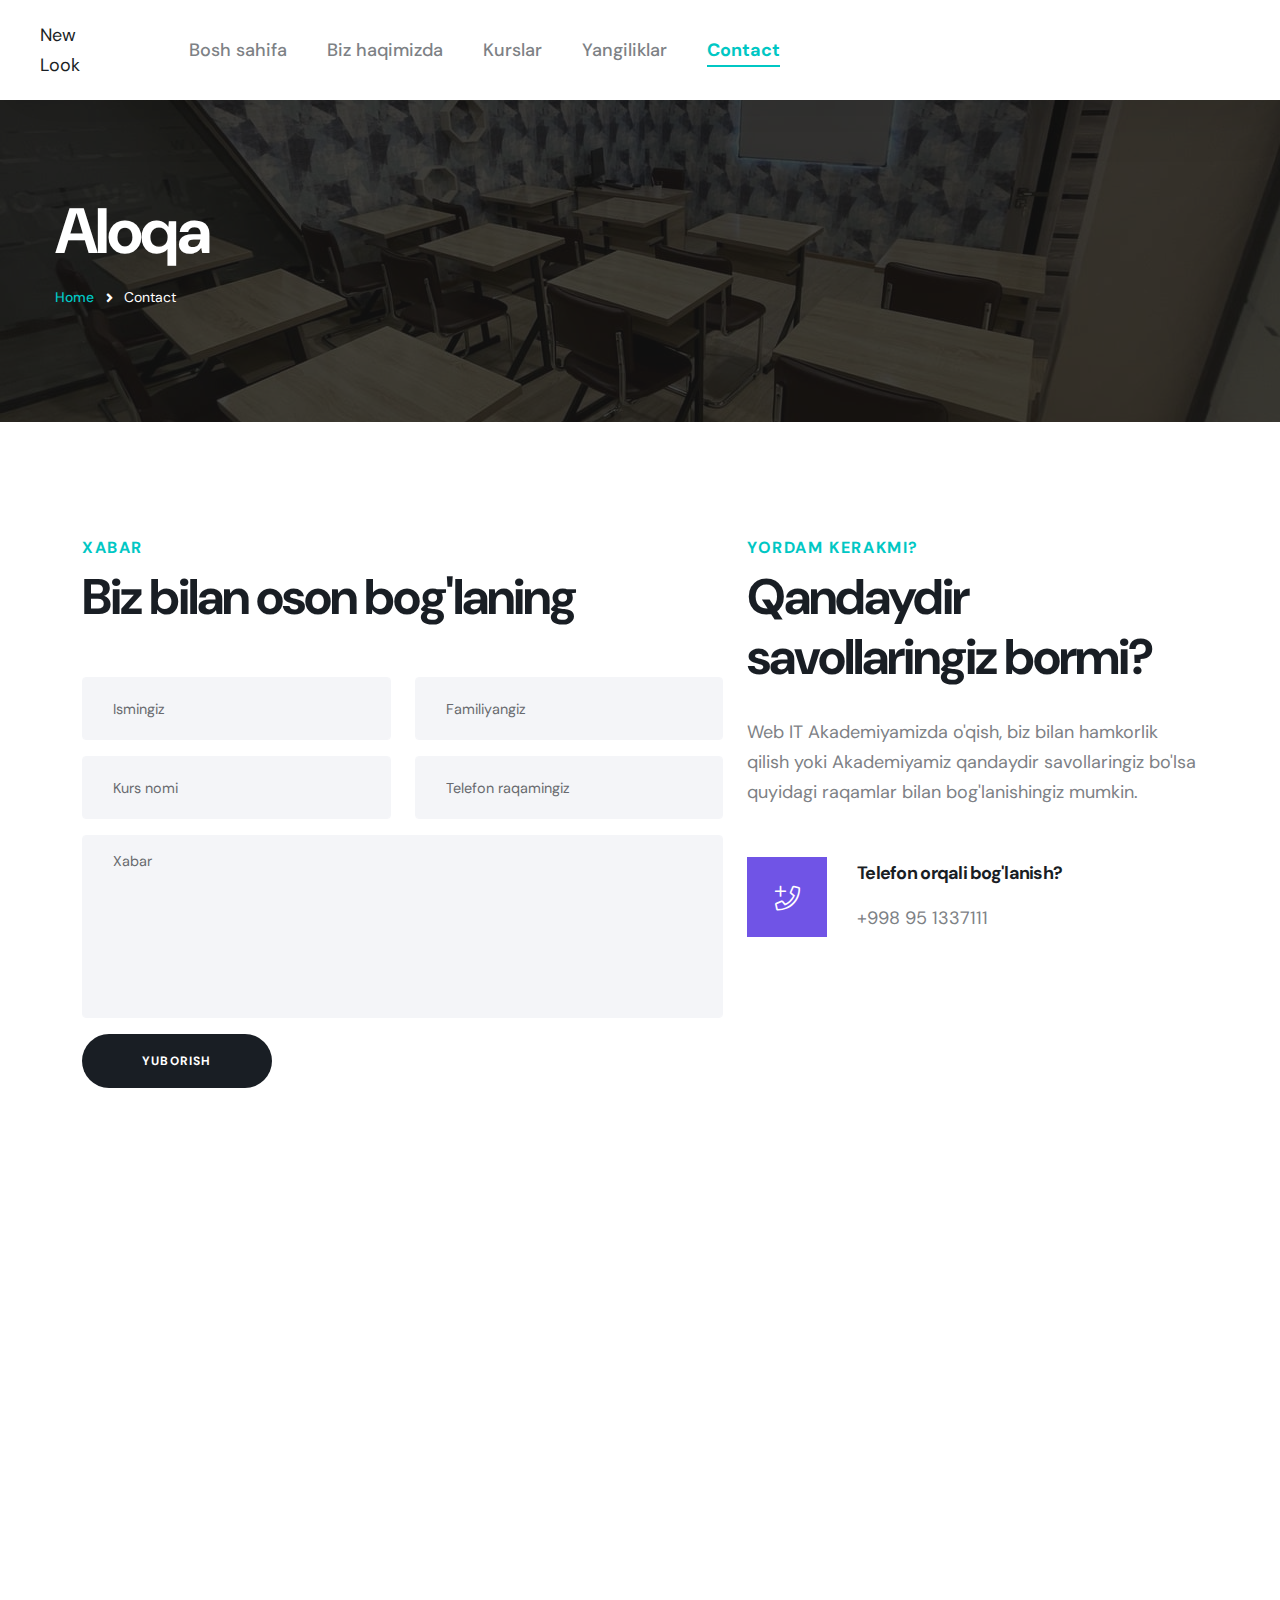
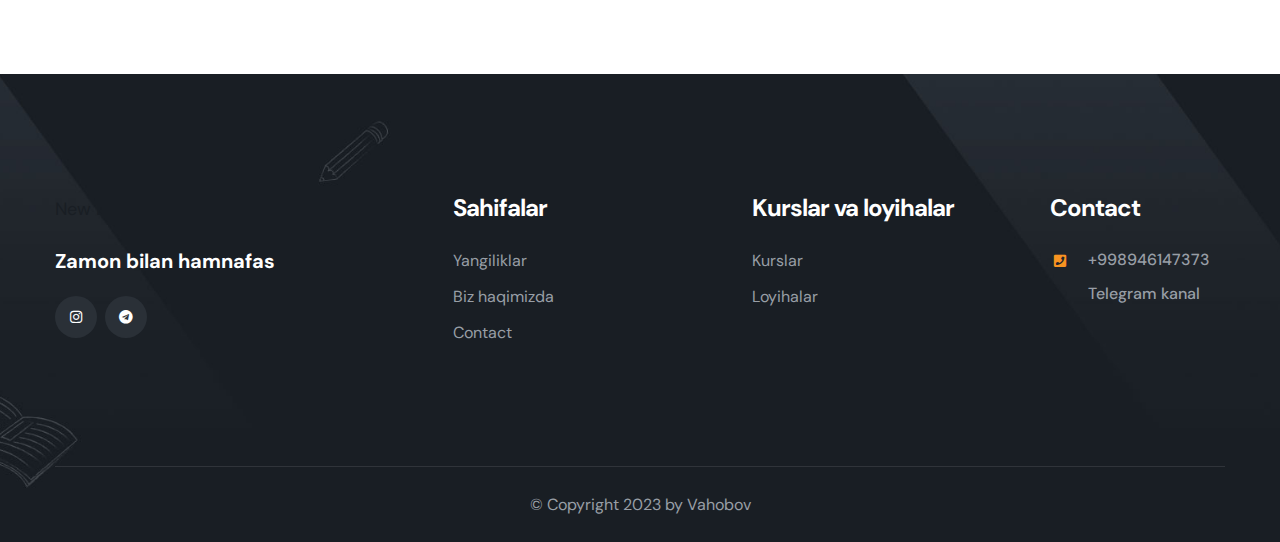
<file: page-contact.html>
<!DOCTYPE html>
<html lang="en">

<head>
	<meta charset="utf-8">
	<meta id="description" name="description" content="New Look mls shaxsiy veb sayti">
	<meta id="keywords" name="keywords"
		content="New look, newlook, Newlook, New_Look, new look IT Akademiyasi, newlook o'quv markazi">
	<meta id="name" name="itemprop" content="Newlook Mls">
	<title>New Look Academy | Aloqa</title>

	<!-- Google -->
	<meta name="google-site-verification" content="xnrkEfCIngnJzvAAFmne3nA1okjknAaHAdsMH6slK7M" />
	<meta name="googlebot" id="googlebot" content="index, follow">
	<!-- Yandeks -->
	<meta name="yandex-verification" content="0d98a88b237bac56" />
	<meta name="yandex-verification" id="yandex-verification" content="index, follow">
	<meta name="yandex" id="yandex" content="index, follow">


	<!-- Stylesheets -->
	<link href="css/bootstrap.min.css" rel="stylesheet">

	<link href="css/style.css" rel="stylesheet">
	<link href="css/responsive.css" rel="stylesheet">

	<!-- Jquery -->
	<script src="https://ajax.googleapis.com/ajax/libs/jquery/3.5.1/jquery.min.js"></script>

	<!-- Responsive -->
	<meta http-equiv="X-UA-Compatible" content="IE=edge">
	<meta name="viewport" content="width=device-width, initial-scale=1.0, maximum-scale=1.0, user-scalable=0">

	<!-- Google tag (gtag.js) -->
	<script async src="https://www.googletagmanager.com/gtag/js?id=G-E0WK15WC69"></script>
	<script>
		window.dataLayer = window.dataLayer || [];
		function gtag() { dataLayer.push(arguments); }
		gtag('js', new Date());

		gtag('config', 'G-E0WK15WC69');
	</script>
</head>

<body>

	<div class="page-wrapper">

		<!-- Preloader -->
		<!-- <div class="preloader"></div> -->

		<!-- Header-->
		<header class="main-header header-style-one">

			<!-- Main box -->
			<div class="main-box">
				<div class="logo-box">
					<div class="logo">
						<a href="index.html">
							New Look
						</a>
					</div>
				</div>

				<!--Nav Box-->
				<div class="nav-outer">

					<nav class="nav main-menu">
						<ul class="navigation">
							<li>
								<a href="index.html">Bosh sahifa</a>
							</li>
							<li>
								<a href="page-about.html">Biz haqimizda</a>
							</li>
							<li>
								<a href="page-courses.html">Kurslar</a>
							</li>
							<li>
								<a href="news-grid.html">Yangiliklar</a>
							</li>
							<li class="current">
								<a href="page-contact.html">Contact</a>
							</li>
						</ul>
					</nav>

					<div class="outer-box">
						<a href="tel:+998 95 1337111" class="info-btn">
							<i class="icon fa fa-phone"></i>
						</a>

						<a target="_blank" href="https://t.me/newlook_academy" class="theme-btn btn-style-one">
							<span class="btn-title">Telegram</span>
						</a>

						<!-- Mobile Nav toggler -->
						<div class="mobile-nav-toggler"><span class="icon lnr-icon-bars"></span></div>
					</div>
				</div>
			</div>

			<!-- Mobile Menu  -->
			<div class="mobile-menu">
				<div class="menu-backdrop"></div>

				<nav class="menu-box">
					<div class="upper-box">
						<div class="nav-logo"><a href="index.html">New Look</a>
						</div>
						<div class="close-btn"><i class="icon fa fa-times"></i></div>
					</div>

					<ul class="navigation clearfix">

					</ul>

					<!-- Call -->
					<ul class="contact-list-one">
						<li>
							<div class="contact-info-box">
								<i class="icon lnr-icon-phone-handset"></i>
								<span class="title">Call Now</span>
								<a href="tel:+998 95 1337111">+998 95 1337111</a>
							</div>
						</li>
					</ul>

					<!-- Socials -->
					<ul class="social-links">
						<li><a target="_blank" href="https://t.me/newlook_academy"><i class="fab fa-telegram"></i></a>
						</li>
						<li><a target="_blank" href="https://www.instagram.com/newlook_academy_/"><i
									class="fab fa-instagram"></i></a></li>
					</ul>
				</nav>
			</div>

			<!-- Sticky Header  -->
			<div class="sticky-header">
				<div class="auto-container">
					<div class="inner-container">
						<!--Logo-->
						<div class="logo">
							<a href="index.html">New Look</a>
						</div>

						<!--Right Col-->
						<div class="nav-outer">
							<!-- Main Menu -->
							<nav class="main-menu">
								<div class="navbar-collapse show collapse clearfix">
									<ul class="navigation clearfix">
									</ul>
								</div>
							</nav><!-- Main Menu End-->

							<!--Mobile Navigation Toggler-->
							<div class="mobile-nav-toggler">
								<span class="icon lnr-icon-bars"></span>
							</div>
						</div>
					</div>
				</div>
			</div>

		</header>

		<!-- Start main-content -->
		<section class="page-title" style="background-image:url(images/resource/bg.jpg);">
			<div class="auto-container">
				<div class="title-outer">
					<h1 class="title">Aloqa</h1>
					<ul class="page-breadcrumb">
						<li><a href="index.html">Home</a></li>
						<li>Contact</li>
					</ul>
				</div>
			</div>
		</section>

		<!--Contact Details Start-->
		<section class="contact-details">
			<div class="container ">
				<div class="row">
					<div class="col-xl-7 col-lg-6">
						<div class="sec-title">
							<span class="sub-title">Xabar</span>
							<h2>Biz bilan oson bog'laning</h2>
						</div>
						<!-- Contact Form -->
						<form action="" onsubmit=" return sendtelegram()" id="contact_form" name="contact_form">
							<div class="row">
								<div class="col-sm-6">
									<div class="mb-3">
										<input id="name2" name="Ismi" class="form-control" type="text"
											placeholder="Ismingiz" required autocomplete="off">
									</div>
								</div>
								<div class="col-sm-6">
									<div class="mb-3">
										<input id="last-name" name="Familiya" class="form-control" type="text"
											placeholder="Familiyangiz" required autocomplete="off">
									</div>
								</div>
							</div>
							<div class="row">
								<div class="col-sm-6">
									<div class="mb-3">
										<input id="cource-name" name="Kurs nomi" class="form-control required"
											type="text" placeholder="Kurs nomi" autocomplete="off" required>
									</div>
								</div>
								<div class="col-sm-6">
									<div class="mb-3">
										<input id="tel2" name="Telefon raqami" class="form-control" type="tel"
											placeholder="Telefon raqamingiz" required autocomplete="off"
											pattern="(\+998|8)[\- ]?\d{2}[\- ]?\d{3}[\- ]?\d{2}[\- ]?\d{2}">
									</div>
								</div>
							</div>
							<div class="mb-3">
								<textarea id="message" name="Xabar" class="form-control required" rows="7"
									placeholder="Xabar"></textarea>
							</div>
							<div class="mb-3">
								<input name="form_botcheck" class="form-control" type="hidden" value="" />
								<button type="submit" class="theme-btn btn-style-one"
									data-loading-text="Please wait..."><span class="btn-title">Yuborish</span></button>
							</div>
						</form>
					</div>

					<div class="col-xl-5 col-lg-6">
						<div class="contact-details__right">
							<div class="sec-title">
								<span class="sub-title">Yordam kerakmi?</span>
								<h2>Qandaydir savollaringiz bormi?</h2>
								<div class="text">Web IT Akademiyamizda o'qish, biz bilan hamkorlik qilish yoki
									Akademiyamiz qandaydir savollaringiz bo'lsa quyidagi raqamlar bilan bog'lanishingiz
									mumkin.</div>
							</div>
							<ul class="list-unstyled contact-details__info">
								<li>
									<a href="tel:+998946147373">
										<div class="icon bg-theme-color2">
											<span class="lnr-icon-phone-plus"></span>
										</div>
										<div class="text">
											<h6>Telefon orqali bog'lanish?</h6>
											<a href="tel:+998 95 1337111">+998 95 1337111</a>
										</div>
									</a>
								</li>
							</ul>
						</div>
					</div>
				</div>
			</div>
		</section>

		<!-- Divider: Google Map -->
		<section>
			<div class="container-fluid p-0">
				<div class="row">
					<iframe
						src="https://www.google.com/maps/embed?pb=!1m18!1m12!1m3!1d755.5363936681957!2d72.35413646959611!3d40.758822814051044!2m3!1f0!2f0!3f0!3m2!1i1024!2i768!4f13.1!3m3!1m2!1s0x38bced00bdfb0de1%3A0x4bf2354283015549!2sNew%20Look%20Language%26IT%20School!5e0!3m2!1sru!2s!4v1716383300467!5m2!1sru!2s"
						width="600" height="450" style="border:0;" allowfullscreen="" loading="lazy"
						referrerpolicy="no-referrer-when-downgrade"></iframe>
				</div>
			</div>
		</section>

		<!-- Main Footer -->
		<footer class="main-footer">
			<div class="bg-image zoom-two" style="background-image: url(./images/background/4.jpg)"></div>

			<!--Widgets Section-->
			<div class="widgets-section">
				<div class="auto-container">
					<div class="row">
						<!--Footer Column-->
						<div class="footer-column col-xl-4 col-lg-4 col-md-6 col-sm-12">
							<div class="footer-widget about-widget">
								<div class="logo">
									<a href="index.html">
										New Look
									</a>
								</div>
								<div class="text">Zamon bilan hamnafas</div>
								<ul class="social-icon-two">
									<li>
										<a href="https://www.instagram.com/newlook_academy_/">
											<i class="fab fa-instagram"></i>
										</a>
									</li>

									<li>
										<a target="_blank" href="https://t.me/newlook_academy">
											<i class="fab fa-telegram"></i>
										</a>
									</li>
								</ul>
							</div>
						</div>

						<!--Footer Column-->
						<div class="footer-column col-xl-3 col-lg-4 col-md-6 col-sm-12">
							<div class="footer-widget">
								<h4 class="widget-title">Sahifalar</h4>
								<ul class="user-links">
									<li><a href="news-grid.html">Yangiliklar</a></li>
									<li><a href="page-about.html">Biz haqimizda</a></li>
									<li><a href="page-contact.html">Contact</a></li>
								</ul>
							</div>
						</div>

						<!--Footer Column-->
						<div class="footer-column col-xl-3 col-lg-4 col-md-6 col-sm-12">
							<div class="footer-widget">
								<h4 class="widget-title">Kurslar va loyihalar</h4>
								<ul class="user-links">
									<li><a href="page-courses.html">Kurslar</a></li>
									<li><a href="#">Loyihalar</a></li>
								</ul>
							</div>
						</div>

						<!--Footer Column-->
						<div class="footer-column col-xl-2 col-lg-4 col-md-6 col-sm-12">
							<div class="footer-widget contact-widget">
								<h4 class="widget-title">Contact</h4>
								<div class="widget-content">
									<ul class="contact-info">
										<li>
											<i class="fa fa-phone-square"></i>
											<a href="tel:+998946147373">+998946147373</a>
										</li>
										<li>
											<a target="_blank" href="https://t.me/newlook_academy">Telegram kanal</a>
										</li>
									</ul>

								</div>
							</div>
						</div>
					</div>
				</div>
			</div>

			<!--Footer Bottom-->
			<div class="footer-bottom">
				<div class="auto-container">
					<div class="inner-container">
						<div class="copyright-text">&copy; Copyright 2023 by <a href="https://t.me/aliyevvic"
								target="_blank">Vahobov</a></div>
					</div>
				</div>
			</div>

		</footer>

	</div>


	<!-- Scroll To Top -->
	<div class="scroll-to-top scroll-to-target" data-target="html"><span class="fa fa-angle-up"></span></div>


	<script src="js/jquery.js"></script>
	<script src="js/popper.min.js"></script>
	<script src="js/bootstrap.min.js"></script>
	<script src="js/jquery.fancybox.js"></script>
	<script src="js/jquery-ui.js"></script>
	<script src="js/wow.js"></script>
	<script src="js/appear.js"></script>
	<script src="js/select2.min.js"></script>
	<script src="js/swiper.min.js"></script>
	<script src="js/owl.js"></script>
	<script src="js/bot.js"></script>
	<script src="js/script.js"></script>


</body>

</html>
</file>
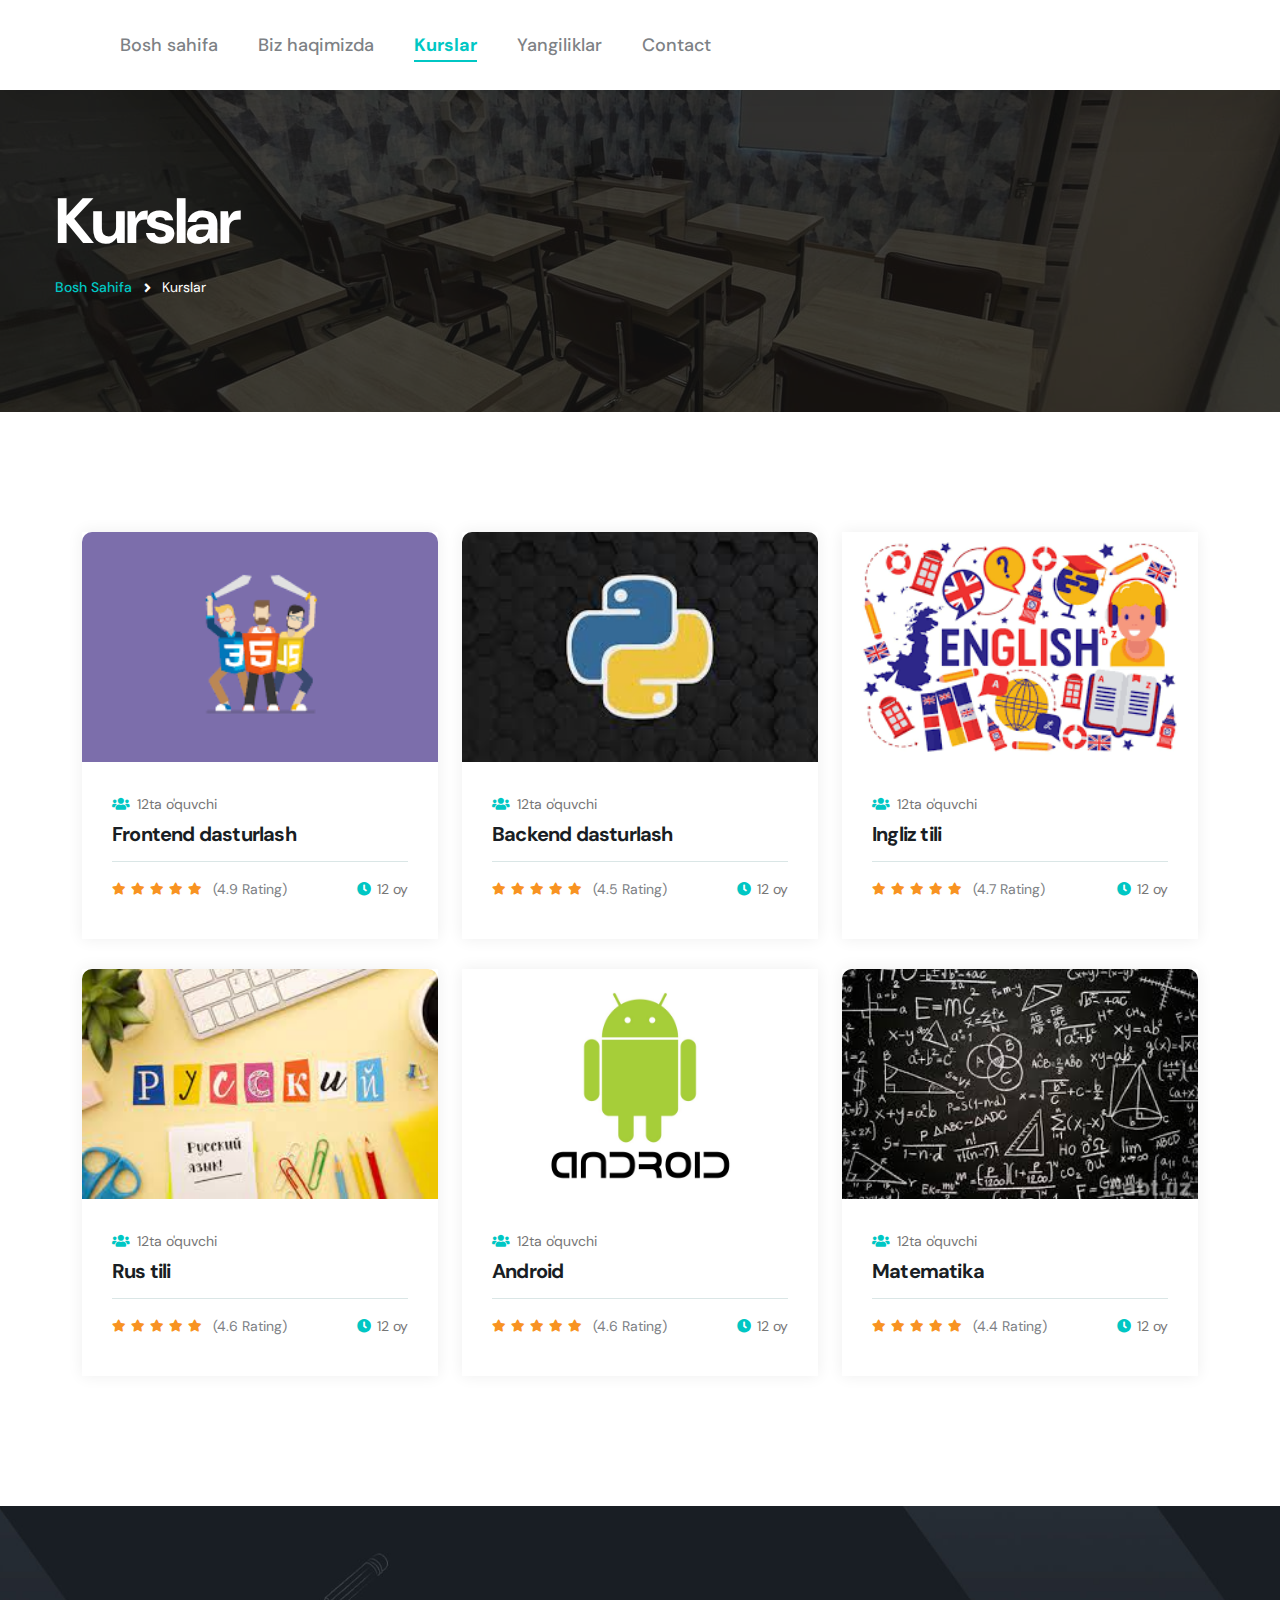
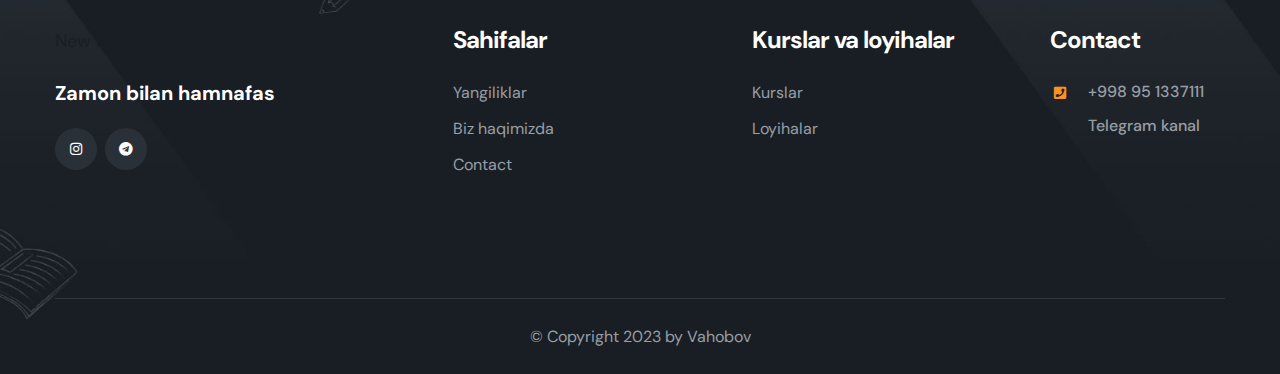
<file: page-courses.html>
<!DOCTYPE html>
<html lang="en">
<head>
	<meta charset="utf-8">
	<meta id="description" name="description" content="New Look mls shaxsiy veb sayti">
	<meta id="keywords" name="keywords"
		content="New look, newlook, Newlook, New_Look, new look IT Akademiyasi, newlook o'quv markazi">
	<meta id="name" name="itemprop" content="Newlook Mls">
	<title>New Look Academy | Kurslar</title>

	<!-- Google -->
    <meta name="googlebot" id="googlebot" content="index, follow">
    <!-- Yandeks -->
    <meta name="yandex-verification" id="yandex-verification" content="index, follow">
    <meta name="yandex" id="yandex" content="index, follow">

	<!-- Stylesheets -->
	<link href="css/bootstrap.min.css" rel="stylesheet">
	
	<link href="css/style.css" rel="stylesheet">
	<link href="css/responsive.css" rel="stylesheet">
	

	
	<!-- Responsive -->
	<meta http-equiv="X-UA-Compatible" content="IE=edge">
	<meta name="viewport" content="width=device-width, initial-scale=1.0, maximum-scale=1.0, user-scalable=0">

	<!-- Google tag (gtag.js) -->
	<script async src="https://www.googletagmanager.com/gtag/js?id=G-E0WK15WC69"></script>
	<script>
	window.dataLayer = window.dataLayer || [];
	function gtag(){dataLayer.push(arguments);}
	gtag('js', new Date());

	gtag('config', 'G-E0WK15WC69');
	</script>
	
</head>

<body>
	
	<div class="page-wrapper">
		
		<!-- Preloader -->
		<!-- <div class="preloader"></div> -->
		
		<!-- Header-->
		<header class="main-header header-style-one">
			
			<!-- Main box -->
			<div class="main-box">
				<div class="logo-box">
					<div class="logo">
						<a href="index.html">
						</a>
					</div>
				</div>
				
				<!--Nav Box-->
				<div class="nav-outer">
					
					<nav class="nav main-menu">
						<ul class="navigation">
							<li>
								<a href="index.html">Bosh sahifa</a>
							</li>
							<li>
								<a href="page-about.html">Biz haqimizda</a>
							</li>
							<li class="current">
								<a href="page-courses.html">Kurslar</a>
							</li>
							<li>
								<a href="news-grid.html">Yangiliklar</a>
							</li>
							<li>
								<a href="page-contact.html">Contact</a>
							</li>
						</ul>
					</nav>
					
					<div class="outer-box">
						<a href="tel:+998 95 1337111" class="info-btn">
							<i class="icon fa fa-phone"></i>
						</a>
						
						<a target="_blank" href="https://t.me/newlook_academy" class="theme-btn btn-style-one">
							<span class="btn-title">Telegram</span>
						</a>
						
						<!-- Mobile Nav toggler -->
						<div class="mobile-nav-toggler"><span class="icon lnr-icon-bars"></span></div>
					</div>
				</div>
			</div>
			
			<!-- Mobile Menu  -->
			<div class="mobile-menu">
				<div class="menu-backdrop"></div>
				
				<nav class="menu-box">
					<div class="upper-box">
						<div class="nav-logo"><a href="index.html">New Look</a>
						</div>
						<div class="close-btn"><i class="icon fa fa-times"></i></div>
					</div>
					
					<ul class="navigation clearfix">
						
					</ul>
					
					<!-- Call -->
					<ul class="contact-list-one">
						<li>
							<div class="contact-info-box">
								<i class="icon lnr-icon-phone-handset"></i>
								<span class="title">Call Now</span>
								<a href="tel:+998 95 1337111">+998 95 1337111</a>
							</div>
						</li>
					</ul>
					
					<!-- Socials -->
					<ul class="social-links">
						<li><a target="_blank" href="https://t.me/newlook_academy"><i class="fab fa-telegram"></i></a></li>
						<li><a target="_blank" href="https://www.instagram.com/newlook_academy_/"><i class="fab fa-instagram"></i></a></li>
					</ul>
				</nav>
			</div>
			
			<!-- Sticky Header  -->
			<div class="sticky-header">
				<div class="auto-container">
					<div class="inner-container">


						<!--Logo-->
						<div class="logo">
							<a href="index.html">New Look	></a>
						</div>
						
						<!--Right Col-->
						<div class="nav-outer">
							<!-- Main Menu -->
							<nav class="main-menu">
								<div class="navbar-collapse show collapse clearfix">
									<ul class="navigation clearfix">
									</ul>
								</div>
							</nav><!-- Main Menu End-->
							
							<!--Mobile Navigation Toggler-->
							<div class="mobile-nav-toggler">
								<span class="icon lnr-icon-bars"></span>
							</div>
						</div>
					</div>
				</div>
			</div>
			
		</header>
		
		<!-- Start main-content -->
		<section class="page-title" style="background-image:url(images/resource/bg.jpg);">
			<div class="auto-container">
				<div class="title-outer">
					<h1 class="title">Kurslar</h1>
					<ul class="page-breadcrumb">
						<li><a href="index.html">Bosh sahifa</a></li>
						<li>Kurslar</li>
					</ul>
				</div>
			</div>
		</section>
		
		<!-- Courses Section -->
		<section class="">
			<div class="container pb-100">
				<div class="row">
					
					<!-- Frontend -->
					<div class="course-block-two col-lg-4 col-md-6 col-sm-12">
						<div class="inner-box">
							<div class="image-box">
								<figure class="image">
									<img src="images/front.png" alt="Frontend">
								</figure>
								
							</div>
							<div class="content-box">
								<ul class="course-info">
									<li>
										<i class="fa fa-users"></i>12ta o'quvchi
									</li>
								</ul>
								
								<h5 class="title">Frontend dasturlash</h5>
								<div class="other-info">
									<div class="rating-box">
										<span class="text">(4.9 Rating)</span>
										<div class="rating">
											<span class="fa fa-star"></span>
											<span class="fa fa-star"></span>
											<span class="fa fa-star"></span>
											<span class="fa fa-star"></span>
											<span class="fa fa-star"></span>
										</div>
									</div>
									
									<div class="duration">
										<i class="fa fa-clock"></i> 12 oy
									</div>
								</div>
							</div>
						</div>
					</div>

					<!-- Backend -->
					<div class="course-block-two col-lg-4 col-md-6 col-sm-12">
						<div class="inner-box">
							<div class="image-box">
								<figure class="image">
									<img src="images/backend.jpg" alt="Backend">
								</figure>

							</div>
							<div class="content-box">
								<ul class="course-info">
									<li>
										<i class="fa fa-users"></i>12ta o'quvchi
									</li>
								</ul>

								<h5 class="title">Backend dasturlash</h5>
								<div class="other-info">
									<div class="rating-box">
										<span class="text">(4.5 Rating)</span>
										<div class="rating">
											<span class="fa fa-star"></span>
											<span class="fa fa-star"></span>
											<span class="fa fa-star"></span>
											<span class="fa fa-star"></span>
											<span class="fa fa-star"></span>
										</div>
									</div>

									<div class="duration">
										<i class="fa fa-clock"></i> 12 oy
									</div>
								</div>
							</div>
						</div>
					</div>

					<!-- Ingliz tili -->
					<div class="course-block-two col-lg-4 col-md-6 col-sm-12">
						<div class="inner-box">
							<div class="image-box">
								<figure class="image">
									<img src="images/english.png" alt="Ingliz tili">
								</figure>

							</div>
							<div class="content-box">
								<ul class="course-info">
									<li>
										<i class="fa fa-users"></i>12ta o'quvchi
									</li>
								</ul>

								<h5 class="title">Ingliz tili</h5>
								<div class="other-info">
									<div class="rating-box">
										<span class="text">(4.7 Rating)</span>
										<div class="rating">
											<span class="fa fa-star"></span>
											<span class="fa fa-star"></span>
											<span class="fa fa-star"></span>
											<span class="fa fa-star"></span>
											<span class="fa fa-star"></span>
										</div>
									</div>

									<div class="duration">
										<i class="fa fa-clock"></i> 12 oy
									</div>
								</div>
							</div>
						</div>
					</div>

					<!-- Rus tili -->
					<div class="course-block-two col-lg-4 col-md-6 col-sm-12">
						<div class="inner-box">
							<div class="image-box">
								<figure class="image">
									<img src="images/rus.jpg" alt="Rus tili">
								</figure>

							</div>
							<div class="content-box">
								<ul class="course-info">
									<li>
										<i class="fa fa-users"></i>12ta o'quvchi
									</li>
								</ul>

								<h5 class="title">Rus tili</h5>
								<div class="other-info">
									<div class="rating-box">
										<span class="text">(4.6 Rating)</span>
										<div class="rating">
											<span class="fa fa-star"></span>
											<span class="fa fa-star"></span>
											<span class="fa fa-star"></span>
											<span class="fa fa-star"></span>
											<span class="fa fa-star"></span>
										</div>
									</div>

									<div class="duration">
										<i class="fa fa-clock"></i> 12 oy
									</div>
								</div>
							</div>
						</div>
					</div>

					<!-- Arab tili -->
					<div class="course-block-two col-lg-4 col-md-6 col-sm-12">
						<div class="inner-box">
							<div class="image-box">
								<figure class="image">
									<img src="images/android.jpg" alt="Android">
								</figure>

							</div>
							<div class="content-box">
								<ul class="course-info">
									<li>
										<i class="fa fa-users"></i>12ta o'quvchi
									</li>
								</ul>

								<h5 class="title">Android</h5>
								<div class="other-info">
									<div class="rating-box">
										<span class="text">(4.6 Rating)</span>
										<div class="rating">
											<span class="fa fa-star"></span>
											<span class="fa fa-star"></span>
											<span class="fa fa-star"></span>
											<span class="fa fa-star"></span>
											<span class="fa fa-star"></span>
										</div>
									</div>

									<div class="duration">
										<i class="fa fa-clock"></i> 12 oy
									</div>
								</div>
							</div>
						</div>
					</div>

					<!-- Matematika -->
					<div class="course-block-two col-lg-4 col-md-6 col-sm-12">
						<div class="inner-box">
							<div class="image-box">
								<figure class="image">
									<img src="images/math.jpg" alt="Matematika">
								</figure>

							</div>
							<div class="content-box">
								<ul class="course-info">
									<li>
										<i class="fa fa-users"></i>12ta o'quvchi
									</li>
								</ul>

								<h5 class="title">Matematika</h5>
								<div class="other-info">
									<div class="rating-box">
										<span class="text">(4.4 Rating)</span>
										<div class="rating">
											<span class="fa fa-star"></span>
											<span class="fa fa-star"></span>
											<span class="fa fa-star"></span>
											<span class="fa fa-star"></span>
											<span class="fa fa-star"></span>
										</div>
									</div>

									<div class="duration">
										<i class="fa fa-clock"></i> 12 oy
									</div>
								</div>
							</div>
						</div>
					</div>
					
					
				</div>
			</div>
		</section>
		
		<!-- Main Footer -->
		<footer class="main-footer">
			<div class="bg-image zoom-two" style="background-image: url(./images/background/4.jpg)"></div>

			<!--Widgets Section-->
			<div class="widgets-section">
				<div class="auto-container">
					<div class="row">
						<!--Footer Column-->
						<div class="footer-column col-xl-4 col-lg-4 col-md-6 col-sm-12">
							<div class="footer-widget about-widget">
								<div class="logo">
									<a href="index.html">
										New Look
									</a>
								</div>
								<div class="text">Zamon bilan hamnafas</div>
								<ul class="social-icon-two">
									<li>
										<a href="https://www.instagram.com/newlook_academy_/">
											<i class="fab fa-instagram"></i>
										</a>
									</li>

									<li>
										<a href="https://t.me/newlook_academy">
											<i class="fab fa-telegram"></i>
										</a>
									</li>
								</ul>
							</div>
						</div>

						<!--Footer Column-->
						<div class="footer-column col-xl-3 col-lg-4 col-md-6 col-sm-12">
							<div class="footer-widget">
								<h4 class="widget-title">Sahifalar</h4>
								<ul class="user-links">
									<li><a href="news-grid.html">Yangiliklar</a></li>
									<li><a href="page-about.html">Biz haqimizda</a></li>
									<li><a href="page-contact.html">Contact</a></li>
								</ul>
							</div>
						</div>

						<!--Footer Column-->
						<div class="footer-column col-xl-3 col-lg-4 col-md-6 col-sm-12">
							<div class="footer-widget">
								<h4 class="widget-title">Kurslar va loyihalar</h4>
								<ul class="user-links">
									<li><a href="page-courses.html">Kurslar</a></li>
									<li><a href="#">Loyihalar</a></li>
								</ul>
							</div>
						</div>

						<!--Footer Column-->
						<div class="footer-column col-xl-2 col-lg-4 col-md-6 col-sm-12">
							<div class="footer-widget contact-widget">
								<h4 class="widget-title">Contact</h4>
								<div class="widget-content">
									<ul class="contact-info">
										<li>
											<i class="fa fa-phone-square"></i>
											<a href="tel:+998 95 1337111">+998 95 1337111</a>
										</li>
										<li>
											<a target="_blank" href="https://t.me/newlook_academy">Telegram kanal</a>
										</li>
									</ul>

								</div>
							</div>
						</div>
					</div>
				</div>
			</div>

			<!--Footer Bottom-->
			<div class="footer-bottom">
				<div class="auto-container">
					<div class="inner-container">
						<div class="copyright-text">&copy; Copyright 2023 by <a href="https://t.me/aliyevvic" target="_blank">Vahobov</a></div>
					</div>
				</div>
			</div>
			
		</footer>
		
	</div>
	
	
	<!-- Scroll To Top -->
	<div class="scroll-to-top scroll-to-target" data-target="html"><span class="fa fa-angle-up"></span></div>
	
	
	<script src="js/jquery.js"></script>
	<script src="js/popper.min.js"></script>
	<script src="js/bootstrap.min.js"></script>
	<script src="js/jquery.fancybox.js"></script>
	<script src="js/jquery-ui.js"></script>
	<script src="js/wow.js"></script>
	<script src="js/appear.js"></script>
	<script src="js/select2.min.js"></script>
	<script src="js/swiper.min.js"></script>
	<script src="js/owl.js"></script>
	<script src="js/script.js"></script>
</body>
</html>
</file>
<file: css/responsive.css>
/* Oitech | IT Solutions & Technology HTML Template  */

@media only screen and (max-width: 1700px){
	.about-section-three .image-column .author-info{
		left: 100px;
	}

	.header-style-one .logo-box{
		min-width: auto;
		margin-right: 40px;
	}
}

@media only screen and (max-width: 1439px){

	.main-header .main-box .outer-box .theme-btn,
	.main-header .info-btn{
		display: none;
	}


	.main-menu .navigation > li{
		margin-right: 40px;
	}

	.about-section .image-column .inner-column{
		margin-left: 0;
		padding-right: 0
	}

	.about-section .content-column .inner-column{
		padding-left: 0;
	}

	.about-section-three .image-column .author-info{
		left: 25%;
	}

	.faqs-section .image-column .inner-column{
		padding-right: 0;
		margin-left: -400px
	}
}


@media only screen and (max-width: 1199px){
	.about-section-three .content-column .info-box,
	.about-section-three .content-column .btn-box .float-icon,
	.about-section-three .image-column .inner-column .anim-icons,
	.testimonial-section .owl-dots,
	.feature-block .inner-box:before,
	.big-ipad-hidden{
		display: none !important;
	}

	.main-slider h1{
		font-size: 74px	
	}

	.call-to-action .image-column .image{
		margin-top: 0;
	}

	.about-section-three .image-column .inner-column{
		padding-right: 0;
	}

	.signup-section-two .form-column .inner-column{
		padding-left: 0;
	}

	.signup-form-two form{
		padding: 60px 30px;
	}

	.about-section-two .content-column .inner-column{
		padding-left: 0;
	}

	.about-block.style-two{
		margin-top: 0;
	}
}


@media only screen and (min-width: 768px){
	.main-menu .navigation > li > ul,
	.main-menu .navigation > li > ul > li > ul{
		display:block !important;
		visibility:hidden;
		opacity:0;
	}
}


@media only screen and (max-width: 1023px){
	.header-style-one .logo-box {
		padding: 10px 20px;
		min-height: auto;
		margin-right: 0;
	}

	.main-header .main-box .outer-box {
		padding: 0;
	}

	.header-style-one .main-box {
		padding-right: 20px;
	}
	
	.header-top,
	.header-style-two .header-lower,
	.header-style-two .contact-info-outer,
	.main-header .main-menu {
		display: none;
	}

	.main-header .logo {
		min-width: auto;
	}

	.main-header .logo img,
	.sticky-header .logo img {
		width: auto;
		max-width: none;
		max-height: 45px;
		max-width: 100%;
	}

	.mobile-nav-toggler {
		display: block;
		margin-left: 20px;
	}

	.main-header .ui-btn {
		font-size: 24px;
		line-height: 35px;
		margin-left: 15px;
	}


	.main-header .main-box .nav-outer {
		width: auto;
	}

	.main-header .main-box{
		justify-content: space-between;
	}

	.main-slider h1 {
		font-size: 72px;
		letter-spacing: 0;	
	}

	.about-section .icon-paper-plan,
	.ipad-hidden{
		display: none !important
	}

	.signup-section .form-column .inner-column{
		margin-left: 0;
	}

	.signup-section .outer-box{
		padding: 120px 70px;
	}

	.call-to-action .image-column .image{
		margin-left: 0;
		margin-right: -15px;
	}

	.call-to-action .title-column .sec-title{
		text-align: center;
	}

	.call-to-action .title-column .style-font{
		margin-left: 0;
	}

	.testimonial-section .sec-title h2 br{
		display: none;
	}

	.about-section-two .content-column .inner-column{
		padding-left: 0;
	}

	.about-section-two .image-column .image img{
		width: 100%
	}

	.about-section .content-column,
	.about-section-two .content-column{
		order: 0 !important;
	}

	.about-section .content-column .inner-column{
		padding-top: 0;
	}

	.faqs-section .bg-image,
	.video-section .video-box .float-icon,
	.faqs-section .image-column,
	.category-block-two .title br{
		display: none;
	}

	.about-section-three .content-column{
		order: 0 !important;
	}

	.about-section-three .image-column .inner-column{
		margin-left: 0;
	}

	.about-section-three .image-column .inner-column .image img{
		width: 100%;
	}

	.video-section .outer-box{
		flex-direction: column;
		text-align: center;
	}

	.video-section .video-box{
		justify-content: center;
		padding: 0;
	}

	.signup-section-two .title-column .inner-column{
		margin-right: 0;
	}

	.signup-section-two .form-column .signup-form-two{
		margin-top: -50px;
	}

	.about-section-four .content-column .sec-title .text{
		max-width: 100%;
	}

	.about-section-four .image-column .inner-column{
		padding-top: 0;
	}

	.about-section-four .image-column .image-box{
		margin-right: 0;
	}

	.news-section-two .carousel-column .carousel-outer{
		margin-right: -100px
	}

	.news-section-two .carousel-column .news-block{
		padding: 10px 10px 30px;
	}

	.header-style-two .header-upper .logo-box .logo{
		padding: 10px 0;
	}
}

@media only screen and (max-width: 767px){

	.main-header .main-box .outer-box .ui-btn-outer{
		margin-left: 0;
	}

	.main-slider h1{
		font-size: 52px;
		line-height: 1em;
	}

	.main-slider .theme-btn{
		padding: 10px 30px;
		min-width: 150px !important;
	}

	.main-slider .text{
		font-size: 18px;
		line-height: 26px;
	}

	.sec-title h2{
		font-size: 42px;
	}

	.sec-title h1{
		font-size: 52px;
	}

	.call-to-action .title-column .style-font{
		font-size: 32px;
	}

	.sec-title h2 br,
	.courses-section .courses-carousel .owl-nav{
		display: none;
	}

	.courses-section .bottom-text .content{
		display: block;
		padding: 20px 30px;
		text-align: center;
		line-height: 24px;
	}

	.courses-section .bottom-text .content strong{
		display: block;
		margin-right: 0;
	}

	.courses-section .bottom-text .content .theme-btn{
		margin-top: 10px;
		margin-left: 0;
		display: block;
	}

	.feature-block .inner-box{
		text-align: center;
		padding-left: 0;
	}

	.feature-block .icon{
		position: relative;
		display: inline-block;
		margin-bottom: 10px;
	}

	.testimonial-section .carousel-outer{
		margin-right: -15px;
	}

	.news-section-two .carousel-column .carousel-outer{
		margin-right: 0;
	}

	.about-section-three .image-column .author-info{
		animation: none;
	}
}



@media only screen and (max-width: 599px){
	.main-slider h1 {
		font-size: 48px;
		line-height: 1em;
	}
	
	.main-slider .title{
		font-size: 14px;
	}

	.main-slider .text{
		max-width: 300px
	}

	.sec-title .text br,
	.main-slider .text br {
		display: none;
	}

	.list-style-one.two-column li{
		width: 100%;
	}

	.about-section .image-column .image-2{
		position: relative;
		right: 0;
		margin-top: 20px;
	}

	.about-section .experience{
		right: auto;
		left: 0;
	}

	.video-section .title-box .title br,
	.signup-section .icon-paper-clip{
		display:none;
	}


	.signup-section .outer-box{
		padding: 50px 30px;
	}

	.testimonial-block .content-box{
		padding: 55px 30px 30px;
	}

	.testimonial-block .content-box .thumb{
		height: 100px;
		width: 120px;
	}

	.testimonial-block .info-box{
		padding-left: 0;
	}

	.testimonial-block .info-box .icon-quote{
		position: relative;
		display: inline-block;
		margin-bottom: 10px;
	}

	.testimonial-block .content-box:before{
		width: 200px;
		background-position: right top;
	}

	.testimonial-block .content-box .text{
		font-size: 16px;
		line-height: 24px;
	}

	.video-section .title-box .title,
	.sec-title h2{
		font-size: 32px;
	}

	.event-block .content-box{
		padding-left: 0;
		padding-right: 0;
	}

	.event-block .image-box{
		position: relative;
		margin-bottom: 20px;
	}

	.about-section-four .image-column .caption-box{
		position: relative;
		padding: 20px;
		text-align: center;
		border-radius: 0;
	}

	.about-section-four .image-column .caption-box .inner{
		padding-left: 0;
	}

	.about-section-four .image-column .caption-box .icon{
		position: relative;
		display: inline-block;
		margin-bottom: 10px;
	}

	.about-section-four .content-column .counter-info-box .inner{
		padding-left: 0;
	}

	.about-section-four .content-column .counter-info-box .count-box{
		position: relative
	}

	.pricing-block .inner-box{
		padding-left: 40px;
	}

	.time-counter-two{
		width: 100%;
		flex-wrap: wrap
	}

	.time-counter-two .counter-column{
		margin-bottom: 20px;
	}

	.about-section-three .image-column .author-info{
		position: relative;
		left: 0;
		top: 0;
		padding: 25px 30px;
		text-align: center;
	}

	.about-section .image-column .image-2 img{
		max-width: 100%;
	}

	.about-section-four .content-column .counter-info-box{
		padding: 30px 30px;
	}
}




@media only screen and (max-width: 424px){
	.main-slider h1 {
		font-size: 32px;
		line-height: 1em;
	}
}

@media (max-width:600px) {
	#hero-img-change.tp-caption.tp-resizeme{
	  top: -37px;
	  right: 20px;
	}
  }
</file>
<file: css/style.css>
/* Edulerns | Education HTML Template

Template Name: Edulerns
Version: 1.0.0
License: copyright commercial

/************ TABLE OF CONTENTS ***************
1. Fonts
2. Reset
3. Global Settings
4. Main Header / TWO
5. Sticky Header 
6. Mobile Menu
7. Section Title
8. Page Title
9. Main Slider
10. About Section / Two / Three / Four
11. Courses Section / Two
12. Features Section / Two
13. Categories Section / Two
14. Fun Fact Section / Two
15. FAQ's Sectiom
16. SignUp Sectiom / Two
17. team Section
18. Video Section
19. Pricing Section
20. Gallery Section
21. Event Section
22. Call To Action
23. Testimonial Section
24. Countdown Section
25. News Section / Two
26. Clients Section
27. Main Footer
**********************************************/
@import url("https://fonts.googleapis.com/css2?family=DM+Sans:ital,wght@0,400;0,500;0,700;1,400;1,500;1,700&family=Satisfy&family=Space+Grotesk:wght@300;400;500;600;700&display=swap");
@import url("animate.css");
@import url("owl.css");
@import url("swiper.min.css");
@import url("jquery.fancybox.min.css");
@import url("jquery-ui.css");
@import url("linear.css");
@import url("select2.min.css");
@import url("fontawesome-all.css");
@import url("flaticon.css");
@import url("tm-bs-mp.css");
@import url("tm-utility-classes.css");

:root {
  --theme-color1: #191e24;
  --theme-color2: #00c7c4;
  --theme-color3: #7054e6;
  --theme-color4: #f89321;
  --theme-color5: #ef5c72;
  --bg-theme-color1: var(--theme-color1);
  --bg-theme-color2: var(--theme-color2);
  --bg-theme-color3: var(--theme-color3);
  --bg-theme-color4: var(--theme-color4);
  --bg-theme-color5: var(--theme-color5);
  --border-theme-color1: var(--theme-color1);
  --border-theme-color2: var(--theme-color2);
  --border-theme-color3: var(--theme-color3);
  --border-theme-color4: var(--theme-color4);
  --border-theme-color5: var(--theme-color5);
  --text-color-bg-theme-color1: #fff;
  --text-color-bg-theme-color2: #164333;
  --text-color-bg-theme-color3: #fff;
  --text-color-bg-theme-color4: #fff;
  --text-color-bg-theme-color5: #fff;
  --text-color: #7d8185;
  --headings-color: var(--theme-color1);
  --link-color: var(--theme-color1);
  --link-hover-color: var(--theme-color1);
  --text-font: "DM Sans", sans-serif;
  --title-font: "DM Sans", sans-serif;
  --style-font: "Reey";
  --body-font-size: 18px;
  --body-line-height: 30px;
  --body-font-weight: 400;
  --line-height-heading-h1: 1em;
  --line-height-heading: 1.2em;
  --line-height-heading-small: 1.4em;
  --h1-font-size: 84px;
  --h2-font-size: 50px;
  --h3-font-size: 36px;
  --h4-font-size: 24px;
  --h5-font-size: 20px;
  --h6-font-size: 18px;
  --h1-font-weight: 700;
  --h2-font-weight: 700;
  --h3-font-weight: 700;
  --h4-font-weight: 700;
  --h5-font-weight: 700;
  --h6-font-weight: 700;
  --sec-title-subtitle-color: var(--theme-color2);
  --sec-title-subtitle-font-size: 16px;
  --sec-title-subtitle-font-family: var(--text-font);
  --sec-title-subtitle-font-weight: 700;
  --sec-title-subtitle-line-height: 1.1em;
  --sec-title-color: var(--headings-color);
  --sec-title-font-size: var(--h2-font-size);
  --sec-title-font-family: var(--title-font);
  --sec-title-font-weight: var(--h2-font-weight);
  --theme-light-background: #f8f6f1;
  --theme-light-background-text-color: var(--headings-color);
  --theme-black: #222429;
  --container-width: 1200px;
  --small-container-width: 1000px;
  --large-container-width: 1550px;
  --container-pt: 120px;
  --container-pb: 120px;
}

/*
 * typography.scss
 * -----------------------------------------------
*/
::-moz-selection {
  background: var(--theme-color1);
  color: #fff;
  text-shadow: none;
}

.index__html {
  object-fit: cover;
}

::selection {
  background: var(--theme-color1);
  color: #fff;
  text-shadow: none;
}

::-moz-selection {
  background: var(--theme-color1);
  /* Firefox */
  color: #fff;
  text-shadow: none;
}

::-webkit-selection {
  background: var(--theme-color1);
  /* Safari */
  color: #fff;
  text-shadow: none;
}

:active,
:focus {
  outline: none !important;
}

::-webkit-input-placeholder {
  color: #7c858c;
}

::-moz-input-placeholder {
  color: #7c858c;
}

::-ms-input-placeholder {
  color: #7c858c;
}

body {
  background-color: #fff;
  background-attachment: fixed;
  -ms-word-wrap: break-word;
  word-wrap: break-word;
  counter-reset: my-sec-counter;
  -webkit-font-smoothing: antialiased;
  -moz-font-smoothing: antialiased;
  color: var(--text-color);
  font-size: var(--body-font-size);
  font-family: var(--text-font);
  font-weight: var(--body-font-weight);
  line-height: var(--body-line-height);
}

p,
.text {
  color: var(--text-color);
  font-size: var(--body-font-size);
  font-family: var(--text-font);
  font-weight: var(--body-font-weight);
  line-height: var(--body-line-height);
}

/* -------- Headings ---------- */
h1,
h2,
h3,
h4,
h5,
h6 {
  color: var(--headings-color);
  font-family: var(--title-font);
  position: relative;
  line-height: var(--line-height-heading-);
}

h1 small,
h1 .small,
h2 small,
h2 .small,
h3 small,
h3 .small,
h4 small,
h4 .small,
h5 small,
h5 .small,
h6 small,
h6 .small {
  font-weight: normal;
  line-height: 1;
  color: var(--headings-color);
}

h1 a,
h2 a,
h3 a,
h4 a,
h5 a,
h6 a {
  color: inherit;
  font-weight: inherit;
}

h1,
h2,
h3,
h4,
h5,
h6 {
  margin-bottom: 1rem;
  letter-spacing: -0.04em;
}

h1 {
  font-size: var(--h1-font-size);
  font-weight: var(--h1-font-weight);
  line-height: var(--line-height-heading-h1);
}

h2 {
  font-size: var(--h2-font-size);
  font-weight: var(--h2-font-weight);
  line-height: var(--line-height-heading);
}

h3 {
  font-size: var(--h3-font-size);
  font-weight: var(--h3-font-weight);
  line-height: var(--line-height-heading);
}

h4 {
  font-size: var(--h4-font-size);
  font-weight: var(--h4-font-weight);
  line-height: var(--line-height-heading);
}

h5 {
  font-size: var(--h5-font-size);
  font-weight: var(--h5-font-weight);
  line-height: var(--line-height-heading);
}

h6 {
  font-size: var(--h6-font-size);
  font-weight: var(--h6-font-weight);
  line-height: var(--line-height-heading-small);
}

/* -------- Body Text ---------- */
table p {
  margin-bottom: 0;
}

p {
  margin-bottom: 20px;
}

p a:not(.button):not(.btn):hover,
p a:not(.button):not(.btn):focus {
  text-decoration: underline;
}

/* -------- other ---------- */
a {
  color: var(--link-color);
  text-decoration: none;
  font-weight: var(--body-font-weight);
  cursor: pointer;
  -webkit-transition: all 0.3s ease;
  transition: all 0.3s ease;
}

a:hover,
a:focus {
  color: inherit;
  text-decoration: none;
  outline: none;
}

a b,
a strong {
  -webkit-transition: all 0.3s ease;
  transition: all 0.3s ease;
}

a img {
  border: none;
}

pre,
ul,
ol,
dl,
dd,
blockquote,
address,
table,
fieldset {
  margin-bottom: 10px;
}

ol,
ul {
  list-style-position: inside;
  margin: 0;
  padding: 0;
}

b,
strong {
  color: #333;
  font-weight: var(--body-font-weight-bold);
}

iframe {
  border: none !important;
}

/*
 * container.scss
 * -----------------------------------------------
*/
.container .container {
  width: 100%;
}

.container .container,
.container .container-fluid,
.container-fluid .container,
.container-fluid .container-fluid {
  padding-left: 0;
  padding-right: 0;
}

section>.container,
section>.container-fluid {
  padding-top: var(--container-pt);
  padding-bottom: var(--container-pt);
}

@media (min-width: 1400px) {

  .container,
  .container-lg,
  .container-md,
  .container-sm,
  .container-xl,
  .container-xxl {
    max-width: var(--container-width);
  }
}

/*=== Default Form ===*/
.form-control,
.input-text {
  height: calc(2.25rem + 27px);
  padding: 14px 30px;
  outline: 0;
  background-color: #f4f5f8;
  border: 1px solid #f4f5f8;
  color: #686a6f;
  font-size: 0.9rem;
  width: 100%;
}

.form-control::-webkit-input-placeholder,
.input-text::-webkit-input-placeholder {
  color: #686a6f;
  opacity: 1;
}

.form-control::-moz-placeholder,
.input-text::-moz-placeholder {
  color: #686a6f;
  opacity: 1;
}

.form-control:-ms-input-placeholder,
.input-text:-ms-input-placeholder {
  color: #686a6f;
  opacity: 1;
}

.form-control::-ms-input-placeholder,
.input-text::-ms-input-placeholder {
  color: #686a6f;
  opacity: 1;
}

.form-control::placeholder,
.input-text::placeholder {
  color: #686a6f;
  opacity: 1;
}

.form-control:-ms-input-placeholder,
.input-text:-ms-input-placeholder {
  color: #686a6f;
}

.form-control::-ms-input-placeholder,
.input-text::-ms-input-placeholder {
  color: #686a6f;
}

textarea.form-control {
  height: auto;
  padding-top: 15px;
  padding-bottom: 15px;
}

@font-face {
  font-family: "Reey";
  src: url("../fonts/Reey-Regular.woff2") format("woff2"), url("../fonts/Reey-Regular.woff") format("woff");
  font-weight: normal;
  font-style: normal;
  font-display: swap;
}

/*** 

====================================================================
Reset
====================================================================

***/
* {
  margin: 0px;
  padding: 0px;
  border: none;
  outline: none;
  font-size: 100%;
}

/*** 

====================================================================
Global Settings
====================================================================

***/
textarea {
  overflow: hidden;
  resize: none;
}

button {
  outline: none !important;
  cursor: pointer;
}

img {
  display: inline-block;
  max-width: 100%;
  height: auto;
}

ul,
li {
  list-style: none;
  padding: 0px;
  margin: 0px;
}

.title a {
  color: inherit;
}

.color1 {
  color: var(--theme-color1);
}

.color2 {
  color: var(--theme-color2);
}

.color3 {
  color: var(--theme-color3);
}

.color4 {
  color: var(--theme-color4);
}

.color5 {
  color: var(--theme-color5);
}

.style-font {
  font-family: var(--style-font);
}

.page-wrapper {
  position: relative;
  margin: 0 auto;
  width: 100%;
  min-width: 300px;
  overflow: hidden;
  z-index: 99;
  background-color: #ffffff;
}

.large-container {
  position: static;
  max-width: var(--large-container-width);
  padding: 0px 15px;
  margin: 0 auto;
  width: 100%;
}

.auto-container {
  position: static;
  max-width: var(--container-width);
  padding: 0px 15px;
  margin: 0 auto;
  width: 100%;
}

.small-container {
  position: static;
  max-width: var(--small-container-width);
  padding: 0px 15px;
  margin: 0 auto;
  width: 100%;
}

.pull-right {
  float: right;
}

.pull-left {
  float: left;
}

.dropdown-toggle::after {
  display: none;
}

.bg-image {
  position: absolute;
  left: 0;
  top: 0;
  height: 100%;
  width: 100%;
  background-repeat: no-repeat;
  background-position: center;
  background-size: cover;
}

/*=======================
    Preloader
=======================*/
.preloader {
  position: fixed;
  left: 0px;
  top: 0px;
  width: 100%;
  height: 100%;
  z-index: 999999;
  background-color: #ffffff;
}

.preloader:after {
  position: absolute;
  left: 50%;
  top: 50%;
  height: 100px;
  width: 100px;
  margin-left: -50px;
  margin-top: -60px;
  background-position: center center;
  background-repeat: no-repeat;
  background-image: url(../images/icons/preloader.gif);
  background-size: 60px;
  content: "";
}

.preloader:before {
  position: absolute;
  top: 50%;
  left: 0;
  right: 0;
  width: 100%;
  text-align: center;
  margin: 0 auto;
  margin-top: 15px;
  color: var(--theme-color1);
  font-weight: 700;
  font-size: 12px;
  letter-spacing: 1px;
  text-transform: uppercase;
  -webkit-transition: none;
  transition: none;
  content: "Loading";
}

/*=======================
Scroll To Top style
=======================*/
.scroll-to-top {
  position: fixed;
  right: 20px;
  bottom: 20px;
  width: 40px;
  font-size: 16px;
  line-height: 40px;
  color: #ffffff;
  text-align: center;
  cursor: pointer;
  background-color: var(--theme-color2);
  z-index: 100;
  display: none;
  border-radius: 50%;
  margin: 0 auto;
  -webkit-box-shadow: 0 0 5px rgba(0, 0, 0, 0.1);
  box-shadow: 0 0 5px rgba(0, 0, 0, 0.1);
  -webkit-transition: all 300ms ease;
  transition: all 300ms ease;
}

.scroll-to-top:hover {
  background: var(--theme-color1);
  color: #ffffff;
}

/*Social Icon One*/
.social-icon-one {
  position: relative;
  display: -webkit-box;
  display: -ms-flexbox;
  display: flex;
  -ms-flex-wrap: wrap;
  flex-wrap: wrap;
}

.social-icon-one li {
  position: relative;
}

.social-icon-one li a {
  position: relative;
  display: block;
  line-height: 40px;
  height: 40px;
  width: 40px;
  border-radius: 50%;
  margin-right: 10px;
  text-align: center;
  font-size: 14px;
  color: var(--theme-color1);
  background-color: rgba(25, 30, 35, 0.1);
  -webkit-transition: all 300ms ease;
  transition: all 300ms ease;
}

.social-icon-one li a:hover {
  color: #ffffff;
  background-color: var(--bg-theme-color1);
}

.social-icon-one.light li a {
  color: #ffffff;
}

.social-icon-one.light li a:hover {
  background-color: var(--bg-theme-color1);
  color: #ffffff;
}

/*Social Icon Two*/
.social-icon-two {
  position: relative;
  display: -webkit-box;
  display: -ms-flexbox;
  display: flex;
}

.social-icon-two li {
  position: relative;
  display: -webkit-box;
  display: -ms-flexbox;
  display: flex;
  margin-left: 8px;
}

.social-icon-two li:first-child {
  margin-left: 0;
}

.social-icon-two li a {
  position: relative;
  display: block;
  line-height: 42px;
  height: 42px;
  width: 42px;
  border-radius: 50%;
  text-align: center;
  font-size: 14px;
  color: #ffffff;
  border-radius: 50%;
  background-color: #2a3037;
  -webkit-transition: all 300ms ease;
  transition: all 300ms ease;
}

.social-icon-two li a:hover {
  color: #ffffff;
  background-color: var(--bg-theme-color2);
}

/*Social Icon Three*/
.social-icon-three {
  position: relative;
  display: -webkit-box;
  display: -ms-flexbox;
  display: flex;
  -webkit-box-align: center;
  -ms-flex-align: center;
  align-items: center;
  -ms-flex-wrap: wrap;
  flex-wrap: wrap;
}

.social-icon-three li {
  position: relative;
  margin-left: 20px;
}

.social-icon-three li a {
  position: relative;
  display: block;
  line-height: 40px;
  text-align: center;
  font-size: 15px;
  color: #2f3529;
  border-radius: 50%;
  -webkit-transition: all 300ms ease;
  transition: all 300ms ease;
}

.social-icon-three li a:hover {
  color: var(--theme-color2);
}

/*======================
    List Style One 
======================*/
.list-style-one {
  position: relative;
  margin-bottom: 30px;
}

.list-style-one li {
  position: relative;
  padding-left: 70px;
  min-height: 50px;
  font-size: 20px;
  line-height: 30px;
  color: var(--theme-color1);
  font-weight: 700;
  display: -webkit-box;
  display: -ms-flexbox;
  display: flex;
  -webkit-box-orient: vertical;
  -webkit-box-direction: normal;
  -ms-flex-direction: column;
  flex-direction: column;
  -webkit-box-pack: center;
  -ms-flex-pack: center;
  justify-content: center;
  margin-bottom: 20px;
  padding-right: 20px;
  letter-spacing: -0.01em;
}

.list-style-one li:hover .icon {
  -webkit-transform: scale(-1) rotate(-180deg);
  transform: scale(-1) rotate(-180deg);
}

.list-style-one li .icon {
  position: absolute;
  left: 0;
  top: 0;
  display: -webkit-box;
  display: -ms-flexbox;
  display: flex;
  -webkit-box-align: center;
  -ms-flex-align: center;
  align-items: center;
  -webkit-box-pack: center;
  -ms-flex-pack: center;
  justify-content: center;
  color: #fff;
  font-size: 18px;
  height: 50px;
  width: 50px;
  border-radius: 50%;
  background-color: var(--bg-theme-color5);
  -webkit-box-shadow: 0 10px;
  box-shadow: 0 10px;
  -webkit-transition: all 300ms ease;
  transition: all 300ms ease;
}

.list-style-one li:nth-child(4n+2) .icon {
  background-color: var(--bg-theme-color3);
}

.list-style-one li:nth-child(4n+3) .icon {
  background-color: var(--bg-theme-color4);
}

.list-style-one li:nth-child(4n+4) .icon {
  background-color: var(--bg-theme-color2);
}

.list-style-one.two-column {
  display: -webkit-box;
  display: -ms-flexbox;
  display: flex;
  -ms-flex-wrap: wrap;
  flex-wrap: wrap;
}

.list-style-one.two-column li {
  width: 50%;
}

/*======================
    List Style Two
======================*/
.list-style-two {
  position: relative;
  margin-bottom: 30px;
}

.list-style-two li {
  position: relative;
  padding-left: 35px;
  font-size: 18px;
  line-height: 26px;
  color: var(--theme-color1);
  font-weight: 700;
  display: -webkit-box;
  display: -ms-flexbox;
  display: flex;
  -webkit-box-orient: vertical;
  -webkit-box-direction: normal;
  -ms-flex-direction: column;
  flex-direction: column;
  -webkit-box-pack: center;
  -ms-flex-pack: center;
  justify-content: center;
  margin-bottom: 12px;
  padding-right: 20px;
  letter-spacing: -0.01em;
}

.list-style-two li .icon {
  position: absolute;
  left: 0;
  top: 0;
  color: var(--theme-color2);
  font-size: 18px;
  line-height: 26px;
}

.list-style-two.two-column {
  display: -webkit-box;
  display: -ms-flexbox;
  display: flex;
  -ms-flex-wrap: wrap;
  flex-wrap: wrap;
}

.list-style-two.two-column li {
  width: 50%;
}

/*======================
    Tabs Box
======================*/
.tabs-box {
  position: relative;
}

.tabs-box .tab {
  display: none;
}

.tabs-box .active-tab {
  display: block;
}

/*======================
    Media Play Button 
======================*/
.play-now {
  position: relative;
  display: block;
  z-index: 9;
  -webkit-transition: all 300ms ease;
  transition: all 300ms ease;
}

.play-now .icon {
  position: relative;
  display: inline-block;
  height: 70px;
  width: 70px;
  text-align: center;
  line-height: 70px;
  background-color: #ffffff;
  color: var(--bg-theme-color1);
  z-index: 1;
  padding-left: 5px;
  font-size: 14px;
  display: block;
  border-radius: 50%;
  -webkit-box-shadow: 0 0px 10px 0 rgba(255, 255, 255, 0.3);
  box-shadow: 0 0px 10px 0 rgba(255, 255, 255, 0.3);
  -webkit-transform-origin: center;
  transform-origin: center;
}

.play-now .ripple,
.play-now .ripple:before,
.play-now .ripple:after {
  position: absolute;
  top: 50%;
  left: 50%;
  height: 70px;
  width: 70px;
  -webkit-transform: translate(-50%, -50%);
  transform: translate(-50%, -50%);
  border-radius: 50%;
  -webkit-box-shadow: 0 0 0 0 rgba(255, 255, 255, 0.6);
  box-shadow: 0 0 0 0 rgba(255, 255, 255, 0.6);
  -webkit-animation: ripple 3s infinite;
  animation: ripple 3s infinite;
}

.play-now .ripple:before {
  -webkit-animation-delay: 0.9s;
  animation-delay: 0.9s;
  content: "";
  position: absolute;
}

.play-now .ripple:after {
  -webkit-animation-delay: 0.6s;
  animation-delay: 0.6s;
  content: "";
  position: absolute;
}

@-webkit-keyframes ripple {
  70% {
    -webkit-box-shadow: 0 0 0 70px rgba(255, 255, 255, 0);
    box-shadow: 0 0 0 70px rgba(255, 255, 255, 0);
  }

  100% {
    -webkit-box-shadow: 0 0 0 0 rgba(255, 255, 255, 0);
    box-shadow: 0 0 0 0 rgba(255, 255, 255, 0);
  }
}

@keyframes ripple {
  70% {
    -webkit-box-shadow: 0 0 0 70px rgba(255, 255, 255, 0);
    box-shadow: 0 0 0 70px rgba(255, 255, 255, 0);
  }

  100% {
    -webkit-box-shadow: 0 0 0 0 rgba(255, 255, 255, 0);
    box-shadow: 0 0 0 0 rgba(255, 255, 255, 0);
  }
}

.play-now-two {
  height: 92px;
  width: 92px;
  border-radius: 50%;
  display: -webkit-box;
  display: -ms-flexbox;
  display: flex;
  -webkit-box-align: center;
  -ms-flex-align: center;
  align-items: center;
  -webkit-box-pack: center;
  -ms-flex-pack: center;
  justify-content: center;
  padding-left: 5px;
  font-size: 12px;
  border: 0.5px solid var(--border-theme-color1);
  color: #ffffff;
  -webkit-transition: all 300ms ease;
  transition: all 300ms ease;
  -webkit-animation: zoom-one 3s infinite linear;
  animation: zoom-one 3s infinite linear;
}

.play-now-two:before {
  position: absolute;
  left: 50%;
  top: 50%;
  -webkit-transform: translate(-50%, -50%);
  transform: translate(-50%, -50%);
  height: 62px;
  width: 62px;
  border-radius: 50%;
  background-color: var(--bg-theme-color1);
  content: "";
}

.play-now-two i {
  position: relative;
}

.play-now-two:hover {
  color: #ff9205;
  background-color: #ffffff;
}

/*========================
  Select2 Dropdown Plugin
========================*/
.select2-results__option {
  padding: 0 10px;
  color: #7c858c;
}

.select2-container--default .select2-selection--single .select2-selection__rendered {
  color: #7c858c;
  padding-left: 0;
}

.select2-container--default .select2-results__option--highlighted[aria-selected] {
  background-color: var(--bg-theme-color1);
}

.select2-container--default .select2-search--dropdown .select2-search__field {
  height: 30px;
}

.select2-container--default .select2-selection--single .select2-selection__arrow {
  bottom: 1px;
  height: auto;
  width: 40px;
  display: -webkit-box;
  display: -ms-flexbox;
  display: flex;
  -webkit-box-align: center;
  -ms-flex-align: center;
  align-items: center;
  -webkit-box-pack: center;
  -ms-flex-pack: center;
  justify-content: center;
  font-size: 12px;
  color: #7c858c;
}

.select2-container--default .select2-selection--single .select2-selection__arrow:before {
  position: relative;
  right: 10px;
  top: 0px;
  content: "\f107";
  font-family: "Font Awesome 5 Free";
  font-weight: 900;
  font-size: 16px;
}

.select2-container--default .select2-selection--single .select2-selection__arrow b {
  display: none;
}

.select2-container--default .select2-selection--single {
  border-radius: 0;
}

.default-dots .owl-dots {
  position: relative;
  margin-top: 30px;
  display: -webkit-box;
  display: -ms-flexbox;
  display: flex;
  -webkit-box-align: center;
  -ms-flex-align: center;
  align-items: center;
  -webkit-box-pack: center;
  -ms-flex-pack: center;
  justify-content: center;
}

.default-dots .owl-dots .owl-dot {
  height: 11px;
  width: 11px;
  border-radius: 50%;
  background-color: #cdcbcb;
  border: 2px solid #cdcbcb;
  margin-left: 5px;
}

.default-dots .owl-dots .owl-dot:first-child {
  margin-left: 0;
}

.default-dots .owl-dots .owl-dot.active {
  border: 2px solid var(--border-theme-color2);
  background-color: transparent;
}

.default-nav .owl-nav {
  display: -webkit-box;
  display: -ms-flexbox;
  display: flex;
  -webkit-box-align: center;
  -ms-flex-align: center;
  align-items: center;
  min-width: 110px;
}

.default-nav .owl-next,
.default-nav .owl-prev {
  display: block;
  height: 54px;
  width: 54px;
  color: #191e24;
  border-radius: 50%;
  border: 2px solid #191e24;
  font-size: 20px;
  line-height: 50px;
  font-weight: 700;
  text-align: center;
  opacity: 0.2;
  -webkit-transition: all 500ms ease;
  transition: all 500ms ease;
  margin: 0 10px 10px 0;
}

.default-nav .owl-next:last-child,
.default-nav .owl-prev:last-child {
  margin-right: 0;
}

.default-nav .owl-next:hover,
.default-nav .owl-prev:hover {
  opacity: 1;
}

.theme-btn {
  display: -webkit-inline-box;
  display: -ms-inline-flexbox;
  display: inline-flex;
  -webkit-box-pack: center;
  -ms-flex-pack: center;
  justify-content: center;
  text-align: center;
  white-space: nowrap;
  -webkit-transition: all 0.3s ease;
  transition: all 0.3s ease;
}

.theme-btn .btn-title {
  position: relative;
}

/*Btn Style One*/
.btn-style-one {
  position: relative;
  font-size: 12px;
  line-height: 24px;
  padding: 15px 60px;
  font-weight: 700;
  letter-spacing: 0.1em;
  overflow: hidden;
  text-transform: uppercase;
  color: #ffffff;
  border-radius: 50px;
  z-index: 1;
  background: var(--bg-theme-color1);
  -webkit-transition: all 500ms ease;
  transition: all 500ms ease;
}

.btn-style-one:before {
  position: absolute;
  top: 0;
  right: 0;
  bottom: 0;
  left: 0;
  content: "";
  background-color: var(--bg-theme-color2);
  -webkit-clip-path: polygon(50% 0, 50% 0, 50% 50%, 50% 100%, 50% 100%, 50% 50%);
  clip-path: polygon(50% 0, 50% 0, 50% 50%, 50% 100%, 50% 100%, 50% 50%);
  -webkit-transition: all 500ms ease;
  transition: all 500ms ease;
  z-index: -1;
}

.btn-style-one:hover:before {
  -webkit-clip-path: polygon(25% -70%, 75% -70%, 120% 50%, 75% 170%, 25% 170%, -20% 50%);
  clip-path: polygon(25% -70%, 75% -70%, 120% 50%, 75% 170%, 25% 170%, -20% 50%);
}

.btn-style-one:hover {
  color: #ffffff;
}

.btn-style-one.hvr-light:hover {
  color: var(--theme-color2);
}

.btn-style-one.hvr-light:before {
  background-color: #ffffff;
}

.btn-style-one.bg-light:not(hover) {
  background-color: #ffffff !important;
}

.btn-style-one.bg-theme-color2 {
  background: var(--bg-theme-color2);
}

.btn-style-one.bg-theme-color2:before {
  background: var(--bg-theme-color1);
}

.btn-style-one.bg-theme-color3 {
  background: var(--bg-theme-color3);
}

.btn-style-one.bg-theme-color3:before {
  background: var(--bg-theme-color1);
}

.btn-style-one.bg-theme-color4 {
  background: var(--bg-theme-color4);
}

.btn-style-one.bg-theme-color4:before {
  background: var(--bg-theme-color1);
}

.btn-style-one.bg-theme-color5 {
  background: var(--bg-theme-color5);
}

.btn-style-one.bg-theme-color5:before {
  background: var(--bg-theme-color1);
}

/*Btn Style One*/
.btn-style-two {
  position: relative;
  font-size: 12px;
  line-height: 24px;
  padding: 15px 60px;
  font-weight: 700;
  letter-spacing: 0.1em;
  overflow: hidden;
  text-transform: uppercase;
  color: #ffffff;
  border-radius: 0px;
  z-index: 1;
  background: var(--bg-theme-color4);
  -webkit-transition: all 500ms ease;
  transition: all 500ms ease;
}

.btn-style-two:before {
  position: absolute;
  top: 0;
  right: 0;
  bottom: 0;
  left: 0;
  content: "";
  background-color: var(--bg-theme-color2);
  -webkit-transition: all 500ms ease;
  transition: all 500ms ease;
  z-index: -1;
  -webkit-clip-path: polygon(50% 0, 50% 0, 50% 50%, 50% 100%, 50% 100%, 50% 50%);
  clip-path: polygon(50% 0, 50% 0, 50% 50%, 50% 100%, 50% 100%, 50% 50%);
}

.btn-style-two:hover:before {
  -webkit-clip-path: polygon(25% -70%, 75% -70%, 120% 50%, 75% 170%, 25% 170%, -20% 50%);
  clip-path: polygon(25% -70%, 75% -70%, 120% 50%, 75% 170%, 25% 170%, -20% 50%);
}

.btn-style-two:hover {
  color: #ffffff;
}

.btn-style-two.hvr-light:hover {
  color: var(--theme-color2);
}

.btn-style-two.hvr-light:before {
  background-color: #ffffff;
}

.btn-style-two.bg-light:not(hover) {
  background-color: #ffffff !important;
}

.theme-btn.small {
  padding: 10px 40px;
  line-height: 20px;
  font-size: 12px;
}

/*** 

====================================================================
  Anim Icons
====================================================================

***/
.anim-icons {
  position: absolute;
  left: 0;
  top: 0;
  right: 0;
  height: 100%;
  width: 100%;
  max-width: 1170px;
  margin: 0 auto;
}

.anim-icons.full-width {
  max-width: 100%;
}

.anim-icons .icon {
  position: absolute;
  background-position: center;
  background-repeat: no-repeat;
  background-size: 100%;
}

.icon-dotted-map {
  width: 415px;
  height: 576px;
  background-image: url(../images/icons/icon-dotted-map.png);
}

.icon-dotted-map-2 {
  width: 623px;
  height: 576px;
  background-image: url(../images/icons/icon-dotted-map-2.png);
}

.icon-dotted-map-3 {
  width: 1492px;
  height: 723px;
  background-image: url(../images/icons/icon-dotted-map-3.png);
}

.icon-dotted-map-4 {
  width: 758px;
  height: 700px;
  background-image: url(../images/icons/icon-dotted-map-4.png);
}

.icon-dotted-line {
  width: 150px;
  height: 215px;
  background-image: url(../images/icons/icon-dotted-line.png);
}

.icon-paper-plan {
  width: 278px;
  height: 317px;
  background-image: url(../images/icons/icon-paper-plan.png);
}

.icon-e {
  width: 292px;
  height: 288px;
  background-image: url(../images/icons/icon-e.png);
}

.icon-group-1 {
  width: 433px;
  height: 696px;
  background-image: url(../images/icons/icon-group-1.png);
}

.icon-group-2 {
  width: 412px;
  height: 689px;
  background-image: url(../images/icons/icon-group-2.png);
}

.icon-paper-clip {
  width: 243px;
  height: 201px;
  background-image: url(../images/icons/icon-paper-clip.png);
}

.icon-pencil-line {
  width: 970px;
  height: 387px;
  background-image: url(../images/icons/icon-pencil-line.png);
}

.icon-calculator {
  width: 336px;
  height: 332px;
  background-image: url(../images/icons/icon-calculator.png);
}

.icon-pin-clip {
  width: 188px;
  height: 178px;
  background-image: url(../images/icons/icon-pin-clip.png);
}

.icon-percent {
  width: 214px;
  height: 213px;
  background-image: url(../images/icons/icon-percent.png);
}

.icon-idea {
  width: 194px;
  height: 194px;
  background-image: url(../images/icons/icon-idea.png);
}

.icon-dots {
  width: 214px;
  height: 214px;
  background-image: url(../images/icons/icon-dots.png);
}

.icon-dots-2 {
  width: 196px;
  height: 266px;
  background-image: url(../images/icons/icon-dots-2.png);
}

.icon-dots-3 {
  width: 113px;
  height: 60px;
  background-image: url(../images/icons/icon-dots-3.png);
}

.icon-dots-4 {
  width: 141px;
  height: 145px;
  background-image: url(../images/icons/icon-dots-4.png);
}

.icon-dots-5 {
  width: 135px;
  height: 139px;
  background-image: url(../images/icons/icon-dots-5.png);
}

.icon-dots-6 {
  width: 109px;
  height: 108px;
  background-image: url(../images/icons/icon-dots-6.png);
}

.icon-dots-7 {
  width: 253px;
  height: 246px;
  background-image: url(../images/icons/icon-dots-7.png);
}

.icon-line-1 {
  width: 125px;
  height: 126px;
  background-image: url(../images/icons/icon-line-1.png);
}

.icon-line-2 {
  width: 86px;
  height: 85px;
  background-image: url(../images/icons/icon-line-2.png);
}

.icon-line-3 {
  width: 129px;
  height: 88px;
  background-image: url(../images/icons/icon-line-3.png);
}

.icon-star-1 {
  width: 38px;
  height: 39px;
  background-image: url(../images/icons/icon-star-1.png);
}

.icon-star-2 {
  width: 38px;
  height: 39px;
  background-image: url(../images/icons/icon-star-2.png);
}

.icon-wave {
  width: 77px;
  height: 17px;
  background-image: url(../images/icons/icon-wave.png);
}

.icon-triangle {
  width: 28px;
  height: 24px;
  background-image: url(../images/icons/icon-triangle.png);
}

.icon-square {
  width: 58px;
  height: 57px;
  background-image: url(../images/icons/icon-square.png);
}

.icon-arrow {
  width: 223px;
  height: 105px;
  background-image: url(../images/icons/icon-arrow.png);
}

.icon-arrow-2 {
  width: 311px;
  height: 124px;
  background-image: url(../images/icons/icon-arrow-2.png);
}

.icon-shape-1 {
  width: 557px;
  height: 557px;
  background-image: url(../images/icons/icon-shape-1.png);
}

.icon-shape-2 {
  width: 751px;
  height: 850px;
  background-image: url(../images/icons/icon-shape-2.png);
}

.bounce-y {
  -webkit-animation: bounce-y 10s infinite linear;
  animation: bounce-y 10s infinite linear;
}

.bounce-x {
  -webkit-animation: bounce-x 10s infinite linear;
  animation: bounce-x 10s infinite linear;
}

.spin-one {
  -webkit-animation: fa-spin 10s infinite linear;
  animation: fa-spin 10s infinite linear;
}

.zoom-one {
  -webkit-animation: zoom-one 5s infinite linear;
  animation: zoom-one 5s infinite linear;
}

.zoom-two {
  -webkit-animation: zoom-two 10s infinite linear;
  animation: zoom-two 10s infinite linear;
}

@-webkit-keyframes float {
  0% {
    -webkit-transform: translateY(0);
    transform: translateY(0);
  }

  50% {
    -webkit-transform: translateY(-10px);
    transform: translateY(-10px);
  }

  100% {
    -webkit-transform: translateY(0);
    transform: translateY(0);
  }
}

@keyframes float {
  0% {
    -webkit-transform: translateY(0);
    transform: translateY(0);
  }

  50% {
    -webkit-transform: translateY(-10px);
    transform: translateY(-10px);
  }

  100% {
    -webkit-transform: translateY(0);
    transform: translateY(0);
  }
}

@-webkit-keyframes bounce-y {
  0% {
    -webkit-transform: translateY(0);
    transform: translateY(0);
  }

  50% {
    -webkit-transform: translateY(-30px);
    transform: translateY(-30px);
  }

  100% {
    -webkit-transform: translateY(0);
    transform: translateY(0);
  }
}

@keyframes bounce-y {
  0% {
    -webkit-transform: translateY(0);
    transform: translateY(0);
  }

  50% {
    -webkit-transform: translateY(-30px);
    transform: translateY(-30px);
  }

  100% {
    -webkit-transform: translateY(0);
    transform: translateY(0);
  }
}

@-webkit-keyframes bounce-x {
  0% {
    -webkit-transform: translateX(0);
    transform: translateX(0);
  }

  50% {
    -webkit-transform: translateX(30px);
    transform: translateX(30px);
  }

  100% {
    -webkit-transform: translateX(0);
    transform: translateX(0);
  }
}

@keyframes bounce-x {
  0% {
    -webkit-transform: translateX(0);
    transform: translateX(0);
  }

  50% {
    -webkit-transform: translateX(30px);
    transform: translateX(30px);
  }

  100% {
    -webkit-transform: translateX(0);
    transform: translateX(0);
  }
}

@-webkit-keyframes zoom-one {
  0% {
    -webkit-transform: scale(0.95);
    transform: scale(0.95);
  }

  50% {
    -webkit-transform: scale(1);
    transform: scale(1);
  }

  100% {
    -webkit-transform: scale(0.95);
    transform: scale(0.95);
  }
}

@keyframes zoom-one {
  0% {
    -webkit-transform: scale(0.95);
    transform: scale(0.95);
  }

  50% {
    -webkit-transform: scale(1);
    transform: scale(1);
  }

  100% {
    -webkit-transform: scale(0.95);
    transform: scale(0.95);
  }
}

@-webkit-keyframes zoom-two {
  0% {
    -webkit-transform: scale(1);
    transform: scale(1);
  }

  50% {
    -webkit-transform: scale(1.05);
    transform: scale(1.05);
  }

  100% {
    -webkit-transform: scale(1);
    transform: scale(1);
  }
}

@keyframes zoom-two {
  0% {
    -webkit-transform: scale(1);
    transform: scale(1);
  }

  50% {
    -webkit-transform: scale(1.05);
    transform: scale(1.05);
  }

  100% {
    -webkit-transform: scale(1);
    transform: scale(1);
  }
}

.overlay-anim {
  position: relative;
}

.overlay-anim:after {
  background: rgba(255, 255, 255, 0.3);
  content: "";
  position: absolute;
  left: 0;
  top: 0;
  width: 100%;
  height: 0;
  opacity: 1;
  z-index: 9;
  pointer-events: none;
}

.overlay-anim:hover:after {
  height: 100%;
  opacity: 0;
  -webkit-transition: all 400ms linear;
  transition: all 400ms linear;
}

/*** 

====================================================================
  Search Popup
====================================================================

***/
.search-popup {
  position: fixed;
  left: 0;
  top: 0;
  height: 100vh;
  width: 100%;
  z-index: 99;
  opacity: 0;
  visibility: hidden;
  -webkit-transition: all 500ms ease;
  transition: all 500ms ease;
  overflow: hidden;
  -webkit-transform: scale(0.95);
  transform: scale(0.95);
}

.search-popup .search-back-drop {
  position: absolute;
  left: 0;
  top: 0;
  height: 100%;
  width: 100%;
  background-color: var(--bg-theme-color1);
  opacity: 0.95;
}

.search-popup .close-search {
  position: absolute;
  top: 30px;
  right: 30px;
  font-size: 26px;
  color: var(--theme-color2);
  z-index: 3;
  border-radius: 50%;
  background-color: transparent;
  -webkit-transition: all 500ms ease;
  transition: all 500ms ease;
}

.search-popup .search-inner {
  position: relative;
  display: block;
  top: 40%;
  height: auto;
  z-index: 1;
  width: calc(100% - 60px);
  max-width: 800px;
  margin: auto;
  opacity: 0;
  -webkit-transform: translateY(-50px);
  transform: translateY(-50px);
  -webkit-transition: all 300ms ease;
  transition: all 300ms ease;
}

.search-popup .form-group {
  position: relative;
  display: -webkit-box;
  display: -ms-flexbox;
  display: flex;
  -webkit-box-align: center;
  -ms-flex-align: center;
  align-items: center;
}

.search-popup .form-group input[type=search],
.search-popup .form-group input[type=text] {
  position: relative;
  display: block;
  line-height: 20px;
  font-size: 16px;
  width: 100%;
  height: 50px;
  border: 1px solid #e1e6dc;
  padding: 15px 20px;
  color: #707070;
  background: #ffffff;
  border-radius: 5px;
  -webkit-transition: all 500ms ease;
  transition: all 500ms ease;
}

.search-popup .form-group input[type=search]:focus,
.search-popup .form-group input[type=text]:focus {
  border-color: var(--border-theme-color2);
}

.search-popup .form-group button {
  position: absolute;
  right: 5px;
  top: 5px;
  height: 40px;
  width: 40px;
  display: block;
  font-size: 14px;
  color: #fff;
  line-height: 40px;
  border-radius: 5px;
  font-weight: normal;
  background: var(--theme-color2);
  -webkit-transition: all 500ms ease;
  transition: all 500ms ease;
}

.search-popup .form-group button:hover {
  background: var(--theme-color2);
  color: #ffffff;
}

.search-popup textarea::-webkit-input-placeholder,
.search-popup input::-webkit-input-placeholder {
  color: inherit;
}

.search-popup textarea::-moz-placeholder,
.search-popup input::-moz-placeholder {
  color: inherit;
}

.search-popup textarea:-ms-input-placeholder,
.search-popup input:-ms-input-placeholder {
  color: inherit;
}

.search-popup textarea::-ms-input-placeholder,
.search-popup input::-ms-input-placeholder {
  color: inherit;
}

.search-popup textarea::placeholder,
.search-popup input::placeholder {
  color: inherit;
}

.moblie-search-active .search-popup {
  opacity: 1;
  visibility: visible;
  -webkit-transform: scale(1);
  transform: scale(1);
  border-radius: 0%;
}

.moblie-search-active .search-popup .search-inner {
  opacity: 1;
  -webkit-transform: translateY(0);
  transform: translateY(0);
  -webkit-transition-delay: 500ms;
  transition-delay: 500ms;
}

/*** 

====================================================================
Main Header
====================================================================

***/
.header-span {
  position: relative;
  height: 110px;
  display: block;
  width: 100%;
}

.main-header {
  position: relative;
  width: 100%;
  z-index: 999;
}

.header-top {
  position: relative;
  display: -webkit-box;
  display: -ms-flexbox;
  display: flex;
  background: var(--bg-theme-color2);
}

.header-top .inner-container {
  position: relative;
  display: -webkit-box;
  display: -ms-flexbox;
  display: flex;
  -webkit-box-align: center;
  -ms-flex-align: center;
  align-items: center;
  -webkit-box-pack: justify;
  -ms-flex-pack: justify;
  justify-content: space-between;
  width: 100%;
}

.header-top .top-left {
  position: relative;
  display: -webkit-box;
  display: -ms-flexbox;
  display: flex;
  -webkit-box-align: center;
  -ms-flex-align: center;
  align-items: center;
  padding: 10px 0;
}

.header-top .top-left .text {
  font-size: 14px;
  color: #ffffff;
  font-weight: 500;
  line-height: 20px;
}

.header-top .top-right {
  position: relative;
  display: -webkit-box;
  display: -ms-flexbox;
  display: flex;
  -webkit-box-align: center;
  -ms-flex-align: center;
  align-items: center;
}

.header-top .useful-links {
  display: -webkit-box;
  display: -ms-flexbox;
  display: flex;
  -webkit-box-align: center;
  -ms-flex-align: center;
  align-items: center;
  padding: 10px 0;
  margin-right: 30px;
}

.header-top .useful-links li {
  position: relative;
  padding-left: 15px;
  margin-left: 15px;
  font-size: 14px;
  color: #ffffff;
  line-height: 20px;
}

.header-top .useful-links li:first-child {
  margin-left: 0;
  padding-left: 0;
}

.header-top .useful-links li:before {
  position: absolute;
  left: -3px;
  top: 0;
  content: "|";
}

.header-top .useful-links li a {
  color: #ffffff;
  -webkit-transition: all 300ms ease;
  transition: all 300ms ease;
}

.header-top .useful-links li a:hover {
  color: var(--theme-color1);
}

.header-top .outer-box {
  min-width: 210px;
  display: -webkit-box;
  display: -ms-flexbox;
  display: flex;
  -webkit-box-pack: end;
  -ms-flex-pack: end;
  justify-content: flex-end;
}

.main-header .header-lower {
  position: relative;
  -webkit-transition: all 300ms ease;
  transition: all 300ms ease;
}

.main-header .header-lower .logo-box {
  position: relative;
  padding: 24px 0;
  min-width: 280px;
}

.main-header {
  width: 100%;
  z-index: 999;
}

.main-header .logo {
  position: relative;
  display: block;
}

.main-header .logo img {
  max-width: 100%;
  height: auto;
}

.main-header .main-box {
  position: relative;
  left: 0px;
  top: 0px;
  display: -webkit-box;
  display: -ms-flexbox;
  display: flex;
  -webkit-box-align: center;
  -ms-flex-align: center;
  align-items: center;
  -webkit-transition: all 300ms ease;
  transition: all 300ms ease;
}

.main-header .main-box .nav-outer {
  position: relative;
  display: -webkit-box;
  display: -ms-flexbox;
  display: flex;
  -webkit-box-align: center;
  -ms-flex-align: center;
  align-items: center;
  -webkit-box-pack: justify;
  -ms-flex-pack: justify;
  justify-content: space-between;
  width: 100%;
}

.main-menu {
  position: relative;
}

.main-menu .navbar-header {
  display: none;
}

.main-menu .navbar-collapse {
  padding: 0px;
}

.main-menu .navigation {
  position: relative;
  margin: 0px;
}

.main-menu .navigation>li {
  position: relative;
  float: left;
  padding: 25px 0px;
  margin-right: 60px;
  -webkit-transition: all 300ms ease;
  transition: all 300ms ease;
}

.main-menu .navigation>li:last-child {
  margin-right: 0;
}

.main-menu .navigation>li:before {
  position: absolute;
  left: 50%;
  bottom: 23px;
  height: 2px;
  width: 0%;
  background-color: var(--bg-theme-color2);
  content: "";
  -webkit-transition: all 300ms ease;
  transition: all 300ms ease;
}

.main-menu .navigation>li:hover:before,
.main-menu .navigation>li.current:before {
  left: 0;
  width: 100%;
}

.main-menu .navigation>li>a {
  position: relative;
  display: block;
  text-align: center;
  opacity: 1;
  color: #7d8185;
  font-size: 18px;
  line-height: 30px;
  font-weight: 500;
  padding: 0;
  display: -webkit-box;
  display: -ms-flexbox;
  display: flex;
  -webkit-transition: all 300ms ease;
  transition: all 300ms ease;
}

.main-menu .navigation>li>a .icon {
  position: relative;
  font-size: 22px;
  line-height: 24px;
  margin-left: 10px;
}

.main-menu .navigation>li>a:hover {
  color: var(--theme-color2);
}

.main-menu .navigation>li.current>a {
  color: var(--theme-color2);
  font-weight: 700;
}

.main-menu .navigation>li.dropdown>a {
  padding-right: 14px;
  margin-right: -14px;
}

.main-menu .navigation>li.dropdown>a:after {
  content: "\f107";
  position: absolute;
  right: 0;
  top: 50%;
  width: 10px;
  height: 20px;
  display: block;
  line-height: 24px;
  font-size: 12px;
  z-index: 5;
  font-family: "Font Awesome 5 Free";
  font-weight: 900;
  margin-top: -2px;
  -webkit-transform: translateY(-50%);
  transform: translateY(-50%);
}

.main-menu .navigation>li.dropdown:hover>ul {
  visibility: visible;
  opacity: 1;
  top: 100%;
  margin-top: 0;
  -webkit-transition: all 300ms ease;
  transition: all 300ms ease;
}

.main-menu .navigation>li>ul {
  position: absolute;
  left: 0px;
  top: 100%;
  width: 220px;
  z-index: 100;
  padding: 10px 0 0;
  background-color: #ffffff;
  margin-top: 30px;
  opacity: 0;
  display: none;
  -webkit-box-shadow: 0 0 3px rgba(0, 0, 0, 0.1);
  box-shadow: 0 0 3px rgba(0, 0, 0, 0.1);
  -webkit-box-shadow: 2px 2px 5px 1px rgba(0, 0, 0, 0.05), -2px 0px 5px 1px rgba(0, 0, 0, 0.05);
  box-shadow: 2px 2px 5px 1px rgba(0, 0, 0, 0.05), -2px 0px 5px 1px rgba(0, 0, 0, 0.05);
}

.main-menu .navigation>li>ul.from-right {
  left: auto;
  right: 0px;
}

.main-menu .navigation>li>ul>li {
  position: relative;
  width: 100%;
  border-bottom: 1px solid #ebf1f5;
}

.main-menu .navigation>li>ul>li:last-child {
  border-bottom: none;
}

.main-menu .navigation>li>ul>li>a {
  position: relative;
  display: block;
  padding: 10px 0px;
  line-height: 29px;
  font-weight: 400;
  font-size: 16px;
  color: var(--bg-theme-color1);
  text-align: left;
  margin: 0 30px;
  text-transform: capitalize;
  -webkit-transition: all 200ms ease;
  transition: all 200ms ease;
}

.main-menu .navigation>li>ul>li:hover>a {
  color: var(--theme-color2);
}

.main-menu .navigation>li>ul>li.dropdown>a:after {
  font-family: "Font Awesome 5 Free";
  content: "\f105";
  position: absolute;
  right: 0;
  top: 11px;
  display: block;
  line-height: 24px;
  font-size: 11px;
  font-weight: 900;
  z-index: 5;
}

.main-menu .navigation>li>ul>li.dropdown:hover>ul {
  visibility: visible;
  opacity: 1;
  top: 0px;
  margin-top: 20px;
  -webkit-transition: all 300ms ease;
  transition: all 300ms ease;
}

.main-menu .navigation>li>ul>li>ul {
  position: absolute;
  left: 100%;
  top: 0px;
  width: 220px;
  z-index: 100;
  display: none;
  background-color: #ffffff;
  opacity: 0;
  padding: 10px 0 0;
  margin-top: 10px;
  -webkit-transform: translateY(-30px);
  transform: translateY(-30px);
  -webkit-box-shadow: 2px 2px 5px 1px rgba(0, 0, 0, 0.05), -2px 0px 5px 1px rgba(0, 0, 0, 0.05);
  box-shadow: 2px 2px 5px 1px rgba(0, 0, 0, 0.05), -2px 0px 5px 1px rgba(0, 0, 0, 0.05);
}

.main-menu .navigation>li>ul>li>ul>li {
  position: relative;
  border-bottom: 1px solid #ebf1f5;
  width: 100%;
}

.main-menu .navigation>li>ul>li>ul>li:last-child {
  border-bottom: none;
}

.main-menu .navigation>li>ul>li>ul>li>a {
  position: relative;
  display: block;
  padding: 10px 0;
  line-height: 24px;
  font-weight: 400;
  font-size: 16px;
  color: var(--theme-color1);
  text-align: left;
  margin: 0 30px;
  text-transform: capitalize;
  -webkit-transition: all 300ms ease;
  transition: all 300ms ease;
}

.main-menu .navigation>li>ul>li>ul>li>a:hover {
  color: var(--theme-color2);
}

.main-menu .navigation li.dropdown .dropdown-btn {
  position: absolute;
  right: 10px;
  top: 8px;
  width: 34px;
  height: 30px;
  border: 1px solid #ffffff;
  text-align: center;
  font-size: 16px;
  line-height: 26px;
  color: #ffffff;
  cursor: pointer;
  z-index: 5;
  display: none;
}

.main-header .main-box .outer-box {
  position: relative;
  display: -webkit-box;
  display: -ms-flexbox;
  display: flex;
  -webkit-box-pack: end;
  -ms-flex-pack: end;
  justify-content: flex-end;
  -webkit-box-align: center;
  -ms-flex-align: center;
  align-items: center;
  height: 100%;
  padding: 10px 0;
}

.main-header .main-box .outer-box .theme-btn {
  line-height: 24px;
  padding: 15px 60px;
  margin-left: 30px;
}

.main-header .main-box .outer-box .ui-btn-outer {
  display: -webkit-box;
  display: -ms-flexbox;
  display: flex;
  -webkit-box-pack: end;
  -ms-flex-pack: end;
  justify-content: flex-end;
  -webkit-box-align: center;
  -ms-flex-align: center;
  align-items: center;
  padding: 6px 0;
  margin-left: 40px;
  border-left: 1px solid #e6e8ed;
}

.main-header .ui-btn {
  position: relative;
  display: block;
  height: 30px;
  width: 30px;
  line-height: 30px;
  text-align: center;
  background: none;
  font-size: 26px;
  color: var(--theme-color1);
  margin-left: 30px;
  -webkit-transition: all 300ms ease;
  transition: all 300ms ease;
}

.main-header .ui-btn:hover {
  color: var(--theme-color2);
}

.main-header .info-btn {
  position: relative;
  display: block;
  font-size: 18px;
  padding: 8px 0;
  padding-left: 65px;
  color: var(--theme-color1);
  text-align: left;
  font-weight: 600;
  line-height: 20px;
}

.main-header .info-btn small {
  font-size: 14px;
  font-weight: 400;
  color: #7d8185;
}

.main-header .info-btn i {
  position: absolute;
  left: 0;
  top: 50%;
  margin-top: -27px;
  line-height: 55px;
  height: 55px;
  width: 55px;
  text-align: center;
  border-radius: 50%;
  color: #fff;
  background-color: var(--bg-theme-color2);
  font-size: 18px;
}

.main-header .info-btn:hover {
  color: var(--bg-theme-color2);
}

/*** 

====================================================================
Header Style One
====================================================================

***/
.header-style-one .main-box {
  padding-right: 40px;
  padding-left: 0;
  -webkit-box-shadow: 0 10px 60px rgba(0, 0, 0, 0.1);
  box-shadow: 0 10px 60px rgba(0, 0, 0, 0.1);
}

.header-style-one .logo-box {
  position: relative;
  min-width: 375px;
  min-height: 90px;
  padding: 20px 40px;
  display: -webkit-box;
  display: -ms-flexbox;
  display: flex;
  -webkit-box-align: center;
  -ms-flex-align: center;
  align-items: center;
}

/*** 

====================================================================
Header Style TWo
====================================================================

***/
.header-style-two .header-upper {
  position: relative;
}

.header-style-two .header-upper .inner-container {
  display: -webkit-box;
  display: -ms-flexbox;
  display: flex;
  -webkit-box-align: center;
  -ms-flex-align: center;
  align-items: center;
  -webkit-box-pack: justify;
  -ms-flex-pack: justify;
  justify-content: space-between;
}

.header-style-two .header-upper .logo-box .logo {
  padding: 21px 0;
}

.header-style-two .contact-info-outer {
  display: -webkit-box;
  display: -ms-flexbox;
  display: flex;
  -webkit-box-align: center;
  -ms-flex-align: center;
  align-items: center;
}

.header-style-two .contact-info-outer li {
  position: relative;
  padding-left: 25px;
  margin-left: 25px;
}

.header-style-two .contact-info-outer li:before {
  position: absolute;
  left: 0;
  top: 0;
  height: 100%;
  width: 1px;
  background-color: #dae6e6;
  -webkit-transform: rotate(10deg);
  transform: rotate(10deg);
  content: "";
}

.header-style-two .contact-info-outer li:first-child:before {
  display: none;
}

.header-style-two .header-lower {
  position: absolute;
  left: 0;
  top: 100%;
  width: 100%;
  background-color: transparent;
}

.header-style-two .header-lower .main-box {
  background-color: var(--bg-theme-color3);
  padding-left: 50px;
}

.header-style-two .header-lower .main-box .outer-box {
  padding: 0;
}

.header-style-two .header-lower .main-box .outer-box .ui-btn-outer {
  border-left: 1px solid rgba(255, 255, 255, 0.2);
  padding-right: 30px;
}

.header-style-two .header-lower .main-box .outer-box .ui-btn-outer .ui-btn {
  color: #fff;
  font-size: 22px;
  line-height: 35px;
  font-weight: 400;
  margin-left: 20px;
}

.header-style-two .header-lower .main-box .outer-box .theme-btn {
  padding: 15px 60px;
  line-height: 30px;
  margin-left: 0;
}

.header-style-two .header-lower .main-menu .navigation>li {
  padding: 15px 0;
}

.header-style-two .header-lower .main-menu .navigation>li:before {
  display: none;
}

.header-style-two .header-lower .main-menu .navigation>li>a {
  color: #f0f2f4;
  font-weight: 400;
}

.header-style-two .header-lower .main-menu .navigation>li:hover>a,
.header-style-two .header-lower .main-menu .navigation>li.current>a {
  color: #ffffff;
}

.contact-info-box {
  position: relative;
  padding-left: 54px;
}

.contact-info-box .icon {
  position: absolute;
  left: 0;
  top: 0;
  font-size: 34px;
  line-height: 50px;
  color: var(--theme-color2);
}

.contact-info-box .title {
  display: block;
  font-size: 12px;
  line-height: 20px;
  color: #7d8185;
  font-weight: 500;
}

.contact-info-box .text {
  display: block;
  font-size: 14px;
  line-height: 20px;
  color: var(--theme-color1);
  font-weight: 700;
}

/*** 

====================================================================
Sticky Header
====================================================================

***/
.sticky-header {
  position: fixed;
  visibility: hidden;
  opacity: 0;
  left: 0px;
  top: 0px;
  width: 100%;
  padding: 0px 0px;
  z-index: 99999;
  background: #ffffff;
  -webkit-box-shadow: 0 0 20px rgba(0, 0, 0, 0.05);
  box-shadow: 0 0 20px rgba(0, 0, 0, 0.05);
}

.sticky-header.fixed-header {
  opacity: 1;
  z-index: 9999;
  visibility: visible;
}

.sticky-header .logo {
  padding: 10px 0;
}

.sticky-header .logo img {
  max-height: 40px;
}

.sticky-header .nav-outer {
  position: relative;
  background: none;
}

.sticky-header .inner-container {
  position: relative;
  display: -webkit-box;
  display: -ms-flexbox;
  display: flex;
  -webkit-box-align: center;
  -ms-flex-align: center;
  align-items: center;
  -webkit-box-pack: justify;
  -ms-flex-pack: justify;
  justify-content: space-between;
}

.sticky-header .main-menu .navigation>li {
  margin: 0;
  margin-left: 40px;
  padding: 20px 0;
}

.sticky-header .main-menu .navigation>li>a {
  color: #707070;
}

.sticky-header .main-menu .navigation>li.current>a,
.sticky-header .main-menu .navigation>li:hover>a {
  color: var(--theme-color2);
}

.sticky-header .main-menu .navigation>li:before {
  display: none;
}

.sticky-header .outer-box,
.sticky-header .navbar-header {
  display: none;
}

.sticky-header .mobile-nav-toggler {
  color: var(--theme-color1);
}

/*** 

====================================================================
      Mobile Menu
====================================================================

***/
.mobile-nav-toggler {
  position: relative;
  font-size: 24px;
  line-height: 20px;
  cursor: pointer;
  color: var(--theme-color1);
  display: none;
  top: 0px;
  margin-left: 25px;
  -webkit-box-ordinal-group: 9;
  -ms-flex-order: 8;
  order: 8;
}

.mobile-menu {
  position: fixed;
  right: 0;
  top: 0;
  width: 300px;
  max-width: 100%;
  height: 100%;
  opacity: 0;
  visibility: hidden;
  z-index: 999999;
}

.mobile-menu .menu-backdrop {
  position: fixed;
  right: 0;
  top: 0;
  width: 100%;
  height: 100%;
  z-index: 1;
  background: rgba(0, 0, 0, 0.7);
  opacity: 0;
  visibility: hidden;
}

.mobile-menu .upper-box {
  position: relative;
  display: -webkit-box;
  display: -ms-flexbox;
  display: flex;
  -webkit-box-align: center;
  -ms-flex-align: center;
  align-items: center;
  -webkit-box-pack: justify;
  -ms-flex-pack: justify;
  justify-content: space-between;
  width: 100%;
  padding: 20px 20px;
}

.mobile-menu .close-btn {
  position: relative;
  top: -10px;
  text-align: center;
  font-size: 18px;
  color: #ffffff;
  cursor: pointer;
  z-index: 10;
  -webkit-transition: all 0.5s ease;
  transition: all 0.5s ease;
  -webkit-transform: translateY(-50px);
  transform: translateY(-50px);
}

.mobile-menu .close-btn:hover {
  opacity: 0.5;
}

.mobile-menu .nav-logo {
  position: relative;
  text-align: left;
  width: 100%;
}

.mobile-menu .nav-logo img {
  max-height: 40px;
}

.mobile-menu .menu-box {
  position: relative;
  display: -webkit-box;
  display: -ms-flexbox;
  display: flex;
  -webkit-box-orient: vertical;
  -webkit-box-direction: normal;
  -ms-flex-direction: column;
  flex-direction: column;
  -webkit-box-pack: start;
  -ms-flex-pack: start;
  justify-content: flex-start;
  left: 0px;
  top: 0px;
  width: 100%;
  height: 100%;
  max-height: 100%;
  overflow-y: auto;
  background: var(--bg-theme-color1);
  padding: 0px 0px;
  z-index: 5;
  opacity: 0;
  visibility: hidden;
  border-radius: 0px;
  -webkit-transform: translateX(101%);
  transform: translateX(101%);
}

.mobile-menu-visible {
  overflow: hidden;
}

.mobile-menu-visible .mobile-menu {
  opacity: 1;
  visibility: visible;
}

.mobile-menu-visible .mobile-menu .menu-backdrop {
  opacity: 1;
  visibility: visible;
  -webkit-transition: all 0.4s ease;
  transition: all 0.4s ease;
}

.mobile-menu-visible .mobile-menu .menu-box {
  opacity: 1;
  visibility: visible;
  -webkit-transition: all 0.4s ease 200ms;
  transition: all 0.4s ease 200ms;
  -webkit-transform: translateX(0%);
  transform: translateX(0%);
}

.mobile-menu-visible .mobile-menu .close-btn {
  -webkit-transform: translateY(0px);
  transform: translateY(0px);
}

.mobile-menu-visible .scroll-to-top {
  opacity: 0;
  visibility: hidden;
}

.mobile-menu .navigation {
  position: relative;
  display: block;
  width: 100%;
  border-top: 1px solid rgba(255, 255, 255, 0.1);
}

.mobile-menu .navigation li {
  position: relative;
  display: block;
  border-bottom: 1px solid rgba(255, 255, 255, 0.1);
}

.mobile-menu .navigation li>ul>li:last-child {
  border-bottom: none;
}

.mobile-menu .navigation li>ul>li:first-child {
  border-top: 1px solid rgba(255, 255, 255, 0.1);
}

.mobile-menu .navigation li>a {
  position: relative;
  display: block;
  line-height: 24px;
  padding: 10px 20px;
  font-size: 16px;
  color: #ffffff;
  font-weight: 400;
  text-transform: capitalize;
}

.mobile-menu .navigation li:hover>a,
.mobile-menu .navigation li.current>a {
  color: var(--theme-color2);
}

.mobile-menu .navigation li.dropdown .dropdown-btn {
  position: absolute;
  right: 0px;
  top: 0px;
  width: 44px;
  height: 44px;
  text-align: center;
  font-size: 16px;
  line-height: 44px;
  color: #ffffff;
  cursor: pointer;
  z-index: 5;
}

.mobile-menu .navigation li.dropdown .dropdown-btn:after {
  content: "";
  position: absolute;
  left: 0px;
  top: 10px;
  width: 1px;
  height: 24px;
  border-left: 1px solid rgba(255, 255, 255, 0.1);
}

.mobile-menu .navigation li.dropdown .dropdown-btn.active i:before {
  content: "\f106";
}

.mobile-menu .navigation li>ul,
.mobile-menu .navigation li>ul>li>ul {
  display: none;
}

.mobile-menu .navigation li>ul>li {
  padding-left: 20px;
}

.contact-list-one {
  position: relative;
  padding: 30px 20px 20px;
}

.contact-list-one li {
  position: relative;
  margin-bottom: 20px;
}

.contact-list-one li:last-child {
  margin-right: 0;
}

.contact-list-one li .contact-info-box {
  position: relative;
  padding-left: 54px;
  font-size: 14px;
  line-height: 24px;
  color: #ffffff;
}

.contact-list-one li .contact-info-box a {
  color: #ffffff;
  -webkit-transition: all 300ms ease;
  transition: all 300ms ease;
}

.contact-list-one li .contact-info-box .icon {
  position: absolute;
  left: 0;
  top: 0;
  font-size: 34px;
  line-height: 50px;
  color: var(--theme-color2);
}

.contact-list-one li .contact-info-box .title {
  display: block;
  font-size: 12px;
  color: #b2c1c0;
  font-weight: 400;
  text-transform: uppercase;
}

.mobile-menu .social-links {
  position: relative;
  display: -webkit-box;
  display: -ms-flexbox;
  display: flex;
  -webkit-box-align: center;
  -ms-flex-align: center;
  align-items: center;
  -webkit-box-pack: justify;
  -ms-flex-pack: justify;
  justify-content: space-between;
  background: var(--bg-theme-color1);
  width: 100%;
  border-top: 1px solid rgba(255, 255, 255, 0.1);
  margin-top: auto;
}

.mobile-menu .social-links li {
  position: relative;
  text-align: center;
  width: 100%;
  border-right: 1px solid rgba(255, 255, 255, 0.1);
}

.mobile-menu .social-links li a {
  position: relative;
  display: block;
  line-height: 50px;
  height: 50px;
  font-size: 14px;
  text-align: center;
  color: #ffffff;
  -webkit-transition: all 300ms ease;
  transition: all 300ms ease;
}

.mobile-menu .social-links li a:hover {
  color: var(--theme-color2);
}

/*** 

====================================================================
Section Title
====================================================================

***/
.sec-title {
  position: relative;
  margin-bottom: 50px;
}

.sec-title .sub-title {
  position: relative;
  top: -10px;
  font-size: var(--sec-title-subtitle-font-size);
  color: var(--sec-title-subtitle-color);
  line-height: var(--sec-title-subtitle-line-height);
  font-weight: var(--sec-title-subtitle-font-weight);
  font-family: var(--sec-title-subtitle-font-family);
  display: inline-block;
  text-transform: uppercase;
  letter-spacing: 0.1em;
}

.sec-title h1 {
  position: relative;
  font-size: 70px;
  line-height: 1em;
  color: var(--sec-title-color);
  font-family: var(--sec-title-font-family);
  font-weight: var(--sec-title-font-weight);
}

.sec-title h2 {
  position: relative;
  font-size: var(--sec-title-font-size);
  color: var(--sec-title-color);
  font-family: var(--sec-title-font-family);
  font-weight: var(--sec-title-font-weight);
  margin-top: -5px;
  margin-bottom: 0;
}

.sec-title .text {
  margin-top: 30px;
}

.sec-title.light h2,
.sec-title.light h1 {
  color: #fff;
}

.sec-title.light .text {
  color: rgba(255, 255, 255, 0.6);
}

.sec-title.light .sub-title {
  color: var(--theme-color2);
}

.sec-title-outer .text {
  max-width: 470px;
  margin-top: 20px;
}

/*** 

====================================================================
  Main Slider
====================================================================

***/
.main-slider {
  position: relative;
}

.main-slider .title {
  position: relative;
  display: inline-block;
  line-height: 30px;
  font-size: 16px;
  color: #7d8185;
  font-weight: 700;
  text-transform: uppercase;
  letter-spacing: 0.1em;
}

.main-slider .title:before {
  position: absolute;
  left: 0;
  top: 100%;
  height: 15px;
  width: 221px;
  background: url(../images/main-slider/icon/icon-lines.png) center no-repeat;
  content: "";
}

.main-slider h1 {
  position: relative;
  display: block;
  line-height: 0.9em;
  letter-spacing: -0.04em;
}

.main-slider .style-font {
  display: inline-block;
  color: var(--theme-color4);
  font-weight: 400;
}

.main-slider .text {
  font-size: 18px;
  line-height: 30px;
}

.main-slider .btn-box {
  position: relative;
}

.main-slider .theme-btn {
  display: inline-block;
  white-space: nowrap;
  min-width: 200px !important;
}

.main-slider.style-two h1 {
  letter-spacing: -0.08em;
  line-height: 1em;
}

.main-slider.style-two .main-image {
  padding: 30px;
}

.main-slider.style-two .main-image img {
  border: 10px solid #fff;
  -webkit-box-shadow: 0 10px 20px rgba(0, 0, 0, 0.2);
  box-shadow: 0 10px 20px rgba(0, 0, 0, 0.2);
}

.tp-dottedoverlay {
  background-color: #222429;
  opacity: 0;
}

.tp-bannertimer {
  display: none;
}

/*** 

====================================================================
		About Section
====================================================================

***/
.about-section {
  position: relative;
  padding: 40px 0 0;
}

.about-section .icon-dotted-map {
  top: 145px;
  left: -585px;
}

.about-section .icon-dotted-map-2 {
  top: 20px;
  left: -5px;
}

.about-section .icon-paper-plan {
  left: -160px;
  top: 310px;
}

.about-section .icon-dotted-line {
  left: 280px;
  top: 300px;
}

.about-section .content-column {
  position: relative;
  margin-bottom: 35px;
  z-index: 1;
}

.about-section .content-column .inner-column {
  position: relative;
  padding-left: 60px;
  padding-top: 30px;
}

.about-section .content-column .sec-title {
  margin-bottom: 40px;
}

.about-section .content-column .btn-box {
  margin-top: 10px;
}

.about-section .image-column {
  position: relative;
  margin-bottom: 35px;
}

.about-section .image-column .inner-column {
  position: relative;
  padding-right: 50px;
  margin-left: -150px;
}

.about-section .image-column .image-1 {
  position: relative;
  max-width: 460px;
  margin-bottom: 0px;
}

.about-section .image-column .image-1 img {
  width: 100%;
}

.about-section .image-column .image-2 {
  position: absolute;
  top: 0;
  right: 55px;
  border-radius: 30px;
  overflow: hidden;
  margin-bottom: 0;
}

.about-section .image-column .image-2 img {
  width: 100%;
  max-width: 300px;
}

.about-section .experience {
  position: absolute;
  bottom: -40px;
  right: 140px;
  width: 290px;
  height: 101px;
  background-image: url(../images/icons/exp.png);
  padding: 24px 20px 20px 110px;
  font-size: 22px;
  line-height: 1.2em;
  color: #ffffff;
  font-weight: 700;
  -webkit-box-shadow: 0 25px 40px rgba(0, 0, 0, 0.24);
  box-shadow: 0 25px 40px rgba(0, 0, 0, 0.24);
}

.about-section .experience .count {
  position: absolute;
  left: 25px;
  top: 18px;
  font-size: 70px;
  line-height: 1em;
  font-weight: 700;
}

.about-section .experience strong {
  position: relative;
  margin-top: 7px;
  font-size: 34px;
  line-height: 36px;
  color: var(--theme-color2);
  font-weight: 700;
  display: block;
}

/*** 

====================================================================
		About Section Two
====================================================================

***/
.about-section-two {
  position: relative;
  padding: 120px 0 70px;
}

.about-section-two .icon-e {
  left: -190px;
  top: 300px;
  width: 207px;
  height: 205px;
}

.about-section-two .icon-dots-2 {
  left: -120px;
  bottom: 70px;
}

.about-section-two .content-column {
  position: relative;
  margin-bottom: 20px;
  z-index: 1;
}

.about-section-two .content-column .inner-column {
  position: relative;
  padding-left: 40px;
}

.about-section-two .content-column .sec-title {
  margin-bottom: 70px;
}

.about-section-two .content-column .sec-title .text {
  margin-top: 45px;
}

.about-section-two .image-column {
  margin-bottom: 50px;
}

.about-block {
  position: relative;
  margin-bottom: 30px;
}

.about-block .inner-box {
  position: relative;
}

.about-block .info-text {
  position: relative;
  display: inline-block;
  margin-left: 40px;
  background-color: var(--bg-theme-color5);
  font-size: 17px;
  line-height: 1.2em;
  color: #fff;
  font-weight: 400;
  padding: 15px 20px;
  margin-bottom: 10px;
}

.about-block .info-text:before {
  position: absolute;
  left: 30px;
  bottom: -16px;
  border-right: 23px solid transparent;
  border-top: 16px solid var(--border-theme-color5);
  z-index: 1;
  content: "";
}

.about-block .info-box {
  position: relative;
  background-color: #f1f1f1;
  max-width: 200px;
  padding: 40px 20px 35px;
  text-align: center;
}

.about-block .info-box .thumb {
  height: 84px;
  width: 84px;
  border-radius: 50%;
  overflow: hidden;
  margin: 0 auto 18px;
}

.about-block .info-box .name {
  margin-bottom: 8px;
}

.about-block .info-box .designation {
  display: block;
  font-size: 12px;
  line-height: 1em;
  color: #81868a;
  text-transform: uppercase;
  letter-spacing: 0.2em;
}

.about-block.style-two {
  margin-top: 55px;
}

.about-block.style-two .info-text {
  background-color: var(--bg-theme-color3);
}

.about-block.style-two .info-text:before {
  border-top-color: var(--border-theme-color3);
}

/*** 

====================================================================
		About Section Three
====================================================================

***/
.about-section-three {
  position: relative;
  padding: 120px 0 70px;
}

.about-section-three .icon-percent {
  left: -110px;
  top: -30px;
  z-index: 2;
}

.about-section-three .icon-star-1 {
  top: -50px;
  left: 420px;
}

.about-section-three .icon-dots-4 {
  left: 510px;
  top: 40px;
}

.about-section-three .icon-wave {
  left: -70px;
  bottom: 20px;
}

.about-section-three .icon-idea {
  left: 530px;
  top: 400px;
  z-index: 1;
}

.about-section-three .icon-dots-3 {
  top: -80px;
  right: -25px;
}

.about-section-three .icon-dots-5 {
  top: 160px;
  right: -400px;
}

.about-section-three .icon-star-2 {
  right: -130px;
  top: 190px;
}

.about-section-three .content-column {
  position: relative;
  margin-bottom: 50px;
  z-index: 1;
}

.about-section-three .content-column .inner-column {
  position: relative;
}

.about-section-three .content-column .sec-title {
  margin-bottom: 40px;
}

.about-section-three .content-column .btn-box {
  position: relative;
  padding-right: 200px;
  margin-top: 40px;
}

.about-section-three .content-column .btn-box .float-icon {
  position: absolute;
  right: 100%;
  top: 100%;
  -webkit-transform: translateX(75px) translateY(-10px);
  transform: translateX(75px) translateY(-10px);
}

.about-section-three .content-column .info-box {
  position: absolute;
  right: 0;
  bottom: -40px;
  border-radius: 0 50px 0 50px;
  border: 1px solid #dbe6e6;
  -webkit-box-shadow: 0 20px 60px rgba(0, 0, 0, 0.07);
  box-shadow: 0 20px 60px rgba(0, 0, 0, 0.07);
  padding: 30px 40px;
}

.about-section-three .content-column .info-box .icon-box {
  display: -webkit-box;
  display: -ms-flexbox;
  display: flex;
  -webkit-box-align: end;
  -ms-flex-align: end;
  align-items: flex-end;
  -webkit-box-pack: justify;
  -ms-flex-pack: justify;
  justify-content: space-between;
  margin-bottom: 15px;
}

.about-section-three .content-column .info-box .icon-box .icon {
  font-size: 78px;
  line-height: 1em;
  color: var(--theme-color2);
  position: relative;
  top: 15px;
}

.about-section-three .content-column .info-box .icon-box .count-box {
  font-size: 48px;
  color: var(--theme-color1);
  font-weight: 700;
}

.about-section-three .content-column .info-box .counter-title {
  color: #7d8185;
  font-weight: 400;
  font-size: 20px;
  text-align: center;
  letter-spacing: 0.01em;
  margin-bottom: 0;
}

.about-section-three .image-column {
  position: relative;
  margin-bottom: 50px;
}

.about-section-three .image-column .inner-column {
  position: relative;
  padding-right: 60px;
  margin-left: -180px;
}

.about-section-three .image-column .inner-column::before {
  position: absolute;
  left: -25%;
  top: -40%;
  width: 1306px;
  height: 1232px;
  background-image: url(../images/icons/shadow.png);
  content: "";
}

.about-section-three .image-column .inner-column .image {
  position: relative;
  margin-bottom: 0;
}

.about-section-three .image-column .author-info {
  position: absolute;
  left: -70px;
  bottom: 60px;
  padding: 25px 50px 20px;
  background-color: #fff;
  border-radius: 0 50px 0 50px;
  -webkit-box-shadow: 0 30px 80px rgba(0, 0, 0, 0.1);
  box-shadow: 0 30px 80px rgba(0, 0, 0, 0.1);
  text-align: right;
}

.about-section-three .image-column .author-info .name {
  font-size: 30px;
  line-height: 1em;
  margin-bottom: -3px;
}

.about-section-three .image-column .author-info .designation {
  font-size: 20px;
  color: var(--theme-color5);
}

/***

==================================================================
    About Section Four
==================================================================

***/
.about-section-four {
  position: relative;
  background-color: #f1f1f1;
}

.about-section-four:before {
  position: absolute;
  left: 0;
  top: 0;
  height: 100%;
  width: 100%;
  background-repeat: no-repeat;
  background-position: center;
  background-size: cover;
  background-image: url(../images/icons/pattern-4.png);
  content: "";
}

.about-section-four .content-column {
  position: relative;
}

.about-section-four .content-column .inner-column {
  position: relative;
  padding: 110px 0 80px;
}

.about-section-four .content-column .sec-title {
  margin-bottom: 50px;
}

.about-section-four .content-column .sec-title .text {
  font-size: 18px;
  line-height: 34px;
  color: #81868a;
  max-width: 500px;
  margin-top: 40px;
}

.about-section-four .content-column .contact-info {
  position: relative;
  padding-left: 70px;
  min-height: 50px;
  margin-bottom: 50px;
}

.about-section-four .content-column .contact-info:hover .icon {
  color: #fff;
  -webkit-transform: scaleX(-1);
  transform: scaleX(-1);
}

.about-section-four .content-column .contact-info .icon {
  position: absolute;
  left: 0;
  top: 0;
  display: -webkit-box;
  display: -ms-flexbox;
  display: flex;
  -webkit-box-align: center;
  -ms-flex-align: center;
  align-items: center;
  -webkit-box-pack: center;
  -ms-flex-pack: center;
  justify-content: center;
  height: 50px;
  width: 50px;
  font-size: 18px;
  color: #ffffff;
  background-color: var(--bg-theme-color5);
  border-radius: 50%;
  line-height: 1em;
  -webkit-transition: all 300ms ease;
  transition: all 300ms ease;
}

.about-section-four .content-column .contact-info .title {
  margin-bottom: 0;
  font-size: 18px;
  color: #5366c2;
}

.about-section-four .content-column .contact-info .info {
  font-size: 16px;
  line-height: 32px;
  color: #7e7e7e;
}

.about-section-four .content-column .contact-info .info a {
  color: #242323;
  font-weight: 700;
  margin-left: 5px;
  text-decoration: underline;
}

.about-section-four .content-column .contact-info .info a:hover {
  color: var(--theme-color5);
}

.about-section-four .content-column .counter-info-box {
  position: relative;
  padding: 50px 60px 50px;
  background-color: #fff;
  -webkit-box-shadow: 0 10px 60px rgba(0, 0, 0, 0.1);
  box-shadow: 0 10px 60px rgba(0, 0, 0, 0.1);
  border-radius: 15px;
  max-width: 470px;
}

.about-section-four .content-column .counter-info-box .inner {
  position: relative;
  padding-left: 170px;
}

.about-section-four .content-column .counter-info-box .count-box {
  position: absolute;
  left: 0;
  top: 0;
  font-size: 65px;
  color: #f16101;
  font-weight: 700;
  line-height: 1em;
}

.about-section-four .content-column .counter-info-box .text {
  font-size: 18px;
  line-height: 30px;
  color: #7d8185;
}

.about-section-four .image-column {
  position: relative;
}

.about-section-four .image-column .inner-column {
  position: relative;
  padding-top: 120px;
}

.about-section-four .image-column .image-box {
  position: relative;
  margin-right: -400px;
}

.about-section-four .image-column .image-box .image {
  position: relative;
  margin-bottom: 0;
  width: 100%;
}

.about-section-four .image-column .image-box .image img {
  width: 100%;
  -o-object-fit: cover;
}

.image-box .image img {
  height: 230px;
  object-fit: cover;

}

.about-section-four .image-column .caption-box {
  position: absolute;
  left: 0;
  bottom: 0;
  width: 100%;
  max-width: 400px;
  background-color: #6956f9;
  display: -webkit-box;
  display: -ms-flexbox;
  display: flex;
  padding: 45px 20px 50px 50px;
  border-radius: 0 20px 0 0;
}

.about-section-four .image-column .caption-box .inner {
  position: relative;
  padding-left: 95px;
}

.about-section-four .image-column .caption-box .icon {
  position: absolute;
  left: 0;
  top: 0;
  font-size: 74px;
  line-height: 1.2em;
  color: #ffffff;
}

.about-section-four .image-column .caption-box .text {
  font-size: 18px;
  line-height: 26px;
  color: #ffffff;
  font-weight: 400;
}

/*** 

====================================================================
    Courses Section
====================================================================

***/
.courses-section {
  position: relative;
  padding: 120px 0 90px;
  z-index: 1;
}

.courses-section .icon-e {
  left: -415px;
  bottom: 120px;
  top: auto;
}

.courses-section .sec-title {
  margin-bottom: 35px;
}

.courses-section .carousel-outer {
  margin: 0 -15px;
}

.courses-section .courses-carousel .course-block {
  padding: 15px;
}

.courses-section .courses-carousel .owl-nav {
  position: absolute;
  right: 15px;
  top: -130px;
}

.courses-section .bottom-text {
  position: relative;
  text-align: center;
  margin-top: 10px;
  margin-bottom: 30px;
}

.courses-section .bottom-text .content {
  position: relative;
  display: -webkit-inline-box;
  display: -ms-inline-flexbox;
  display: inline-flex;
  -webkit-box-align: center;
  -ms-flex-align: center;
  align-items: center;
  font-size: 16px;
  color: #7d8185;
  line-height: 30px;
  font-weight: 400;
  padding: 8px;
  padding-left: 58px;
  border: 2px solid var(--border-theme-color1);
  border-radius: 50px;
}

.courses-section .bottom-text strong {
  font-size: 20px;
  font-weight: 700;
  color: var(--theme-color5);
  margin-right: 5px;
}

.courses-section .bottom-text .theme-btn {
  padding: 10px 40px;
  line-height: 30px;
  margin-left: 30px;
}

.course-block {
  position: relative;
  margin-bottom: 15px;
  z-index: 1;
}

.course-block .inner-box {
  position: relative;
  background-color: #ffffff;
  -webkit-transition: all 300ms ease;
  transition: all 300ms ease;
  -webkit-box-shadow: 0 0px 15px rgba(0, 0, 0, 0.07);
  box-shadow: 0 0px 15px rgba(0, 0, 0, 0.07);
}

.course-block .inner-box:hover .image-box img {
  -webkit-transform: scale(1.1);
  transform: scale(1.1);
}

.course-block .inner-box:hover .image-box .image:after {
  left: 0;
  right: 0;
  opacity: 0;
}

.course-block .image-box {
  position: relative;
}

.course-block .image-box .image {
  overflow: hidden;
  margin-bottom: 0;
  border-radius: 10px 10px 0 0;
}

.course-block .image-box .image img {
  width: 100%;
  -webkit-transition: all 300ms ease;
  transition: all 300ms ease;
}

.course-block .image-box .image:after {
  background: rgba(255, 255, 255, 0.3);
  bottom: 0;
  content: "";
  left: 50%;
  position: absolute;
  right: 51%;
  top: 0;
  opacity: 1;
  pointer-events: none;
  -webkit-transition: all 400ms linear;
  transition: all 400ms linear;
}

.course-block .image-box .price {
  position: absolute;
  right: 0;
  top: 20px;
  height: 30px;
  width: 80px;
  background: var(--bg-theme-color5);
  color: #ffffff;
  font-size: 14px;
  text-align: center;
  border-radius: 20px 0 0 20px;
  -webkit-transition: all 300ms ease;
  transition: all 300ms ease;
}

.course-block .image-box .value {
  position: absolute;
  left: 30px;
  bottom: -15px;
  height: 30px;
  background: var(--bg-theme-color3);
  padding: 5px 20px;
  font-size: 11px;
  line-height: 20px;
  color: #ffffff;
  text-align: center;
  border-radius: 20px;
  text-transform: uppercase;
  letter-spacing: 0.1em;
  font-weight: 700;
  -webkit-transition: all 300ms ease;
  transition: all 300ms ease;
}

.course-block .content-box {
  position: relative;
  padding: 30px 30px 30px;
}

.course-block .content-box .course-info {
  position: relative;
  display: -webkit-box;
  display: -ms-flexbox;
  display: flex;
  -ms-flex-wrap: wrap;
  flex-wrap: wrap;
  margin-bottom: 5px;
}

.course-block .content-box .course-info li {
  position: relative;
  font-size: 14px;
  line-height: 25px;
  color: #767676;
  font-weight: 400;
  margin-right: 14px;
}

.course-block .content-box .course-info li i {
  margin-right: 2px;
  color: var(--theme-color2);
  font-size: 14px;
}

.course-block .content-box .title {
  margin-bottom: 15px;
}

.course-block .content-box .title:hover {
  color: var(--theme-color5);
}

.course-block .content-box .other-info {
  position: relative;
  display: -webkit-box;
  display: -ms-flexbox;
  display: flex;
  -webkit-box-pack: justify;
  -ms-flex-pack: justify;
  justify-content: space-between;
  border-top: 1px solid #dae6e6;
  padding-top: 15px;
}

.course-block .content-box .rating-box {
  position: relative;
}

.course-block .content-box .rating-box .text {
  font-size: 14px;
  color: #7d8185;
  margin-bottom: 0;
  line-height: 24px;
  margin-bottom: 8px;
  display: block;
}

.course-block .content-box .rating-box .rating {
  font-size: 12px;
  line-height: 1em;
  letter-spacing: 1px;
  color: var(--theme-color4);
}

.course-block .duration {
  position: relative;
  font-size: 14px;
  line-height: 25px;
  color: #767676;
  font-weight: 400;
}

.course-block .duration i {
  margin-right: 2px;
  color: var(--theme-color2);
  font-size: 14px;
}

/*** 

====================================================================
    Courses Section Two
====================================================================

***/
.courses-section-two {
  position: relative;
  padding: 120px 0 90px;
  z-index: 1;
  overflow: hidden;
}

.courses-section-two:before {
  position: absolute;
  left: 0;
  top: 0;
  height: 100%;
  width: 100%;
  background-repeat: no-repeat;
  background-position: center;
  background-size: cover;
  max-height: 587px;
  background-color: #f1f7f7;
  background-image: url(../images/icons/pattern-2.png);
  content: "";
}

.courses-section-two .icon-group-1 {
  left: -325px;
  bottom: -320px;
  z-index: -1;
}

.courses-section-two .icon-group-2 {
  right: -350px;
  bottom: -300px;
  z-index: -1;
}

.courses-section-two .icon-e {
  left: -350px;
  bottom: 250px;
  width: 193px;
  height: 191px;
  top: auto;
}

.course-block-two {
  position: relative;
  margin-bottom: 30px;
  z-index: 1;
}

.course-block-two .inner-box {
  position: relative;
  background-color: #ffffff;
  -webkit-transition: all 300ms ease;
  transition: all 300ms ease;
  -webkit-box-shadow: 0 0px 15px rgba(0, 0, 0, 0.07);
  box-shadow: 0 0px 15px rgba(0, 0, 0, 0.07);
}

.course-block-two .inner-box:hover .image-box img {
  -webkit-transform: scale(1.1);
  transform: scale(1.1);
}

.course-block-two .inner-box:hover .image-box .image:after {
  left: 0;
  right: 0;
  opacity: 0;
}

.course-block-two .image-box {
  position: relative;
}

.course-block-two .image-box .image {
  overflow: hidden;
  margin-bottom: 0;
  border-radius: 10px 10px 0 0;
}

.course-block-two .image-box .image img {
  width: 100%;
  -webkit-transition: all 300ms ease;
  transition: all 300ms ease;
}

.course-block-two .image-box .image:after {
  background: rgba(255, 255, 255, 0.3);
  bottom: 0;
  content: "";
  left: 50%;
  position: absolute;
  right: 51%;
  top: 0;
  opacity: 1;
  pointer-events: none;
  -webkit-transition: all 400ms linear;
  transition: all 400ms linear;
}

.course-block-two .image-box .price {
  position: absolute;
  right: 0;
  top: 20px;
  height: 30px;
  width: 80px;
  background: var(--bg-theme-color5);
  color: #ffffff;
  font-size: 14px;
  text-align: center;
  border-radius: 20px 0 0 20px;
  -webkit-transition: all 300ms ease;
  transition: all 300ms ease;
}

.course-block-two .image-box .value {
  position: absolute;
  left: 30px;
  bottom: -15px;
  height: 30px;
  background: var(--bg-theme-color3);
  padding: 5px 20px;
  font-size: 11px;
  line-height: 20px;
  color: #ffffff;
  text-align: center;
  border-radius: 20px;
  text-transform: uppercase;
  letter-spacing: 0.1em;
  font-weight: 700;
  -webkit-transition: all 300ms ease;
  transition: all 300ms ease;
}

.course-block-two .content-box {
  position: relative;
  padding: 30px 30px 30px;
}

.course-block-two .content-box .course-info {
  position: relative;
  display: -webkit-box;
  display: -ms-flexbox;
  display: flex;
  -ms-flex-wrap: wrap;
  flex-wrap: wrap;
  margin-bottom: 5px;
}

.course-block-two .content-box .course-info li {
  position: relative;
  font-size: 14px;
  line-height: 25px;
  color: #767676;
  font-weight: 400;
  margin-right: 14px;
}

.course-block-two .content-box .course-info li i {
  margin-right: 7px;
  color: var(--theme-color2);
  font-size: 14px;
}

.course-block-two .content-box .title {
  margin-bottom: 15px;
}

.course-block-two .content-box .title:hover {
  color: var(--theme-color5);
}

.course-block-two .content-box .other-info {
  position: relative;
  display: -webkit-box;
  display: -ms-flexbox;
  display: flex;
  -webkit-box-pack: justify;
  -ms-flex-pack: justify;
  justify-content: space-between;
  border-top: 1px solid #dae6e6;
  padding-top: 15px;
}

.course-block-two .content-box .rating-box {
  position: relative;
  display: -webkit-box;
  display: -ms-flexbox;
  display: flex;
}

.course-block-two .content-box .rating-box .text {
  font-size: 14px;
  color: #7d8185;
  margin-bottom: 0;
  line-height: 24px;
  margin-bottom: 8px;
  display: block;
  -webkit-box-ordinal-group: 3;
  -ms-flex-order: 2;
  order: 2;
}

.course-block-two .content-box .rating-box .rating {
  margin-right: 10px;
  font-size: 12px;
  line-height: 24px;
  letter-spacing: 1px;
  color: var(--theme-color4);
}

.course-block-two .duration {
  position: relative;
  font-size: 14px;
  line-height: 25px;
  color: #767676;
  font-weight: 400;
}

.course-block-two .duration i {
  margin-right: 2px;
  color: var(--theme-color2);
  font-size: 14px;
}

/*** 

====================================================================
    Features Section
====================================================================

***/
.features-section {
  position: relative;
  padding: 80px 0 30px;
  background-color: var(--bg-theme-color3);
  z-index: 2;
}

.features-section:before {
  position: absolute;
  left: 0;
  top: 0;
  height: 100%;
  width: 100%;
  background-repeat: no-repeat;
  background-position: center;
  background-size: cover;
  background-image: url(../images/icons/pattern-1.png);
  content: "";
}

.feature-block {
  position: relative;
  margin-bottom: 50px;
  z-index: 1;
}

.feature-block:last-child .inner-box:before {
  display: none;
}

.feature-block .inner-box {
  position: relative;
  overflow: hidden;
  padding-left: 80px;
  min-height: 64px;
  margin-left: 10px;
}

.feature-block .inner-box:before {
  position: absolute;
  right: 0;
  top: 0;
  height: 64px;
  width: 1px;
  background-color: #fff;
  opacity: 0.3;
  content: "";
}

.feature-block .inner-box:hover .icon {
  -webkit-transform: scaleX(-1);
  transform: scaleX(-1);
}

.feature-block .icon {
  position: absolute;
  left: 0;
  top: 0;
  display: -webkit-box;
  display: -ms-flexbox;
  display: flex;
  -webkit-box-align: center;
  -ms-flex-align: center;
  align-items: center;
  -webkit-box-pack: center;
  -ms-flex-pack: center;
  justify-content: center;
  color: #fff;
  font-size: 64px;
  font-weight: 900;
  -webkit-transition: all 200ms linear;
  transition: all 200ms linear;
}

.feature-block .title {
  margin-bottom: 0;
  font-size: 20px;
  line-height: 30px;
  color: #fff;
  font-weight: 500;
  letter-spacing: 0;
}

.feature-block .text {
  position: relative;
}

/*** 

====================================================================
    Features Section Two
====================================================================

***/
.features-section-two {
  position: relative;
  padding: 120px 0 70px;
  z-index: 2;
}

.features-section-two .icon-shape-1 {
  left: -820px;
  top: -350px;
}

.features-section-two .icon-shape-2 {
  right: -940px;
  top: 25px;
}

.features-section-two .icon-e {
  left: -330px;
  bottom: 145px;
  width: 140px;
  height: 137px;
}

.feature-block-two {
  position: relative;
  margin-bottom: 50px;
  z-index: 1;
}

.feature-block-two .inner-box {
  position: relative;
  overflow: hidden;
  text-align: center;
}

.feature-block-two .inner-box:hover .image img {
  -webkit-filter: drop-shadow(0 20px 5px rgba(0, 0, 0, 0.2));
  filter: drop-shadow(0 20px 5px rgba(0, 0, 0, 0.2));
  -webkit-transform: translateY(-15px);
  transform: translateY(-15px);
}

.feature-block-two .inner-box:hover .title {
  color: var(--theme-color5);
}

.feature-block-two .image {
  position: relative;
  margin-bottom: 25px;
}

.feature-block-two .image img {
  -webkit-transition: all 300ms ease;
  transition: all 300ms ease;
}

.feature-block-two .title {
  margin-bottom: 20px;
}

.feature-block-two .text {
  position: relative;
  max-width: 300px;
  margin: 0 auto;
}

/*** 

====================================================================
    Categories Current
====================================================================

***/
.categories-section-current {
  position: relative;
  padding: 120px 0 70px;
  background-color: #f1f7f7;
}

.categories-section-current .icon-group-1 {
  left: -300px;
  top: 180px;
}

.categories-section-current .icon-group-2 {
  right: -320px;
  top: 200px;
}

.category-block-current {
  position: relative;
  margin-bottom: 50px;
}

.category-block-current .inner-box {
  position: relative;
  text-align: center;
  max-width: 160px;
  margin: 0 auto;
}

.category-block-current .inner-box:hover .icon {
  -webkit-transform: scale(-1) rotate(180deg);
  transform: scale(-1) rotate(180deg);
  color: #ffffff !important;
  background-color: var(--bg-theme-color2);
}

.category-block-current .icon-box {
  position: relative;
  height: 170px;
  width: 170px;
  display: -webkit-box;
  display: -ms-flexbox;
  display: flex;
  -webkit-box-align: center;
  -ms-flex-align: center;
  align-items: center;
  -webkit-box-pack: center;
  -ms-flex-pack: center;
  justify-content: center;
  padding: 20px;
  border: 2px dashed var(--border-theme-color2);
  border-radius: 50%;
  margin-bottom: 20px;
}

.category-block-current .icon-box .icon {
  display: -webkit-box;
  display: -ms-flexbox;
  display: flex;
  -webkit-box-align: center;
  -ms-flex-align: center;
  align-items: center;
  -webkit-box-pack: center;
  -ms-flex-pack: center;
  justify-content: center;
  height: 130px;
  width: 130px;
  background-color: #ffffff;
  font-size: 64px;
  line-height: 1em;
  border-radius: 50%;
  color: var(--theme-color2);
  -webkit-transition: all 300ms ease;
  transition: all 300ms ease;
}

.category-block-current .title {
  margin-bottom: 0;
}

.category-block-current .title:hover {
  color: var(--theme-color2);
}

.category-block-current:nth-child(6n+2) .inner-box .icon-box {
  border-color: #ef5c72;
}

.category-block-current:nth-child(6n+2) .inner-box .icon {
  color: #ef5c72;
}

.category-block-current:nth-child(6n+2) .inner-box:hover .icon {
  background-color: #ef5c72;
}

.category-block-current:nth-child(6n+3) .inner-box .icon-box {
  border-color: #f8b81f;
}

.category-block-current:nth-child(6n+3) .inner-box .icon {
  color: #f8b81f;
}

.category-block-current:nth-child(6n+3) .inner-box:hover .icon {
  background-color: #f8b81f;
}

.category-block-current:nth-child(6n+4) .inner-box .icon-box {
  border-color: #22d17e;
}

.category-block-current:nth-child(6n+4) .inner-box .icon {
  color: #22d17e;
}

.category-block-current:nth-child(6n+4) .inner-box:hover .icon {
  background-color: #22d17e;
}

.category-block-current:nth-child(6n+5) .inner-box .icon-box {
  border-color: #8e56ff;
}

.category-block-current:nth-child(6n+5) .inner-box .icon {
  color: #8e56ff;
}

.category-block-current:nth-child(6n+5) .inner-box:hover .icon {
  background-color: #8e56ff;
}

.category-block-current:nth-child(6n+6) .inner-box .icon-box {
  border-color: #41c2fa;
}

.category-block-current:nth-child(6n+6) .inner-box .icon {
  color: #41c2fa;
}

.category-block-current:nth-child(6n+6) .inner-box:hover .icon {
  background-color: #41c2fa;
}

/*** 

====================================================================
    Categories Section Two
====================================================================

***/
.categories-section-current-two {
  position: relative;
  padding: 120px 0 90px;
  z-index: 2;
}

.category-block-current-two {
  position: relative;
  margin-bottom: 30px;
}

.category-block-current-two .inner-box {
  position: relative;
  text-align: center;
  -webkit-box-shadow: 0 10px 60px rgba(0, 0, 0, 0.07);
  box-shadow: 0 10px 60px rgba(0, 0, 0, 0.07);
  padding: 20px 40px 50px;
  text-align: center;
  -webkit-transition: all 300ms ease;
  transition: all 300ms ease;
}

.category-block-current-two .inner-box:before {
  position: absolute;
  top: 20px;
  right: 20px;
  bottom: 20px;
  left: 20px;
  border: 1px solid #dae6e6;
  content: "";
  -webkit-transition: all 300ms ease;
  transition: all 300ms ease;
}

.category-block-current-two .inner-box:hover {
  -webkit-transform: translateY(-15px);
  transform: translateY(-15px);
}

.category-block-current-two .inner-box:hover::before {
  border-color: var(--border-theme-color2);
}

.category-block-current-two .icon-box {
  position: relative;
  height: 80px;
  width: 80px;
  display: -webkit-box;
  display: -ms-flexbox;
  display: flex;
  -webkit-box-align: center;
  -ms-flex-align: center;
  align-items: center;
  -webkit-box-pack: center;
  -ms-flex-pack: center;
  justify-content: center;
  padding: 20px;
  color: #ffffff;
  font-size: 52px;
  background-color: var(--bg-theme-color2);
  border-radius: 0 0 10px 10px;
  margin: 0 auto 25px;
}

.category-block-current-two .title {
  margin-bottom: 10px;
}

.category-block-current-two .title:hover {
  color: var(--theme-color2);
}

.category-block-current-two .sub-title {
  font-size: 12px;
  text-transform: uppercase;
  letter-spacing: 0.1em;
  font-weight: 600;
}

.category-block-current-two:nth-child(6n+2) .inner-box .icon-box {
  background-color: var(--bg-theme-color5);
}

.category-block-current-two:nth-child(6n+2) .inner-box:hover::before {
  border-color: var(--border-theme-color5);
}

.category-block-current-two:nth-child(6n+2) .inner-box .sub-title {
  color: var(--theme-color5);
}

.category-block-current-two:nth-child(6n+2) .inner-box .title:hover {
  color: var(--theme-color5);
}

.category-block-current-two:nth-child(6n+3) .inner-box .icon-box {
  background-color: var(--bg-theme-color3);
}

.category-block-current-two:nth-child(6n+3) .inner-box:hover::before {
  border-color: var(--border-theme-color3);
}

.category-block-current-two:nth-child(6n+3) .inner-box .sub-title {
  color: var(--theme-color3);
}

.category-block-current-two:nth-child(6n+3) .inner-box .title:hover {
  color: var(--theme-color3);
}

.category-block-current-two:nth-child(6n+4) .inner-box .icon-box {
  background-color: var(--bg-theme-color4);
}

.category-block-current-two:nth-child(6n+4) .inner-box:hover::before {
  border-color: var(--border-theme-color4);
}

.category-block-current-two:nth-child(6n+4) .inner-box .sub-title {
  color: var(--theme-color4);
}

.category-block-current-two:nth-child(6n+4) .inner-box .title:hover {
  color: var(--theme-color4);
}

/*** 

====================================================================
    Fun Fact Section
====================================================================

***/
.fun-fact-section {
  position: relative;
  padding: 120px 0 90px;
}

.counter-block {
  position: relative;
  margin-bottom: 30px;
}

.counter-block .inner {
  position: relative;
  background-color: #fff;
  text-align: center;
  padding: 30px 30px 30px;
  -webkit-box-shadow: 0 10px 60px rgba(0, 0, 0, 0.07);
  box-shadow: 0 10px 60px rgba(0, 0, 0, 0.07);
  border-radius: 10px;
  -webkit-transition: all 300ms ease;
  transition: all 300ms ease;
}

.counter-block .inner:hover {
  -webkit-transform: translateY(-15px);
  transform: translateY(-15px);
}

.counter-block .inner:hover .icon {
  background-color: var(--bg-theme-color1);
  color: var(--bg-theme-color2);
  border-radius: 50%;
}

.counter-block .inner:hover .counter-title {
  background-color: var(--bg-theme-color1);
  color: #fff;
}

.counter-block .count-box {
  font-size: 48px;
  color: var(--theme-color2);
  font-weight: 700;
  line-height: 1em;
  text-transform: uppercase;
  font-family: var(--title-font);
  margin-bottom: 12px;
  letter-spacing: -0.01em;
}

.counter-block .count-box .count-text {
  font-size: 48px;
  font-weight: 700;
  line-height: 1em;
}

.counter-block .counter-title {
  display: block;
  padding: 10px 15px;
  font-size: 12px;
  line-height: 18px;
  color: #7d8185;
  background-color: #f1f5f5;
  border-radius: 10px;
  font-weight: 500;
  letter-spacing: 0.1em;
  text-transform: uppercase;
  margin-bottom: 0;
  -webkit-transition: all 300ms ease;
  transition: all 300ms ease;
}

.counter-block:nth-child(4n+2) .count-box {
  color: var(--theme-color4);
}

.counter-block:nth-child(4n+3) .count-box {
  color: var(--theme-color3);
}

.counter-block:nth-child(4n+4) .count-box {
  color: var(--theme-color5);
}

/*** 

====================================================================
    Fun Fact Section Two
====================================================================

***/
.fun-fact-section-two {
  position: relative;
}

.fun-fact-section-two:before {
  position: absolute;
  left: 0;
  top: 0;
  height: 50%;
  width: 100%;
  background-color: var(--bg-theme-color2);
  content: "";
}

.fun-fact-section-two .fact-counter {
  position: relative;
  padding: 75px 0 20px;
}

.fun-fact-section-two .fact-counter:before {
  position: absolute;
  right: 0;
  top: 0;
  height: 100%;
  width: 1000%;
  background-color: #e7e8ea;
  background-image: url(../images/icons/pattern-9.jpg);
  background-repeat: repeat;
  content: "";
}

.counter-block-two {
  position: relative;
  margin-bottom: 50px;
}

.counter-block-two .inner {
  position: relative;
  padding-left: 80px;
  min-height: 64px;
  -webkit-transition: all 300ms ease;
  transition: all 300ms ease;
}

.counter-block-two .inner:hover .icon {
  -webkit-transform: scaleX(-1);
  transform: scaleX(-1);
  color: var(--theme-color2);
}

.counter-block-two .icon {
  position: absolute;
  left: 0;
  top: 0;
  color: var(--theme-color1);
  font-size: 64px;
  line-height: 1em;
  -webkit-transition: all 300ms ease;
  transition: all 300ms ease;
  z-index: 1;
  margin-bottom: 20px;
}

.counter-block-two .count-box {
  font-size: 46px;
  color: var(--theme-color1);
  font-weight: 700;
  line-height: 1em;
  text-transform: uppercase;
  font-family: var(--title-font);
  margin-bottom: 5px;
}

.counter-block-two .count-box .count-text {
  font-size: 46px;
  color: var(--theme-color1);
  font-weight: 700;
  line-height: 1em;
}

.counter-block-two .counter-title {
  display: block;
  font-size: 12px;
  line-height: 30px;
  color: #808287;
  letter-spacing: 0.1em;
  font-weight: 500;
  text-transform: uppercase;
  margin-bottom: 0;
}

.counter-block-three {
  position: relative;
  border-right: 1px solid rgba(255, 255, 255, 0.1);
}

.counter-block-three:last-child {
  border-right: 0;
}

.counter-block-three:before {
  position: absolute;
  left: 50%;
  top: 0;
  width: 0;
  height: 4px;
  background-color: var(--border-theme-color2);
  -webkit-transition: all 300ms ease;
  transition: all 300ms ease;
  content: "";
}

.counter-block-three:hover:before {
  left: 0;
  width: 100%;
}

.counter-block-three .inner {
  position: relative;
  padding: 120px 0 10px;
  text-align: center;
  -webkit-transition: all 300ms ease;
  transition: all 300ms ease;
}

.counter-block-three .count-box {
  font-size: 46px;
  color: #fff;
  font-weight: 700;
  line-height: 1em;
  text-transform: uppercase;
  font-family: var(--title-font);
  margin-bottom: 15px;
}

.counter-block-three .count-box .count-text {
  font-size: 46px;
  color: #fff;
  font-weight: 700;
  line-height: 1em;
}

.counter-block-three .counter-title {
  display: block;
  font-size: 12px;
  line-height: 30px;
  color: #fff;
  letter-spacing: 0.1em;
  font-weight: 500;
  text-transform: uppercase;
  margin-bottom: 0;
}

/*** 

====================================================================
		FAQ's Sectiom
====================================================================

***/
.faqs-section {
  position: relative;
  background-color: #f2f8f8;
}

.faqs-section .faq-column {
  position: relative;
}

.faqs-section .faq-column .inner-column {
  position: relative;
  padding: 120px 0 120px 0;
  padding-right: 0;
}

.faqs-section .faq-column .sec-title {
  margin-bottom: 40px;
}

.faqs-section .image-column {
  position: relative;
  margin-bottom: 80px;
}

.faqs-section .image-column .inner-column {
  position: relative;
  margin-left: -580px;
  padding-right: 80px;
}

.faqs-section .image-column .image {
  margin-bottom: 0;
}

.faqs-section .image-column .image img {
  -webkit-filter: drop-shadow(0 15px 60px rgba(0, 0, 0, 0.08));
  filter: drop-shadow(0 15px 60px rgba(0, 0, 0, 0.08));
}

.accordion-box {
  position: relative;
}

.accordion-box .block {
  position: relative;
  background-color: #ffffff;
  border: 1px solid #dae6e6;
  border-radius: 25px;
  margin-bottom: 10px;
}

.accordion-box .block .acc-btn {
  position: relative;
  font-size: 18px;
  line-height: 26px;
  color: var(--theme-color1);
  font-weight: 700;
  cursor: pointer;
  padding: 16px 30px;
  padding-right: 70px;
  -webkit-transition: all 500ms ease;
  transition: all 500ms ease;
}

.accordion-box .block .acc-btn .icon {
  position: absolute;
  right: 30px;
  top: 16px;
  height: 26px;
  font-size: 18px;
  line-height: 26px;
  color: var(--theme-color1);
  -webkit-transition: all 500ms ease;
  transition: all 500ms ease;
}

.accordion-box .block .acc-btn.active {
  color: var(--theme-color2);
}

.accordion-box .block .acc-btn.active .icon {
  color: var(--bg-theme-color1);
}

.accordion-box .block .acc-btn.active .icon:before {
  content: "\f107";
  color: var(--theme-color2);
}

.accordion-box .block .acc-content {
  position: relative;
  display: none;
}

.accordion-box .block .acc-content .content {
  position: relative;
  padding: 0px 30px 25px;
}

.accordion-box .block .acc-content .content .text {
  display: block;
  font-size: 16px;
  line-height: 30px;
  color: #7d8185;
  margin-bottom: 0;
}

.accordion-box .block .acc-content.current {
  display: block;
  -webkit-box-shadow: 0 10px 60px rgba(0, 0, 0, 0.07);
  box-shadow: 0 10px 60px rgba(0, 0, 0, 0.07);
}

.contact-form {
  position: relative;
  background-color: #2c2e33;
  padding: 55px 55px 55px;
  border-top: 5px solid var(--border-theme-color2);
}

.contact-form .title-box {
  position: relative;
  margin-bottom: 25px;
}

.contact-form .title-box .sub-title {
  display: block;
  font-size: 12px;
  color: var(--theme-color2);
  font-weight: 700;
  text-transform: uppercase;
  letter-spacing: 0.1em;
  margin-bottom: 2px;
}

.contact-form .title-box h3 {
  font-size: 34px;
  color: #fff;
  font-weight: 700;
}

.contact-form .form-group {
  position: relative;
  margin-bottom: 20px;
}

.contact-form .form-group:last-child {
  margin-bottom: 0;
}

.contact-form .form-group label {
  font-size: 16px;
  line-height: 20px;
  color: #ffffff;
  font-weight: 500;
  display: block;
  letter-spacing: 1px;
  margin-bottom: 15px;
}

.contact-form .form-group label.error {
  display: block;
  font-weight: 500;
  font-size: 13px;
  text-transform: capitalize;
  line-height: 24px;
  color: #ff0000;
  margin-bottom: 0;
}

.contact-form .form-group .select2-container--default .select2-selection--single,
.contact-form .form-group input:not([type=submit]),
.contact-form .form-group textarea,
.contact-form .form-group select {
  position: relative;
  display: block;
  height: 54px;
  width: 100%;
  padding: 15px 30px;
  font-size: 14px;
  color: #fff;
  line-height: 22px;
  font-weight: 400;
  background-color: #2c2e33;
  border: 1px solid rgba(255, 255, 255, 0.15);
  margin-bottom: 0;
  -webkit-transition: all 300ms ease;
  transition: all 300ms ease;
}

.form-group select .contact-form .form-group ::-webkit-input-placeholder {
  color: #8c8f94;
}

.contact-form .form-group ::-moz-input-placeholder {
  color: #8c8f94;
}

.contact-form .form-group ::-ms-input-placeholder {
  color: #8c8f94;
}

.contact-form .form-group input:focus,
.contact-form .form-group select:focus,
.contact-form .form-group textarea:focus {
  border-color: var(--border-theme-color2);
}

.contact-form .form-group textarea {
  height: 100px;
  resize: none;
}

.contact-form .form-group input[type=submit],
.contact-form .form-group button {
  margin-top: 5px;
  text-transform: uppercase;
}

.contact-form.light {
  padding: 45px 55px 55px;
  background-color: #ffffff;
  -webkit-box-shadow: 0 10px 60px rgba(0, 0, 0, 0.07);
  box-shadow: 0 10px 60px rgba(0, 0, 0, 0.07);
}

.contact-form.light:before {
  position: absolute;
  right: 0;
  bottom: 0;
  width: 223px;
  height: 264px;
  background-image: url(../images/icons/shape-5.png);
  content: "";
}

.contact-form.light .select2-container--default .select2-selection--single,
.contact-form.light input:not([type=submit]),
.contact-form.light textarea,
.contact-form.light select {
  background-color: #f4f5f8;
  color: var(--theme-color1);
}

.contact-form.light .title-box h3 {
  color: var(--theme-color1);
}

.contact-form.light textarea {
  height: 110px;
  resize: none;
}

/*** 

====================================================================
		SignUp Sectiom
====================================================================

***/
.signup-section {
  position: relative;
}

.signup-section:before {
  position: absolute;
  left: 0;
  top: 0;
  height: 100%;
  width: 100%;
  position: absolute;
  left: 0;
  top: 0;
  max-height: 190px;
  background-color: #f1f7f7;
  z-index: -1;
  content: "";
}

.signup-section .icon-paper-clip {
  top: -50px;
  left: -140px;
  z-index: 1;
}

.signup-section .float-icon {
  position: absolute;
  right: -90px;
  bottom: -210px;
  z-index: 0;
}

.signup-section .outer-box {
  position: relative;
  background-repeat: no-repeat;
  background-position: center;
  background-size: cover;
  padding: 120px 120px;
  border-radius: 30px;
  overflow: hidden;
}

.signup-section .title-column {
  position: relative;
}

.signup-section .title-column .sec-title .text {
  margin-top: 20px;
}

.signup-section .form-column .inner-column {
  margin-left: -20px;
}

.signup-form {
  position: relative;
}

.signup-form .form-group {
  position: relative;
  margin-bottom: 20px;
}

.signup-form .form-group:last-child {
  margin-bottom: 0;
}

.signup-form .form-group .select2-container--default .select2-selection--single,
.signup-form .form-group input:not([type=submit]),
.signup-form .form-group textarea,
.signup-form .form-group select {
  position: relative;
  display: block;
  height: 60px;
  width: 100%;
  padding: 15px 40px;
  font-size: 16px;
  color: var(--theme-color1);
  line-height: 28px;
  font-weight: 400;
  background-color: #ffffff;
  border: 1px solid rgba(255, 255, 255, 0.15);
  border-radius: 50px;
  margin-bottom: 0;
  -webkit-transition: all 300ms ease;
  transition: all 300ms ease;
}

.signup-form .form-group ::-webkit-input-placeholder {
  color: #7d8185;
}

.signup-form .form-group ::-moz-input-placeholder {
  color: #7d8185;
}

.signup-form .form-group ::-ms-input-placeholder {
  color: #7d8185;
}

.signup-form .form-group input:focus,
.signup-form .form-group select:focus,
.signup-form .form-group textarea:focus {
  border-color: var(--border-theme-color2);
}

.signup-form .form-group textarea {
  height: 100px;
  resize: none;
}

.signup-form .form-group input[type=submit],
.signup-form .form-group button {
  margin-top: 5px;
  text-transform: uppercase;
}

/*** 

====================================================================
	SignUp Sectiom Two
====================================================================

***/
.signup-section-two {
  position: relative;
}

.signup-section-two .icon-line-1 {
  left: -230px;
  top: 30px;
}

.signup-section-two .icon-line-2 {
  right: -120px;
  top: 110px;
}

.signup-section-two .icon-line-3 {
  right: 120px;
  bottom: -25px;
}

.signup-section-two .icon-square {
  left: -370px;
  bottom: 150px;
}

.signup-section-two .icon-triangle {
  left: -210px;
  top: 340px;
}

.signup-section-two .icon-dots-2 {
  right: -345px;
  top: 240px;
}

.signup-section-two .icon-dots-6 {
  right: -310px;
  bottom: -55px;
}

.signup-section-two .title-column {
  position: relative;
}

.signup-section-two .title-column .inner-column {
  padding: 100px 0 140px;
  margin-right: -30px;
}

.signup-section-two .title-column .sec-title {
  margin-bottom: 40px;
}

.signup-section-two .title-column .sec-title .text {
  margin-top: 25px;
  line-height: 34px;
}

.signup-section-two .form-column .inner-column {
  padding-left: 65px;
  padding-bottom: 120px;
}

.signup-section-two .form-column .signup-form-two {
  margin-top: -88px;
  overflow: hidden;
}

.signup-section-two .form-column .signup-form-two:before {
  position: absolute;
  right: -150px;
  bottom: -90px;
  width: 344px;
  height: 383px;
  background-image: url(../images/icons/pattern-3.png);
  content: "";
}

.signup-form-two {
  position: relative;
}

.signup-form-two .title-box {
  position: relative;
  background-color: var(--bg-theme-color3);
  padding: 30px 55px;
  margin-top: -2px;
}

.signup-form-two .title-box::before {
  position: absolute;
  left: 55px;
  top: 100%;
  border-left: 15px solid transparent;
  border-right: 15px solid transparent;
  border-top: 10px solid var(--border-theme-color3);
  content: "";
  z-index: 1;
}

.signup-form-two .title-box .title {
  color: #ffffff;
  line-height: 30px;
  margin-bottom: 0;
}

.signup-form-two form {
  padding: 60px 55px;
  border: 2px solid #f1f1f1;
  border-top: 0;
}

.signup-form-two .form-group {
  position: relative;
  margin-bottom: 10px;
}

.signup-form-two .form-group:last-child {
  margin-bottom: 0;
}

.signup-form-two .form-group .select2-container--default .select2-selection--single,
.signup-form-two .form-group input:not([type=submit]),
.signup-form-two .form-group textarea,
.signup-form-two .form-group select {
  position: relative;
  display: block;
  height: 78px;
  width: 100%;
  padding: 25px 40px;
  font-size: 16px;
  color: var(--theme-color1);
  line-height: 26px;
  font-weight: 400;
  background-color: #f1f1f1;
  border: 1px solid rgba(255, 255, 255, 0.1);
  margin-bottom: 0;
  -webkit-transition: all 300ms ease;
  transition: all 300ms ease;
}

.signup-form-two .form-group ::-webkit-input-placeholder {
  color: #7d8185;
}

.signup-form-two .form-group ::-moz-input-placeholder {
  color: #7d8185;
}

.signup-form-two .form-group ::-ms-input-placeholder {
  color: #7d8185;
}

.signup-form-two .form-group input:focus,
.signup-form-two .form-group select:focus,
.signup-form-two .form-group textarea:focus {
  border-color: var(--border-theme-color2);
}

.signup-form-two .form-group textarea {
  height: 100px;
  resize: none;
}

.signup-form-two .form-group input[type=submit],
.signup-form-two .form-group button {
  border-radius: 0;
  padding: 25px 60px;
  line-height: 26px;
  font-size: 15px;
  background-color: #f16101;
}

/***

====================================================================
    team Section
====================================================================

***/
.team-section {
  position: relative;
  padding: 120px 0 90px;
  overflow: hidden;
}

.team-section .sec-title {
  margin-bottom: 25px;
}

.team-block {
  position: relative;
  margin-bottom: 40px;
}

.team-block .inner-box {
  position: relative;
}

.team-block .inner-box:hover .image-box:after {
  border-color: var(--border-theme-color2);
  -webkit-clip-path: polygon(25% -70%, 75% -70%, 120% 50%, 75% 170%, 25% 170%, -20% 50%);
  clip-path: polygon(25% -70%, 75% -70%, 120% 50%, 75% 170%, 25% 170%, -20% 50%);
}

.team-block .inner-box:hover .image img {
  -webkit-transform: scale(1.1);
  transform: scale(1.1);
  -webkit-transform-origin: top center;
  transform-origin: top center;
}

.team-block .inner-box:hover .social-links {
  -webkit-transform: scaleY(1);
  transform: scaleY(1);
  opacity: 1;
  visibility: visible;
}

.team-block .inner-box:hover .share-icon {
  background-color: var(--bg-theme-color2);
}

.team-block .image-box {
  position: relative;
  height: 275px;
  width: 275px;
  border-radius: 50%;
  padding: 27px 27px;
  margin: 0 auto 20px;
}

.team-block .image-box:before {
  position: absolute;
  left: 0;
  bottom: 0;
  width: 100%;
  height: 50%;
  border: 8px solid #f2f8f8;
  border-top: 0;
  content: "";
  border-radius: 0 0 200px 200px;
  -webkit-transition: all 700ms ease;
  transition: all 700ms ease;
}

.team-block .image-box:after {
  position: absolute;
  left: 0;
  bottom: 0;
  width: 100%;
  height: 50%;
  border: 8px solid #f2f8f8;
  border-top: 0;
  -webkit-clip-path: polygon(50% 0, 50% 0, 50% 50%, 50% 100%, 50% 100%, 50% 50%);
  clip-path: polygon(50% 0, 50% 0, 50% 50%, 50% 100%, 50% 100%, 50% 50%);
  content: "";
  border-radius: 0 0 200px 200px;
  -webkit-transition: all 700ms ease;
  transition: all 700ms ease;
}

.team-block .image-box .image {
  position: relative;
  overflow: hidden;
  height: 220px;
  width: 220px;
  border-radius: 50%;
  overflow: hidden;
  margin-bottom: 0;
  z-index: 1;
}

.team-block .image-box .image img {
  width: 100%;
  -webkit-transition: all 400ms ease;
  transition: all 400ms ease;
}

.team-block .share-icon {
  position: absolute;
  left: 30px;
  top: 20px;
  height: 50px;
  width: 50px;
  line-height: 50px;
  text-align: center;
  font-size: 16px;
  color: var(--theme-color2);
  background-color: #ffffff;
  -webkit-box-shadow: 0 5px 20px rgba(0, 0, 0, 0.2);
  box-shadow: 0 5px 20px rgba(0, 0, 0, 0.2);
  border-radius: 50%;
  -webkit-transition: all 300ms ease;
  transition: all 300ms ease;
  z-index: 3;
}

.team-block .social-links {
  position: absolute;
  left: 35px;
  top: 28px;
  display: -webkit-box;
  display: -ms-flexbox;
  display: flex;
  -webkit-box-align: center;
  -ms-flex-align: center;
  align-items: center;
  -webkit-box-orient: vertical;
  -webkit-box-direction: normal;
  -ms-flex-direction: column;
  flex-direction: column;
  background-color: #ffffff;
  -webkit-transform: scaleY(0);
  transform: scaleY(0);
  -webkit-transform-origin: top;
  transform-origin: top;
  z-index: 3;
  visibility: hidden;
  opacity: 0;
  -webkit-transition: all 400ms ease;
  transition: all 400ms ease;
  border-radius: 20px;
  overflow: hidden;
  padding: 10px 0;
  -webkit-box-shadow: 0 5px 20px rgba(0, 0, 0, 0.2);
  box-shadow: 0 5px 20px rgba(0, 0, 0, 0.2);
}

.team-block .social-links a {
  position: relative;
  height: 35px;
  width: 40px;
  display: block;
  font-size: 14px;
  line-height: 35px;
  text-align: center;
  color: var(--theme-color1);
  -webkit-transition: all 300ms ease;
  transition: all 300ms ease;
}

.team-block .social-links a:hover {
  color: var(--theme-color2);
}

.team-block .info-box {
  position: relative;
  text-align: center;
}

.team-block .info-box .name {
  z-index: 2;
  margin-bottom: 10px;
}

.team-block .info-box .designation {
  position: relative;
  display: block;
  font-size: 16px;
  font-weight: 500;
  color: #7d8185;
  letter-spacing: 1px;
  z-index: 2;
  line-height: 1em;
  -webkit-transition: all 400ms ease;
  transition: all 400ms ease;
}

/*** 

====================================================================
    Video Section
====================================================================

***/
.video-section {
  position: relative;
  padding: 150px 0 90px;
}

.video-section .bg-image:before {
  position: absolute;
  left: 0;
  top: 0;
  height: 100%;
  width: 100%;
  background-color: var(--bg-theme-color1);
  content: "";
  opacity: 0.7;
}

.video-section .outer-box {
  position: relative;
  display: -webkit-box;
  display: -ms-flexbox;
  display: flex;
  -webkit-box-pack: justify;
  -ms-flex-pack: justify;
  justify-content: space-between;
}

.video-section .title-box {
  position: relative;
  margin-bottom: 60px;
}

.video-section .title-box .title {
  color: #fff;
  margin-bottom: 50px;
}

.video-section .title-box .text {
  color: #b8b8b8;
}

.video-section .video-box {
  position: relative;
  display: -webkit-box;
  display: -ms-flexbox;
  display: flex;
  padding-right: 25px;
}

.video-section .video-box .float-icon {
  position: relative;
  margin-right: 35px;
  top: 65px;
}

.video-section .video-box .play-btn {
  position: relative;
  display: inline-block;
  margin-top: 20px;
}

.video-section .video-box .play-btn i {
  position: relative;
  display: -webkit-box;
  display: -ms-flexbox;
  display: flex;
  -webkit-box-align: center;
  -ms-flex-align: center;
  align-items: center;
  -webkit-box-pack: center;
  -ms-flex-pack: center;
  justify-content: center;
  height: 100px;
  width: 100px;
  font-size: 24px;
  background-color: var(--bg-theme-color5);
  color: #fff;
  padding-left: 5px;
  border-radius: 50%;
  margin: 0 auto 30px;
  -webkit-transition: all 300ms ease;
  transition: all 300ms ease;
}

.video-section .video-box .play-btn i:after {
  position: absolute;
  left: -25px;
  top: -25px;
  height: 150px;
  width: 150px;
  border: 1px solid rgba(255, 255, 255, 0.3);
  border-radius: 50%;
  content: "";
  -webkit-animation: zoom-one 2s infinite linear;
  animation: zoom-one 2s infinite linear;
}

.video-section .video-box .play-btn i:hover {
  background-color: #fff;
  color: var(--theme-color5);
}

/***

==================================================================
    Pricing Section
==================================================================

***/
.pricing-section {
  position: relative;
  overflow: hidden;
  padding: 120px 0 70px;
}

.pricing-section:before {
  position: absolute;
  top: 0;
  left: 14px;
  right: 14px;
  height: 100%;
  background-color: #f1f1f1;
  content: "";
  z-index: -1;
}

.pricing-section .icon-group-1 {
  left: -340px;
  top: 250px;
}

.pricing-section .icon-group-2 {
  right: -320px;
  top: 240px;
}

.pricing-block {
  position: relative;
  margin-bottom: 40px;
  z-index: 2;
  -webkit-transition: all 300ms ease;
  transition: all 300ms ease;
}

.pricing-block .inner-box {
  position: relative;
  padding: 58px 60px 55px;
  background-color: #fff;
  -webkit-transition: all 300ms ease;
  transition: all 300ms ease;
  width: 100%;
  border-left: 20px solid var(--bg-theme-color3);
}

.pricing-block .inner-box:before {
  position: absolute;
  right: 0;
  top: 0;
  height: 183px;
  width: 135px;
  content: "";
  background-image: url(../images/icons/icon-event.png);
}

.pricing-block .inner-box:hover {
  -webkit-transform: translateY(-10px);
  transform: translateY(-10px);
  -webkit-box-shadow: 0 10px 30px rgba(0, 0, 0, 0.1);
  box-shadow: 0 10px 30px rgba(0, 0, 0, 0.1);
}

.pricing-block .price-box {
  position: relative;
  padding-bottom: 30px;
  border-bottom: 2px solid #f1f1f1;
  margin-bottom: 30px;
}

.pricing-block .price-box .price {
  display: block;
  font-size: 60px;
  line-height: 1em;
  font-weight: 400;
  color: #2da397;
  font-family: "Satisfy", cursive;
  letter-spacing: 0.01em;
  margin-bottom: 5px;
}

.pricing-block .price-box .title {
  position: relative;
  font-size: 14px;
  font-weight: 700;
  letter-spacing: 0.2em;
  text-transform: uppercase;
  color: #012237;
  margin-bottom: 0;
}

.pricing-block .features {
  position: relative;
  margin-bottom: 30px;
}

.pricing-block .features li {
  position: relative;
  display: block;
  font-size: 16px;
  line-height: 30px;
  color: #81868a;
  font-weight: 400;
  margin-bottom: 10px;
}

.pricing-block .btn-box {
  position: relative;
}

.pricing-block .btn-box .theme-btn {
  border-radius: 0;
  padding: 20px 50px;
  line-height: 26px;
  background-color: #f1f1f1;
  font-size: 16px;
  color: #81868a;
  text-transform: capitalize;
  letter-spacing: 0;
  margin-bottom: 30px;
}

.pricing-block .btn-box .theme-btn:before {
  background-color: #f16101;
}

.pricing-block .btn-box .theme-btn:hover {
  color: #fff;
}

.pricing-block .btn-box .sub-title {
  display: block;
  font-size: 12px;
  color: #2da397;
  font-weight: 700;
  text-transform: uppercase;
  letter-spacing: 2px;
}

.pricing-block:nth-child(3n+2) .inner-box {
  border-left-color: var(--bg-theme-color2);
}

.pricing-block:nth-child(3n+2) .inner-box .price-box .price {
  color: #f16101;
}

.pricing-block:nth-child(3n+2) .inner-box .sub-title {
  color: #f16101;
}

.pricing-block:nth-child(3n+3) .inner-box {
  border-left-color: var(--bg-theme-color5);
}

.pricing-block:nth-child(3n+3) .inner-box .price-box .price {
  color: #7c4bc0;
}

.pricing-block:nth-child(3n+3) .inner-box .sub-title {
  color: #7c4bc0;
}

/*** 

====================================================================
	Gallery Section
====================================================================

***/
.gallery-section {
  position: relative;
  padding: 120px 0;
  z-index: 1;
}

.gallery-section .icon-line-1 {
  left: -320px;
  top: 225px;
}

.gallery-section .icon-dots-7 {
  right: -190px;
  top: 40px;
}

.gallery-item {
  position: relative;
  overflow: hidden;
  text-align: center;
  border-radius: 15px;
}

.gallery-item img {
  display: inline-block;
  max-width: 100%;
  width: auto;
  height: auto;
  -webkit-transition: all 0.3s ease;
  transition: all 0.3s ease;
}

.gallery-item a {
  position: relative;
  display: block;
}

.gallery-item a:before {
  position: absolute;
  left: 0;
  top: 0;
  height: 100%;
  width: 100%;
  display: -webkit-box;
  display: -ms-flexbox;
  display: flex;
  -webkit-box-align: center;
  -ms-flex-align: center;
  align-items: center;
  -webkit-box-pack: center;
  -ms-flex-pack: center;
  justify-content: center;
  content: "\e051";
  color: #ffffff;
  font-size: 42px;
  font-family: "linearicons-free";
  z-index: 1;
  background: rgba(78, 205, 153, 0.9);
  border-radius: 15px;
  -webkit-transition: all 300ms ease;
  transition: all 300ms ease;
  -webkit-transform: scale(0.7);
  transform: scale(0.7);
  opacity: 0;
  visibility: hidden;
}

.gallery-item a:hover:before {
  -webkit-transform: scale(1);
  transform: scale(1);
  opacity: 1;
  visibility: visible;
}

.gallery-item:hover img {
  opacity: 1;
  -webkit-transform: scale(1.1);
  transform: scale(1.1);
  border-radius: 10px;
}

.gallery-carousel .owl-nav,
.gallery-carousel .owl-dots {
  display: none;
}

/***

==================================================================
    Event Section
==================================================================

***/
.event-section {
  position: relative;
  padding: 120px 0 90px;
  -webkit-box-shadow: 0 10px 60px rgba(0, 0, 0, 0.05);
  box-shadow: 0 10px 60px rgba(0, 0, 0, 0.05);
}

.event-section .icon-dotted-map-3 {
  left: -190px;
  top: 90px;
}

.event-section .sec-title {
  margin-bottom: 35px;
}

.event-block {
  position: relative;
  margin-bottom: 30px;
}

.event-block .inner-box {
  position: relative;
  background-color: #fff;
  padding: 40px 40px;
  -webkit-box-shadow: 0 10px 60px rgba(0, 0, 0, 0.05);
  box-shadow: 0 10px 60px rgba(0, 0, 0, 0.05);
  border-radius: 10px;
  -webkit-transition: all 300ms ease;
  transition: all 300ms ease;
}

.event-block .inner-box:before {
  position: absolute;
  right: 0;
  bottom: 0;
  height: 183px;
  width: 135px;
  content: "";
  background-image: url(../images/icons/icon-event.png);
}

.event-block .inner-box:hover {
  -webkit-transform: translateY(-10px);
  transform: translateY(-10px);
  -webkit-box-shadow: 0 5px 20px rgba(0, 0, 0, 0.15);
  box-shadow: 0 5px 20px rgba(0, 0, 0, 0.15);
}

.event-block .inner-box:hover .image-box .image {
  border-radius: 0 50% 0 50%;
}

.event-block .image-box {
  position: absolute;
  left: 0;
  top: 0;
}

.event-block .image-box .image {
  position: relative;
  margin-bottom: 0;
  height: 130px;
  width: 130px;
  border-radius: 50%;
  overflow: hidden;
  -webkit-transition: all 300ms ease;
  transition: all 300ms ease;
}

.event-block .image-box .image img {
  width: 100%;
  height: 100%;
}

.event-block .image-box .date {
  position: absolute;
  left: 90px;
  bottom: 10px;
  display: -webkit-box;
  display: -ms-flexbox;
  display: flex;
  -webkit-box-align: center;
  -ms-flex-align: center;
  align-items: center;
  -webkit-box-pack: center;
  -ms-flex-pack: center;
  justify-content: center;
  text-align: center;
  height: 50px;
  width: 50px;
  border-radius: 50%;
  background-color: #6956f9;
  color: #fff;
  font-weight: 700;
  font-size: 12px;
  line-height: 1em;
}

.event-block .content-box {
  position: relative;
  padding-left: 180px;
  padding-right: 30px;
  min-height: 130px;
}

.event-block .title {
  margin-bottom: 12px;
}

.event-block .title:hover {
  color: var(--theme-color2);
}

.event-block .post-info {
  position: relative;
}

.event-block .post-info li {
  position: relative;
  font-size: 15px;
  line-height: 24px;
  color: #7e7e7e;
  font-weight: 400;
  margin-bottom: 10px;
}

.event-block .post-info li span {
  color: #242323;
}

.event-block .post-info li i {
  margin-right: 10px;
  color: var(--theme-color5);
  font-size: 14px;
  font-weight: 700;
}

/*** 

====================================================================
		Call To Action
====================================================================

***/
.call-to-action {
  position: relative;
  background-repeat: no-repeat;
  background-position: center;
  background-size: cover;
  z-index: 2;
}

.call-to-action .icon-calculator {
  top: -50px;
  left: -410px;
}

.call-to-action .icon-pin-clip {
  left: -320px;
  bottom: 50px;
}

.call-to-action .icon-dots {
  top: 50px;
  left: 570px;
  -webkit-animation: fa-spin 100s infinite linear;
  animation: fa-spin 100s infinite linear;
}

.call-to-action .title-column .inner-column {
  position: relative;
  padding: 120px 0;
}

.call-to-action .title-column .sec-title {
  margin-bottom: 0px;
}

.call-to-action .title-column .sec-title .theme-btn {
  margin-top: 20px;
}

.call-to-action .title-column .style-font {
  display: block;
  font-size: 44px;
  color: var(--theme-color4);
  margin-left: 190px;
  line-height: 1.2em;
  margin-bottom: 20px;
}

.call-to-action .image-column .image {
  position: relative;
  margin-top: -90px;
  margin-right: -375px;
  margin-left: -30px;
  margin-bottom: 0;
}

/*** 

====================================================================
    Testimonial Section
====================================================================

***/
.testimonial-section {
  position: relative;
  padding: 120px 0 75px;
  background-color: #f2f8f8;
}

.testimonial-section .icon-dotted-map-2 {
  left: -540px;
  top: -100px;
}

.testimonial-section .carousel-outer {
  position: relative;
  margin-right: -415px;
  margin-left: -15px;
}

.testimonial-section .owl-dots {
  position: absolute;
  left: -382px;
  bottom: 130px;
  display: -webkit-box;
  display: -ms-flexbox;
  display: flex;
}

.testimonial-section .owl-dots .owl-dot {
  display: block;
  height: 15px;
  width: 15px;
  background-color: #c7ccce;
  border: 3px solid #f2f8f8;
  border-radius: 50%;
  margin-right: 2px;
}

.testimonial-section .owl-dots .owl-dot.active {
  opacity: 1;
  border: 3px solid var(--border-theme-color2);
  background-color: #f2f8f8;
}

.testimonial-block {
  position: relative;
  margin-bottom: 30px;
}

.testimonial-block .inner-box {
  position: relative;
  padding: 70px 15px 15px;
}

.testimonial-block .content-box {
  position: relative;
  display: block;
  background-color: #ffffff;
  padding: 55px 60px 60px;
  -webkit-box-shadow: 0 0 15px rgba(0, 0, 0, 0.1);
  box-shadow: 0 0 15px rgba(0, 0, 0, 0.1);
  border-radius: 20px;
}

.testimonial-block .content-box:before {
  position: absolute;
  width: 334px;
  height: 265px;
  right: 0;
  top: 0;
  background-image: url(../images/icons/border-dashed.png);
  background-repeat: no-repeat;
  content: "";
}

.testimonial-block .content-box .thumb {
  position: absolute;
  right: 40px;
  top: -70px;
  height: 140px;
  width: 140px;
  -webkit-box-shadow: 0 10px 10px rgba(0, 0, 0, 0.1);
  box-shadow: 0 10px 10px rgba(0, 0, 0, 0.1);
  border-radius: 50%;
}

.testimonial-block .content-box .thumb img {
  border-radius: 50%;
}

.testimonial-block .content-box .rating {
  font-size: 20px;
  color: #f89321;
  margin-bottom: 15px;
}

.testimonial-block .content-box .rating i {
  margin-right: 5px;
}

.testimonial-block .content-box .text {
  position: relative;
  font-size: 20px;
  line-height: 36px;
  color: #7d8185;
  margin-bottom: 30px;
}

.testimonial-block .info-box {
  position: relative;
  padding-left: 90px;
  min-height: 70px;
  display: -webkit-box;
  display: -ms-flexbox;
  display: flex;
  -webkit-box-pack: center;
  -ms-flex-pack: center;
  justify-content: center;
  -webkit-box-orient: vertical;
  -webkit-box-direction: normal;
  -ms-flex-direction: column;
  flex-direction: column;
}

.testimonial-block .info-box .icon-quote {
  position: absolute;
  left: 0;
  top: 0;
  display: -webkit-box;
  display: -ms-flexbox;
  display: flex;
  -webkit-box-align: center;
  -ms-flex-align: center;
  align-items: center;
  -webkit-box-pack: center;
  -ms-flex-pack: center;
  justify-content: center;
  height: 70px;
  width: 70px;
  border-radius: 50%;
  overflow: hidden;
  background-color: var(--bg-theme-color3);
  background-image: url(../images/icons/icon-quote.png);
  background-repeat: no-repeat;
  background-position: center;
}

.testimonial-block .info-box .name {
  margin-bottom: 2px;
}

.testimonial-block .info-box .designation {
  position: relative;
  text-transform: uppercase;
  display: block;
  font-size: 13px;
  color: #808287;
  font-weight: 500;
  line-height: 22px;
  letter-spacing: 0.1em;
}

/*** 

====================================================================
 	Countdown Section
====================================================================

***/
.countdown-section {
  position: relative;
  background-color: var(--bg-theme-color1);
  padding: 120px 0 110px;
}

.countdown-section .bg-image {
  position: absolute;
  left: 0;
  top: 0;
  height: 100%;
  width: 100%;
  background-repeat: no-repeat;
  background-position: center;
  background-size: cover;
}

.countdown-section .content-box {
  position: relative;
}

.countdown-section .content-box .sec-title {
  margin-bottom: 80px;
}

.time-counter {
  position: relative;
  display: -webkit-box;
  display: -ms-flexbox;
  display: flex;
  -webkit-box-pack: center;
  -ms-flex-pack: center;
  justify-content: center;
  text-align: center;
}

.time-counter .counter-column {
  position: relative;
  display: -webkit-inline-box;
  display: -ms-inline-flexbox;
  display: inline-flex;
  -webkit-box-orient: vertical;
  -webkit-box-direction: normal;
  -ms-flex-direction: column;
  flex-direction: column;
  -webkit-box-pack: center;
  -ms-flex-pack: center;
  justify-content: center;
  -webkit-box-align: center;
  -ms-flex-align: center;
  align-items: center;
  min-width: 160px;
  height: 160px;
  font-size: 22px;
  color: #fff;
  line-height: 2em;
  letter-spacing: 0.01em;
  font-weight: 700;
  z-index: 7;
  margin: 10px 10px;
  border-radius: 50%;
  background: #ffffff;
}

.time-counter .counter-column .count {
  position: relative;
  display: block;
  font-size: 50px;
  line-height: 0.8em;
  color: #ffffff;
  letter-spacing: 0em;
  font-weight: 700;
  margin-top: 10px;
}

.time-counter .counter-column:nth-child(4n+1) {
  background-color: #ef5c72;
}

.time-counter .counter-column:nth-child(4n+2) {
  background-color: #f16101;
}

.time-counter .counter-column:nth-child(4n+3) {
  background-color: #8e56ff;
}

.time-counter .counter-column:nth-child(4n+4) {
  background-color: #2da397;
}

.time-counter-two {
  position: relative;
  display: -webkit-box;
  display: -ms-flexbox;
  display: flex;
  -webkit-box-pack: center;
  -ms-flex-pack: center;
  justify-content: center;
  text-align: center;
}

.time-counter-two .counter-column {
  position: relative;
  min-width: 130px;
  height: 160px;
  z-index: 7;
  margin-right: 14px;
  background: #fff;
  border: 2px solid #f1f1f1;
}

.time-counter-two .counter-column .count {
  position: relative;
  display: -webkit-box;
  display: -ms-flexbox;
  display: flex;
  -webkit-box-align: center;
  -ms-flex-align: center;
  align-items: center;
  -webkit-box-pack: center;
  -ms-flex-pack: center;
  justify-content: center;
  font-size: 45px;
  line-height: 0.8em;
  color: var(--theme-color4);
  letter-spacing: 0em;
  font-weight: 400;
  font-family: var(--style-font);
  min-height: 120px;
}

.time-counter-two .counter-column .title {
  display: block;
  width: 100%;
  font-size: 12px;
  line-height: 20px;
  padding: 10px 10px;
  text-transform: uppercase;
  font-weight: 700;
  background-color: var(--bg-theme-color1);
  color: #ffffff;
  letter-spacing: 2px;
}

.time-counter-two .counter-column:nth-child(4n+1) .title {
  background-color: #ef5c72;
}

.time-counter-two .counter-column:nth-child(4n+2) .title {
  background-color: #6956f9;
}

.time-counter-two .counter-column:nth-child(4n+3) .title {
  background-color: #f8941f;
}

.time-counter-two .counter-column:nth-child(4n+4) .title {
  background-color: #00c7c4;
}

/*** 

====================================================================
    News Section
====================================================================

***/
.news-section {
  position: relative;
  padding: 120px 0 70px;
  overflow: hidden;
}

.news-block {
  position: relative;
  margin-bottom: 50px;
}

.news-block .inner-box {
  position: relative;
  -webkit-transition: all 300ms ease;
  transition: all 300ms ease;
}

.news-block .inner-box:hover .image-box .image a:after {
  left: 0;
  right: 0;
  opacity: 0;
  -webkit-transition: all 400ms linear;
  transition: all 400ms linear;
}

.news-block .inner-box:hover .image img {
  -webkit-transform: scale(1.1);
  transform: scale(1.1);
}

.news-block .image-box {
  position: relative;
}

.news-block .image-box .image {
  position: relative;
  overflow: hidden;
  margin-bottom: 0;
}

.news-block .image-box .image img {
  display: block;
  width: 100%;
  border-radius: 15px;
  -webkit-transition: all 400ms ease;
  transition: all 400ms ease;
}

.news-block .image-box .image a:after {
  background: rgba(255, 255, 255, 0.3);
  bottom: 0;
  content: "";
  left: 50%;
  position: absolute;
  right: 51%;
  top: 0;
  opacity: 1;
  pointer-events: none;
  -webkit-transition: all 400ms linear;
  transition: all 400ms linear;
}

.news-block .image-box .date {
  position: absolute;
  right: 30px;
  top: 0px;
  background: var(--theme-color5);
  color: #fff;
  z-index: 1;
  display: -webkit-box;
  display: -ms-flexbox;
  display: flex;
  -webkit-box-pack: center;
  -ms-flex-pack: center;
  justify-content: center;
  -webkit-box-orient: vertical;
  -webkit-box-direction: normal;
  -ms-flex-direction: column;
  flex-direction: column;
  height: 60px;
  width: 50px;
  -webkit-box-align: center;
  -ms-flex-align: center;
  align-items: center;
  font-size: 12px;
  font-weight: 400;
  line-height: 16px;
  text-transform: uppercase;
  border-radius: 0 0 50px 50px;
  letter-spacing: 1px;
}

.news-block .image-box .date b {
  display: block;
  font-weight: 600;
  font-size: 20px;
  line-height: 16px;
  color: #fff;
}

.news-block .content-box {
  position: relative;
  margin-top: -100px;
  padding: 0 20px;
}

.news-block .content-box .content {
  position: relative;
  padding: 20px 30px 1px;
  background-color: #fff;
  border-radius: 15px 15px;
  -webkit-box-shadow: 0 10px 60px rgba(0, 0, 0, 0.07);
  box-shadow: 0 10px 60px rgba(0, 0, 0, 0.07);
}

.news-block .content-box .post-info {
  position: relative;
  display: -webkit-inline-box;
  display: -ms-inline-flexbox;
  display: inline-flex;
  -ms-flex-wrap: wrap;
  flex-wrap: wrap;
  margin-bottom: 10px;
}

.news-block .content-box .post-info li {
  position: relative;
  font-size: 14px;
  line-height: 24px;
  color: #7d8185;
  font-weight: 400;
  margin-right: 14px;
}

.news-block .content-box .post-info li i {
  margin-right: 2px;
  color: var(--theme-color2);
  font-size: 14px;
}

.news-block .content-box .title {
  margin-bottom: 25px;
}

.news-block .content-box .title:hover {
  color: var(--theme-color5);
}

.news-block .read-more {
  font-size: 14px;
  line-height: 30px;
  color: #7d8185;
  padding: 10px 30px;
  font-weight: 400;
  margin-left: -30px;
  margin-right: -30px;
  border-top: 1px solid #dae6e6;
  display: -webkit-box;
  display: -ms-flexbox;
  display: flex;
  -webkit-box-align: center;
  -ms-flex-align: center;
  align-items: center;
  -webkit-box-pack: justify;
  -ms-flex-pack: justify;
  justify-content: space-between;
}

.news-block .read-more i {
  margin-left: 10px;
  color: var(--theme-color1);
  font-size: 16px;
  -webkit-transition: all 100ms linear;
  transition: all 100ms linear;
}

.news-block .read-more:hover {
  color: var(--theme-color4);
}

.news-block .read-more:hover i {
  color: var(--theme-color4);
}

/*** 

====================================================================
    News Section Two
====================================================================

***/
.news-section-two {
  position: relative;
  padding: 120px 0 70px;
  overflow: hidden;
}

.news-section-two .icon-dotted-map-4 {
  left: -640px;
  top: 0;
}

.news-section-two .title-column {
  position: relative;
  margin-bottom: 50px;
}

.news-section-two .carousel-column {
  position: relative;
  margin-bottom: 20px;
}

.news-section-two .carousel-column .carousel-outer {
  position: relative;
  margin-right: -410px;
}

.news-section-two .carousel-column .news-block {
  padding: 0 15px 30px;
  margin-bottom: 0;
}

.news-section-two .carousel-column .news-block .content-box .content {
  -webkit-box-shadow: 0 10px 20px rgba(0, 0, 0, 0.07);
  box-shadow: 0 10px 20px rgba(0, 0, 0, 0.07);
}

.news-section-two .news-carousel .owl-nav {
  bottom: 190px;
  left: -400px;
}

.news-carousel .owl-nav {
  display: none;
}

.news-carousel .owl-dots {
  position: absolute;
  left: -400px;
  bottom: 160px;
  display: -webkit-box;
  display: -ms-flexbox;
  display: flex;
  -webkit-box-align: center;
  -ms-flex-align: center;
  align-items: center;
}

.news-carousel .owl-dots .owl-dot {
  display: block;
  margin-right: 2px;
  height: 16px;
  width: 16px;
  border-radius: 50%;
  background-color: #d1d2d3;
  border: 3px solid #fff;
  font-size: 20px;
  line-height: 48px;
  font-weight: 700;
  text-align: center;
  -webkit-transition: all 500ms ease;
  transition: all 500ms ease;
}

.news-carousel .owl-dots .owl-dot.active,
.news-carousel .owl-dots .owl-dot:hover {
  border-color: var(--border-theme-color2);
  background-color: #fff;
}

/*** 

====================================================================
    Clients Section
====================================================================

***/
.clients-section {
  position: relative;
  z-index: 1;
  border-top: 1px solid #dae6e6;
}

.sponsors-outer {
  padding-top: 85px;
}

.clients-carousel {
  position: relative;
  padding: 0 0 85px 0;
}

.clients-carousel .slide-item {
  position: relative;
  overflow: hidden;
  text-align: center;
  -webkit-transition: all 0.3s ease;
  transition: all 0.3s ease;
}

.clients-carousel .slide-item a {
  position: relative;
  display: block;
  -webkit-transition: all 300ms ease;
  transition: all 300ms ease;
}

.clients-carousel .slide-item a:hover {
  background-color: #f2f8f8;
}

.clients-carousel .slide-item a:hover img {
  opacity: 1;
}

.clients-carousel .slide-item img {
  display: inline-block;
  max-width: 100%;
  width: auto;
  height: auto;
  opacity: 0.3;
  -webkit-transition: all 0.3s ease;
  transition: all 0.3s ease;
}

.clients-carousel .owl-nav {
  position: absolute;
  left: 0;
  top: 0;
  display: -webkit-box;
  display: -ms-flexbox;
  display: flex;
  -webkit-box-align: center;
  -ms-flex-align: center;
  align-items: center;
  -webkit-box-pack: center;
  -ms-flex-pack: center;
  justify-content: center;
  padding: 0 25px;
  background-color: #ffffff;
  max-width: 110px;
  right: 0;
  margin: -13px auto 0;
}

.clients-carousel .owl-nav .owl-prev,
.clients-carousel .owl-nav .owl-next {
  display: -webkit-box;
  display: -ms-flexbox;
  display: flex;
  -webkit-box-align: center;
  -ms-flex-align: center;
  align-items: center;
  -webkit-box-pack: center;
  -ms-flex-pack: center;
  justify-content: center;
  height: 26px;
  width: 26px;
  background-color: var(--bg-theme-color3);
  color: #7c858c;
  font-size: 14px;
  margin: 0 3px;
  -webkit-transition: all 300ms ease;
  transition: all 300ms ease;
}

.clients-carousel .owl-nav .owl-prev:hover,
.clients-carousel .owl-nav .owl-next:hover {
  background-color: var(--bg-theme-color2);
  color: #ffffff;
}

.clients-carousel .owl-dots {
  display: none;
}

/***

====================================================================
    Products details
====================================================================

***/
.product-details .bxslider .image-box {
  position: relative;
  display: block;
  margin-right: 30px;
  margin-bottom: 10px;
}

.product-details .bxslider .image-box img {
  width: 100%;
}

.product-details .bxslider .thumb-box li {
  position: relative;
  display: inline-block;
  float: left;
  margin-right: 10px;
  margin-bottom: 15px;
  width: 100px;
  height: 100px;
}

.product-details .bxslider .thumb-box li:last-child {
  margin: 0px !important;
}

.product-details .bxslider .thumb-box li a {
  position: relative;
  display: inline-block;
}

.product-details .bxslider .thumb-box li a:before {
  position: absolute;
  content: "";
  left: 0px;
  top: 0px;
  width: 100%;
  height: 100%;
  opacity: 0;
  -webkit-transition: all 500ms ease;
  transition: all 500ms ease;
}

.product-details .bxslider .thumb-box li a.active:before {
  opacity: 1;
}

.product-details .bx-wrapper {
  margin-bottom: 30px;
}

.product-details .product-info .product-details__top {
  position: relative;
  display: block;
  margin-top: -8px;
}

.product-details .product-info .product-details__title {
  font-size: 40px;
  line-height: 44px;
  font-weight: 700;
  margin: 0;
}

.product-details .product-info .product-details__title span {
  position: relative;
  display: inline-block;
  color: var(--theme-color1);
  font-size: 20px;
  line-height: 26px;
  font-weight: 700;
  margin-left: 20px;
  letter-spacing: 0;
}

.product-details .product-info .product-details__reveiw {
  display: -webkit-box;
  display: -ms-flexbox;
  display: flex;
  -webkit-box-align: center;
  -ms-flex-align: center;
  align-items: center;
  margin-top: 22px;
  padding-bottom: 20px;
  margin-bottom: 31px;
  border-bottom: 1px solid #e0e4e8;
}

.product-details .product-info .product-details__reveiw i {
  font-size: 16px;
  color: var(--theme-color4);
}

.product-details .product-info .product-details__reveiw i+i {
  margin-left: 4px;
}

.product-details .product-info .product-details__reveiw span {
  position: relative;
  top: 1px;
  line-height: 1;
  font-size: 16px;
  color: var(--theme-color1);
  margin-left: 18px;
}

.product-details .product-info .product-details__quantity-title {
  margin: 0;
  color: #222;
  font-size: 20px;
  line-height: 30px;
  font-weight: 700;
  margin-right: 20px;
}

.product-details .product-info .product-details__buttons {
  position: relative;
  display: -webkit-box;
  display: -ms-flexbox;
  display: flex;
  -webkit-box-align: center;
  -ms-flex-align: center;
  align-items: center;
  margin-bottom: 30px;
  margin-top: 40px;
}

@media only screen and (max-width: 767px) {
  .product-details .product-info .product-details__buttons {
    display: block;
  }
}

.product-details .product-info .product-details__buttons-1 {
  position: relative;
  display: block;
}

@media only screen and (max-width: 767px) {
  .product-details .product-info .product-details__buttons-1 {
    margin-bottom: 10px;
    margin-right: 10px;
  }
}

.product-details .product-info .product-details__buttons-2 {
  position: relative;
  display: block;
  margin-left: 10px;
}

.product-details .product-info .product-details__buttons-2 .thm-btn {
  background-color: var(--theme-color2);
}

.product-details .product-info .product-details__buttons-2 .thm-btn:before {
  background-color: var(--theme-color1);
}

.product-details .product-info .product-details__buttons-2 .thm-btn:after {
  background-color: var(--theme-color1);
}

@media only screen and (max-width: 767px) {
  .product-details .product-info .product-details__buttons-2 {
    margin-left: 0;
    margin-top: 0;
  }
}

.product-details .product-info .product-details__social {
  position: relative;
  display: -webkit-box;
  display: -ms-flexbox;
  display: flex;
  -webkit-box-align: center;
  -ms-flex-align: center;
  align-items: center;
}

.product-details .product-info .product-details__social .title {
  position: relative;
  display: block;
}

.product-details .product-info .product-details__social .title h3 {
  color: #222;
  font-size: 20px;
  line-height: 20px;
  font-weight: 700;
}

.product-details .product-info .product-details__social .social-icon-one {
  margin-left: 30px;
}

@media only screen and (max-width: 767px) {
  .product-details .product-info .product-details__social {
    -webkit-box-orient: vertical;
    -webkit-box-direction: normal;
    -ms-flex-direction: column;
    flex-direction: column;
    -webkit-box-align: baseline;
    -ms-flex-align: baseline;
    align-items: baseline;
    -webkit-box-pack: start;
    -ms-flex-pack: start;
    justify-content: start;
  }

  .product-details .product-info .product-details__social .social-icon-one {
    margin-left: 0;
  }
}

.product-details__quantity {
  position: relative;
  display: -webkit-box;
  display: -ms-flexbox;
  display: flex;
  -webkit-box-align: center;
  -ms-flex-align: center;
  align-items: center;
  margin-top: 20px;
}

.product-details__quantity .quantity-box {
  position: relative;
  width: 98px;
  border-radius: 10px;
  height: 60px;
}

.product-details__quantity .quantity-box input {
  width: 98px;
  border-radius: 10px;
  height: 60px;
  border: 1px solid #e0e4e8;
  -webkit-appearance: textfield;
  -moz-appearance: textfield;
  padding-left: 30px;
  outline: none;
  font-size: 18px;
  font-weight: 500;
  color: var(--theme-color1);
}

.product-details__quantity .quantity-box button {
  width: 29px;
  height: 29px;
  background-color: transparent;
  color: var(--text-color-bg-theme-color1);
  font-size: 8px;
  position: absolute;
  top: 1px;
  right: 1px;
  background-color: var(--theme-color1);
  border: none;
  border-left: 1px solid #e0e4e8;
  border-top-right-radius: 10px;
  display: -webkit-box;
  display: -ms-flexbox;
  display: flex;
  -webkit-box-align: center;
  -ms-flex-align: center;
  align-items: center;
  -webkit-box-pack: center;
  -ms-flex-pack: center;
  justify-content: center;
  outline: none;
  -webkit-transition: all 300ms ease;
  transition: all 300ms ease;
}

.product-details__quantity .quantity-box button:hover {
  color: var(--text-color-bg-theme-color2);
  background-color: var(--theme-color2);
}

.product-details__quantity .quantity-box button.sub {
  bottom: 1px;
  top: auto;
  border-top-right-radius: 0px;
  border-bottom-right-radius: 10px;
}

.product-discription {
  position: relative;
  display: block;
}

.product-discription .product-description__title {
  font-size: 30px;
  margin-bottom: 27px;
}

.product-discription .product-description__text1 {
  font-size: 16px;
  line-height: 30px;
  margin: 0;
}

.product-discription .product-description__list {
  position: relative;
  display: block;
  margin-top: 30px;
  margin-bottom: 30px;
}

.product-discription .product-description__list ul {
  position: relative;
  display: block;
}

.product-discription .product-description__list ul li {
  position: relative;
  display: block;
  margin-bottom: 2px;
}

.product-discription .product-description__list ul li:last-child {
  margin-bottom: 0px;
}

.product-discription .product-description__list ul li p {
  margin: 0;
  font-weight: 600;
  color: var(--headings-color);
}

.product-discription .product-description__list ul li p span:before {
  position: relative;
  display: inline-block;
  color: var(--theme-color1);
  font-size: 17px;
  line-height: 17px;
  margin-right: 11px;
  top: 2px;
}

.product-discription .tabs-content .text p {
  margin-bottom: 17px;
}

.product-discription .tabs-content .text p:last-child {
  margin-bottom: 0px;
}

.product-discription .tab-btn-box {
  position: relative;
  display: block;
  width: 100%;
  margin-bottom: 60px;
}

.product-discription .tab-btn-box:before {
  position: absolute;
  content: "";
  background-color: #e1e8e4;
  width: 100%;
  height: 1px;
  left: 0px;
  top: 28px;
}

.product-discription .tab-btn-box .tab-btns li {
  position: relative;
  display: inline-block;
  font-size: 14px;
  text-transform: uppercase;
  color: #1e2434;
  text-align: center;
  padding: 14px 30px;
  background-color: #fff;
  border: 1px solid #e1e8e4;
  cursor: pointer;
  margin: 0px 8.5px;
  margin-bottom: 15px;
  -webkit-transition: all 500ms ease;
  transition: all 500ms ease;
}

.product-discription .tab-btn-box .tab-btns li.active-btn {
  color: var(--text-color-bg-theme-color1);
  background-color: var(--theme-color1);
}

.product-discription .tab-btn-box .tab-btns li:last-child {
  margin-bottom: 0;
}

.product-discription .single-comment-box .inner-box {
  position: relative;
  display: block;
  background-color: #f4f5f4;
  padding: 34px 30px 34px 125px;
}

.product-discription .single-comment-box .inner-box .comment-thumb {
  position: absolute;
  left: 30px;
  top: 40px;
  border-radius: 50%;
  width: 80px;
}

.product-discription .single-comment-box .inner-box .comment-thumb img {
  width: 100%;
  border-radius: 50%;
}

.product-discription .single-comment-box .inner-box .rating {
  position: relative;
  display: block;
  margin-bottom: 2px;
}

.product-discription .single-comment-box .inner-box .rating li {
  position: relative;
  display: inline-block;
  font-size: 12px;
  float: left;
  margin-right: 4px;
  color: #fdc009;
}

.product-discription .single-comment-box .inner-box .rating li:last-child {
  margin: 0px !important;
}

.product-discription .single-comment-box .inner-box h5 {
  display: block;
  font-size: 16px;
  line-height: 26px;
  font-weight: 600;
  text-transform: uppercase;
  margin-bottom: 16px;
}

.product-discription .single-comment-box .inner-box h5 span {
  font-weight: 400;
  text-transform: capitalize;
}

.product-discription .customer-comment {
  position: relative;
  display: block;
  margin-bottom: 60px;
}

.product-discription .comment-box {
  position: relative;
  display: block;
  background-color: #fff;
  padding: 51px 60px 60px 60px;
  -webkit-box-shadow: 0px 0px 30px 0px rgba(0, 0, 0, 0.1);
  box-shadow: 0px 0px 30px 0px rgba(0, 0, 0, 0.1);
}

.product-discription .comment-box h3 {
  display: block;
  font-size: 24px;
  line-height: 34px;
  font-weight: 600;
  text-transform: uppercase;
  margin-bottom: 23px;
}

.product-discription .comment-box .form-group {
  position: relative;
  margin-bottom: 15px;
}

.product-discription .comment-box .form-group label {
  position: relative;
  display: block;
  font-size: 18px;
  line-height: 28px;
  color: #707582;
  margin-bottom: 8px;
}

.product-discription .comment-box .column:last-child .form-group {
  margin-bottom: 0px;
}

.product-discription .comment-box .review-box {
  position: relative;
  display: block;
  margin-top: 8px;
}

.product-discription .comment-box .review-box p {
  position: relative;
  float: left;
  margin-right: 10px;
}

.product-discription .comment-box .review-box .rating {
  position: relative;
  float: left;
}

.product-discription .comment-box .review-box .rating li {
  position: relative;
  display: inline-block;
  font-size: 14px;
  line-height: 28px;
  float: left;
  margin-right: 4px;
  color: #fdc009;
}

.product-discription .comment-box .review-box .rating li:last-child {
  margin: 0px !important;
}

.product-discription .comment-box .custom-controls-stacked {
  position: relative;
  float: left;
}

.related-product h3 {
  margin-bottom: 30px;
}

@media only screen and (max-width: 767px) {
  .product-details__img {
    margin-bottom: 50px;
  }

  .product-details__title span {
    margin-left: 0;
    display: block;
  }

  .product-details__buttons {
    -webkit-box-orient: vertical;
    -webkit-box-direction: normal;
    -ms-flex-direction: column;
    flex-direction: column;
    -webkit-box-align: baseline;
    -ms-flex-align: baseline;
    align-items: baseline;
  }

  .product-details__buttons-2 {
    margin-left: 0;
    margin-top: 10px;
  }

  .product-details__social-link {
    margin-left: 0;
    margin-top: 20px;
  }
}

/***

====================================================================
 Categories Section
====================================================================

***/
.categories-section {
  position: relative;
  padding: 100px 0 70px;
}

.categories-section .bg-pattern {
  position: absolute;
  left: 0;
  top: -220px;
  width: 100%;
  height: 100%;
  content: "";
  background-image: url(../images/icons/pattern-7.png);
  background-repeat: no-repeat;
  background-position: left top;
  z-index: -1;
}

.categories-section:before {
  position: absolute;
  left: 0;
  bottom: 0;
  height: 300px;
  width: 100%;
  background: var(--theme-color3);
  content: "";
  z-index: 1;
}

.categories-section:after {
  position: absolute;
  left: 0;
  bottom: -50px;
  height: 70px;
  width: 100%;
  z-index: 2;
  content: "";
  background-image: url(../images/icons/pattern-3.png);
  background-repeat: no-repeat;
  background-position: center bottom;
}

.category-block {
  position: relative;
  margin-bottom: 30px;
  z-index: 9;
}

.category-block .inner-box {
  position: relative;
  text-align: center;
  background: #ffffff;
  padding: 40px 30px 30px;
  border-radius: 10px;
  -webkit-box-shadow: 0 10px 20px rgba(0, 0, 0, 0.1);
  box-shadow: 0 10px 20px rgba(0, 0, 0, 0.1);
  -webkit-transition: all 300ms ease;
  transition: all 300ms ease;
}

.category-block .inner-box:before {
  position: absolute;
  top: 0;
  left: 0;
  width: 100%;
  height: 190px;
  background-repeat: no-repeat;
  background-position: center bottom;
  content: "";
}

.category-block .inner-box:hover {
  -webkit-transform: translateY(-20px);
  transform: translateY(-20px);
  -webkit-box-shadow: 0 10px 20px rgba(0, 0, 0, 0.2);
  box-shadow: 0 10px 20px rgba(0, 0, 0, 0.2);
}

.category-block .inner-box:hover .image img {
  -webkit-transform: rotate(10deg) scale(1.2);
  transform: rotate(10deg) scale(1.2);
}

.category-block .inner-box.cat-bg-1:before {
  background-image: url(../images/icons/cat-1-bg.png);
}

.category-block .inner-box.cat-bg-2:before {
  background-image: url(../images/icons/cat-2-bg.png);
}

.category-block .inner-box.cat-bg-3:before {
  background-image: url(../images/icons/cat-3-bg.png);
}

.category-block .inner-box.cat-bg-4:before {
  background-image: url(../images/icons/cat-4-bg.png);
}

.category-block .image {
  position: relative;
  display: inline-block;
  height: 180px;
  width: 180px;
  overflow: hidden;
  border-radius: 50%;
  margin-bottom: 15px;
}

.category-block .image img {
  -webkit-transition: all 300ms ease;
  transition: all 300ms ease;
}

.category-block h4 {
  font-size: 20px;
  color: var(--theme-color3);
  font-weight: 700;
  margin-bottom: 10px;
}

.category-block h4 a {
  -webkit-transition: all 300ms ease;
  transition: all 300ms ease;
}

.category-block h4 a:hover {
  color: var(--theme-color1);
}

.category-block p {
  font-size: 14px;
  color: #797f7d;
  line-height: 26px;
  margin-bottom: 0px;
}

/***

====================================================================
    Categories Section Two
====================================================================

***/
.categories-section-two {
  position: relative;
  padding: 120px 0 90px;
}

.category-block-two {
  position: relative;
  padding-top: 70px;
  margin-bottom: 30px;
  z-index: 9;
}

.category-block-two .inner-box {
  position: relative;
  text-align: center;
  background: #ffffff;
  border-radius: 10px;
  margin: 0 auto;
  padding: 18px;
}

.category-block-two .inner-box:before {
  position: absolute;
  left: 0;
  top: 0;
  bottom: 60px;
  width: 100%;
  border-radius: 10px;
  background: #e3eee5;
  content: "";
}

.category-block-two .inner-box:hover .image:before {
  left: 100%;
  -webkit-transition: all 1000ms ease;
  transition: all 1000ms ease;
}

.category-block-two .inner-box:hover .image img {
  -webkit-transform: scale(0.9);
  transform: scale(0.9);
}

.category-block-two .inner-box:hover h4 a {
  color: var(--theme-color1);
}

.category-block-two .content {
  position: relative;
  background: #ffffff;
  border-radius: 10px;
  padding: 0 40px 40px;
  z-index: 1;
  -webkit-box-shadow: 0 10px 60px rgba(0, 0, 0, 0.07);
  box-shadow: 0 10px 60px rgba(0, 0, 0, 0.07);
}

.category-block-two .content:before {
  position: absolute;
  top: -88px;
  left: 0;
  width: 180px;
  height: 180px;
  right: 0;
  margin: 0 auto;
  border-radius: 50%;
  background: #e3eee5;
  content: "";
}

.category-block-two .content:after {
  position: absolute;
  left: 0;
  bottom: 0px;
  width: 100%;
  font-size: 30px;
  line-height: 1em;
  color: #e8f3ea;
  height: 15px;
  overflow: hidden;
  text-transform: uppercase;
  letter-spacing: 0.1em;
  content: attr(data-text);
}

.category-block-two .image {
  position: relative;
  display: inline-block;
  overflow: hidden;
  margin-bottom: 25px;
  margin-top: -70px;
}

.category-block-two .image img {
  -webkit-transition: all 300ms ease;
  transition: all 300ms ease;
}

.category-block-two .image:before {
  position: absolute;
  left: 0;
  top: 0;
  height: 120%;
  width: 100%;
  background: -webkit-gradient(linear, left top, right top, from(rgba(255, 255, 255, 0)), to(rgb(255, 255, 255)));
  background: linear-gradient(to right, rgba(255, 255, 255, 0) 0%, rgb(255, 255, 255) 100%);
  filter: progid:DXImageTransform.Microsoft.gradient(startColorstr="#ffffff", endColorstr="#00ffffff", GradientType=1);
  content: "";
  opacity: 0.3;
  left: -100%;
  pointer-events: none;
  z-index: 1;
}

.category-block-two h4 {
  font-size: 22px;
  color: var(--theme-color3);
  font-weight: 700;
  margin-bottom: 15px;
}

.category-block-two h4 a {
  color: var(--theme-color3);
  -webkit-transition: all 300ms ease;
  transition: all 300ms ease;
}

.category-block-two p {
  font-size: 16px;
  color: #797f7d;
  line-height: 26px;
  margin-bottom: 0px;
}

.category-block-two .link {
  position: relative;
  display: inline-block;
  height: 50px;
  width: 50px;
  background: #e8f3ea;
  border-radius: 50%;
  line-height: 50px;
  margin-top: 25px;
  color: #608174;
  -webkit-transition: all 300ms ease;
  transition: all 300ms ease;
}

.category-block-two .link:hover {
  -webkit-transform: rotate(270deg);
  transform: rotate(270deg);
}

.category-block-two.child-two .link {
  background: #f0e2e3;
}

.category-block-two.child-two .inner-box:before {
  background: #f0e2e3;
}

.category-block-two.child-two .inner-box:hover h4 a {
  color: #e69da2;
}

.category-block-two.child-two .content:before {
  background: #f0e2e3;
}

.category-block-two.child-two .content:after {
  color: #f0e2e3;
}

.category-block-two.child-three .link {
  background: #f1ede1;
}

.category-block-two.child-three .inner-box:before {
  background: #f1ede1;
}

.category-block-two.child-three .inner-box:hover h4 a {
  color: #c9b579;
}

.category-block-two.child-three .content:before {
  background: #f1ede1;
}

.category-block-two.child-three .content:after {
  color: #f1ede1;
}

/***

====================================================================
    Products Section
====================================================================

***/
.products-section {
  position: relative;
  padding: 120px 0;
}

.products-section .bg-image {
  position: absolute;
  left: 0;
  top: 0;
  height: 670px;
  width: 100%;
  background-repeat: no-repeat;
  background-position: center;
  background-size: cover;
  background-attachment: fixed;
}

.products-section .bg-image:before {
  position: absolute;
  left: 0;
  top: 0;
  height: 100%;
  width: 100%;
  background-color: #113629;
  opacity: 0.7;
  content: "";
}

.products-section .bg-image:after {
  position: absolute;
  left: 0;
  bottom: 0;
  height: 50px;
  width: 100%;
  background-image: url(../images/icons/pattern-8.png);
  background-position: center bottom;
  content: "";
}

.products-section .sec-title h2 {
  font-size: 60px;
}

.products-section .sec-title .theme-btn {
  margin-top: 30px;
}

.products-box {
  max-width: 1530px;
  position: relative;
  padding: 120px 60px 90px;
  margin: 120px auto 0;
  background-color: #f7f5ee;
  overflow: hidden;
  border-radius: 10px;
}

.products-box:before {
  position: absolute;
  left: -90px;
  bottom: 0;
  height: 70%;
  width: 100%;
  background: url(../images/icons/shape-7.png) top left no-repeat;
  content: "";
}

.products-box .sec-title {
  margin-bottom: 30px;
}

.products-box .outer-box {
  position: relative;
  padding-right: 400px;
}

.products-box .outer-box .banner-box-two {
  position: absolute;
  right: 0;
  top: 0;
}

.banner-box-two {
  position: relative;
}

.banner-box-two .inner-box:before {
  position: absolute;
  left: 0;
  top: 0;
  height: 100%;
  width: 100%;
  background: -webkit-gradient(linear, left top, left bottom, from(rgb(22, 67, 51)), to(rgba(229, 229, 229, 0)));
  background: linear-gradient(to bottom, rgb(22, 67, 51) 0%, rgba(229, 229, 229, 0) 100%);
  filter: progid:DXImageTransform.Microsoft.gradient(startColorstr="var(--theme-color3)", endColorstr="#00e5e5e5", GradientType=0);
  content: "";
}

.banner-box-two .inner-box {
  position: relative;
  display: -webkit-box;
  display: -ms-flexbox;
  display: flex;
  -webkit-box-align: center;
  -ms-flex-align: center;
  align-items: center;
  -webkit-box-pack: center;
  -ms-flex-pack: center;
  justify-content: center;
  -webkit-box-orient: vertical;
  -webkit-box-direction: normal;
  -ms-flex-direction: column;
  flex-direction: column;
  max-width: 370px;
  background: var(--theme-color3);
  border-radius: 10px;
  min-height: 440px;
  text-align: center;
  overflow: hidden;
  padding: 20px 20px;
}

.banner-box-two .title {
  position: relative;
  display: -webkit-inline-box;
  display: -ms-inline-flexbox;
  display: inline-flex;
  -webkit-box-align: end;
  -ms-flex-align: end;
  align-items: flex-end;
  font-size: 20px;
  color: #ffffff;
  text-transform: uppercase;
  margin-bottom: 20px;
}

.banner-box-two .title strong {
  font-size: 60px;
  line-height: 1em;
  color: var(--theme-color2);
  font-weight: 400;
}

.banner-box-two h4 {
  font-size: 30px;
  line-height: 1.2em;
  color: #ffffff;
  font-weight: 700;
  text-transform: uppercase;
  letter-spacing: 0.1em;
  margin-bottom: 30px;
}

.product-block-two {
  position: relative;
  margin-bottom: 30px;
}

.product-block-two .inner-box {
  position: relative;
  border: 2px solid transparent;
  border-radius: 10px;
  background: #ffffff;
  padding: 20px 20px;
  padding-left: 150px;
  display: -webkit-box;
  display: -ms-flexbox;
  display: flex;
  -webkit-box-orient: vertical;
  -webkit-box-direction: normal;
  -ms-flex-direction: column;
  flex-direction: column;
  -webkit-box-pack: center;
  -ms-flex-pack: center;
  justify-content: center;
  min-height: 150px;
  -webkit-transition: all 300ms ease;
  transition: all 300ms ease;
}

.product-block-two .inner-box:hover {
  border: 2px solid var(--theme-color1);
}

.product-block-two .image {
  position: absolute;
  left: 20px;
  top: 20px;
  border-radius: 50%;
  overflow: hidden;
  height: 110px;
  width: 110px;
  border: 1px solid #e4e1d6;
  margin-bottom: 0px;
}

.product-block-two .image img {
  width: auto;
  -webkit-transition: all 300ms ease;
  transition: all 300ms ease;
}

.product-block-two .inner-box:hover .image img {
  -webkit-transform: scale(-1) rotate(180deg);
  transform: scale(-1) rotate(180deg);
}

.product-block-two h4 {
  display: block;
  font-size: 22px;
  color: var(--theme-color3);
  font-weight: 700;
  margin-bottom: 5px;
}

.product-block-two h4 a {
  color: var(--theme-color3);
  -webkit-transition: all 300ms ease;
  transition: all 300ms ease;
}

.product-block-two .price {
  display: block;
  font-size: 16px;
  line-height: 26px;
  color: var(--theme-color1);
  font-weight: 600;
}

.product-block-two .price del {
  display: inline-block;
  margin-left: 15px;
  font-size: 16px;
  color: #ff0000;
  line-height: 27px;
  opacity: 0.3;
}

.product-block-two .rating {
  position: relative;
  display: -webkit-box;
  display: -ms-flexbox;
  display: flex;
  -webkit-box-align: center;
  -ms-flex-align: center;
  align-items: center;
  font-size: 14px;
  color: #ffc737;
}

.products-carousel .owl-nav {
  display: none;
}

.products-carousel .owl-dots {
  position: absolute;
  right: 0;
  top: -80px;
  display: -webkit-box;
  display: -ms-flexbox;
  display: flex;
  -webkit-box-align: center;
  -ms-flex-align: center;
  align-items: center;
  z-index: 8;
}

.products-carousel .owl-dot {
  position: relative;
  height: 7px;
  width: 7px;
  display: block;
  background: #879d91;
  margin-right: 5px;
  border-radius: 5px;
  display: block;
  -webkit-transition: all 300ms ease;
  transition: all 300ms ease;
}

.products-carousel .owl-dot.active {
  background: var(--theme-color3);
}

/***

====================================================================
    Featured Products
====================================================================

***/
.featured-products {
  position: relative;
  padding: 120px 0 90px;
}

.featured-products .bg-shape {
  position: absolute;
  left: 0;
  top: 0;
  height: 100%;
  width: 100%;
  background: url(../images/icons/pattern-7.png) left bottom no-repeat;
  background-size: 700px;
}

/*=== Mixitup Gallery ===*/
.featured-products .filters {
  margin-bottom: 40px;
  text-align: center;
}

.featured-products .filters .filter-tabs {
  position: relative;
  display: inline-block;
}

.featured-products .filters li {
  position: relative;
  display: inline-block;
  line-height: 24px;
  padding: 0px 2px 10px;
  cursor: pointer;
  color: #797f7d;
  font-weight: 500;
  font-size: 18px;
  margin: 0 12px 0;
  -webkit-transition: all 300ms ease;
  transition: all 300ms ease;
}

.featured-products .filters li:last-child {
  margin-right: 0;
}

.featured-products .filters .filter.active,
.featured-products .filters .filter:hover {
  color: var(--theme-color1);
}

.featured-products .filters li:before {
  position: absolute;
  left: 0;
  bottom: 8px;
  height: 2px;
  width: 100%;
  content: "";
  background-color: #ffc737;
  -webkit-transform: scale(0, 1);
  transform: scale(0, 1);
  -webkit-transform-origin: top right;
  transform-origin: top right;
  -webkit-transition: transform 500ms cubic-bezier(0.86, 0, 0.07, 1);
  -webkit-transition: -webkit-transform 500ms cubic-bezier(0.86, 0, 0.07, 1);
  transition: -webkit-transform 500ms cubic-bezier(0.86, 0, 0.07, 1);
  transition: transform 500ms cubic-bezier(0.86, 0, 0.07, 1);
  transition: transform 500ms cubic-bezier(0.86, 0, 0.07, 1), -webkit-transform 500ms cubic-bezier(0.86, 0, 0.07, 1);
  /* easeInOutQuint */
  -webkit-transition-timing-function: cubic-bezier(0.86, 0, 0.07, 1);
  transition-timing-function: cubic-bezier(0.86, 0, 0.07, 1);
  /* easeInOutQuint */
}

.featured-products .filters li.active:before,
.featured-products .filters li:hover:before {
  -webkit-transform: scale(1, 1);
  transform: scale(1, 1);
  -webkit-transform-origin: bottom left;
  transform-origin: bottom left;
}

.product-block {
  position: relative;
  margin-bottom: 30px;
}

.product-block.mix {
  display: none;
}

.product-block .inner-box {
  position: relative;
  border: 2px solid #e4e1d5;
  border-radius: 10px;
  text-align: center;
  background: #ffffff;
  overflow: hidden;
  -webkit-transition: all 300ms ease;
  transition: all 300ms ease;
}

.product-block .inner-box:hover {
  border: 2px solid var(--theme-color1);
  -webkit-box-shadow: 0px 10px 30px rgba(0, 0, 0, 0.1);
  box-shadow: 0px 10px 30px rgba(0, 0, 0, 0.1);
}

.product-block .image {
  position: relative;
  display: -webkit-box;
  display: -ms-flexbox;
  display: flex;
  -webkit-box-pack: center;
  -ms-flex-pack: center;
  justify-content: center;
  -webkit-box-align: center;
  -ms-flex-align: center;
  align-items: center;
  overflow: hidden;
  margin-bottom: 0px;
}

.product-block .image:before {
  position: absolute;
  left: 0;
  top: 0;
  height: 100%;
  width: 100%;
  background: -webkit-gradient(linear, left top, right top, from(rgba(255, 255, 255, 0)), to(rgb(255, 255, 255)));
  background: linear-gradient(to right, rgba(255, 255, 255, 0) 0%, rgb(255, 255, 255) 100%);
  filter: progid:DXImageTransform.Microsoft.gradient(startColorstr="#ffffff", endColorstr="#00ffffff", GradientType=1);
  content: "";
  opacity: 0.3;
  left: -100%;
  pointer-events: none;
  z-index: 1;
}

.product-block .inner-box:hover .image:before {
  left: 100%;
  -webkit-transition: all 1000ms ease;
  transition: all 1000ms ease;
}

.product-block .image img {
  width: auto;
  -webkit-transition: all 300ms ease;
  transition: all 300ms ease;
}

.product-block .inner-box:hover .image img {
  -webkit-transform: scale(0.9);
  transform: scale(0.9);
}

.product-block .content {
  position: relative;
  padding: 30px 30px 30px;
}

.product-block h4 {
  display: block;
  font-size: 22px;
  color: var(--theme-color1);
  font-weight: 700;
  margin-bottom: 5px;
}

.product-block h4 a {
  color: var(--theme-color1);
  -webkit-transition: all 300ms ease;
  transition: all 300ms ease;
}

.product-block h4 a:hover {
  color: var(--theme-color1);
}

.product-block .price {
  display: block;
  font-size: 16px;
  line-height: 26px;
  color: var(--text-gray-silver);
  font-weight: 600;
}

.product-block .price del {
  display: inline-block;
  margin-left: 15px;
  font-size: 16px;
  color: #ff0000;
  line-height: 27px;
  opacity: 0.3;
}

.product-block .rating {
  position: relative;
  display: -webkit-box;
  display: -ms-flexbox;
  display: flex;
  -webkit-box-align: center;
  -ms-flex-align: center;
  align-items: center;
  -webkit-box-pack: center;
  -ms-flex-pack: center;
  justify-content: center;
  font-size: 14px;
  color: #ffc737;
}

.product-block .tag {
  position: absolute;
  top: 30px;
  left: 20px;
  font-size: 14px;
  line-height: 23px;
  color: #ffffff;
  background: #FD5F5C;
  font-weight: 400;
  padding: 0 12px;
  border-radius: 3px;
  z-index: 9;
  font-style: italic;
  text-transform: uppercase;
}

.product-block .icon-box {
  position: absolute;
  right: 20px;
  top: 30px;
  display: -webkit-box;
  display: -ms-flexbox;
  display: flex;
  -webkit-box-orient: vertical;
  -webkit-box-direction: normal;
  -ms-flex-direction: column;
  flex-direction: column;
  opacity: 0;
  visibility: hidden;
  -webkit-transition: all 300ms ease;
  transition: all 300ms ease;
}

.product-block .inner-box:hover .icon-box {
  top: 20px;
  opacity: 1;
  visibility: visible;
  -webkit-transition-delay: 300ms;
  transition-delay: 300ms;
}

.product-block .ui-btn {
  position: relative;
  display: block;
  height: 40px;
  width: 40px;
  font-size: 14px;
  line-height: 40px;
  text-align: center;
  color: #ffffff;
  z-index: 9;
  background-color: var(--theme-color1);
  color: var(--text-color-bg-theme-color1);
  cursor: pointer;
  border-radius: 50px;
  margin-bottom: 10px;
  -webkit-transition: all 300ms ease;
  transition: all 300ms ease;
}

.product-block .ui-btn:hover {
  background-color: var(--theme-color2);
  color: var(--text-color-bg-theme-color2);
}

.product-block .cat {
  display: block;
  font-size: 18px;
  color: #707070;
  font-style: italic;
  font-family: "Jost", sans-serif;
  margin-bottom: 5px;
}

/*
 * shop-catalog-layouts.scss
 * -----------------------------------------------
*/
table.tbl-shopping-cart .product-thumbnail,
table.cart-total .product-thumbnail {
  min-width: 64px;
}

table.tbl-shopping-cart img,
table.cart-total img {
  width: 64px;
  -webkit-box-shadow: none;
  box-shadow: none;
}

table.tbl-shopping-cart th,
table.tbl-shopping-cart td,
table.cart-total th,
table.cart-total td {
  vertical-align: middle;
  border-left: 1px solid #e3e3e3;
  padding: 20px 30px;
}

table.tbl-shopping-cart .product-name a,
table.cart-total .product-name a {
  color: var(--headings-color);
}

table.tbl-shopping-cart .product-name .variation,
table.cart-total .product-name .variation {
  font-size: 0.9rem;
  list-style: none;
}

table.tbl-shopping-cart .product-remove a,
table.cart-total .product-remove a {
  display: inline-block;
  width: 24px;
  height: 24px;
  line-height: 24px;
  border-radius: 24px;
  -webkit-transition: all 300ms ease-out;
  transition: all 300ms ease-out;
  background-color: #757575;
  color: #ffffff;
  text-align: center;
}

table.tbl-shopping-cart .coupon-form .apply-button,
table.cart-total .coupon-form .apply-button {
  position: relative;
  display: inline-block;
  color: #1e2434;
  background: #f4f5f4;
  padding: 15px 29px;
  cursor: pointer;
  text-transform: uppercase;
  -webkit-transition: all 500ms ease;
  transition: all 500ms ease;
}

table.tbl-shopping-cart .coupon-form .apply-button:hover,
table.cart-total .coupon-form .apply-button:hover {
  color: var(--text-color-bg-theme-color2);
  background-color: var(--theme-color2);
}

table.tbl-shopping-cart>thead>tr>th,
table.tbl-shopping-cart>tbody>tr>th,
table.tbl-shopping-cart>tfoot>tr>th {
  color: #444;
}

.payment-method .accordion-box .block {
  background: #f4f5f4;
  -webkit-box-shadow: none;
  box-shadow: none;
  margin-bottom: 20px;
}

.payment-method .accordion-box .block .acc-content .payment-info {
  position: relative;
  display: block;
  background-color: #fff;
  padding: 30px 30px 10px 30px;
}

.payment-method .accordion-box .block:last-child {
  margin-bottom: 0px;
}

.payment-method .accordion-box .block .acc-btn {
  padding: 19px 30px 22px 30px;
}

.payment-method .accordion-box .block .acc-btn .icon-outer {
  -webkit-transform: translateY(-50%);
  transform: translateY(-50%);
  position: absolute;
  top: 50%;
  right: 30px;
  height: auto;
  /* line-height: 65px; */
  font-size: 28px;
  color: #1e2434;
}

.payment-method .accordion-box .block .acc-btn.active .icon-outer {
  color: var(--text-color-bg-theme-color2);
}

.payment-method .payment-method h3 {
  margin-bottom: 32px;
}

.shop-sidebar {
  position: relative;
  display: block;
}

.shop-sidebar .sidebar-search {
  margin-bottom: 30px;
}

.shop-sidebar .sidebar-search .search-form .form-group {
  position: relative;
  margin: 0px;
}

.shop-sidebar .sidebar-search .search-form .form-group input[type=search] {
  position: relative;
  width: 100%;
  height: 52px;
  background-color: var(--theme-light-background);
  border: 1px solid var(--theme-light-background);
  border-radius: 5px;
  color: #646578;
  padding: 10px 60px 10px 20px;
  -webkit-transition: all 500ms ease;
  transition: all 500ms ease;
}

.shop-sidebar .sidebar-search .search-form .form-group button {
  position: absolute;
  display: inline-block;
  top: 5px;
  right: 5px;
  width: 42px;
  height: 42px;
  line-height: 42px;
  text-align: center;
  font-size: 18px;
  color: var(--text-color-bg-theme-color2);
  background-color: var(--theme-color2);
  cursor: pointer;
  border-radius: 3px;
  -webkit-transition: all 500ms ease;
  transition: all 500ms ease;
}

.shop-sidebar .sidebar-search .search-form .form-group button:hover {
  color: var(--text-color-bg-theme-color1);
  background-color: var(--theme-color1);
}

.shop-sidebar .sidebar-widget {
  position: relative;
  display: block;
  background-color: var(--theme-light-background);
  padding: 35px 30px 37px 30px;
  border-radius: 5px;
  margin-bottom: 30px;
}

.shop-sidebar .sidebar-widget:last-child {
  margin-bottom: 0px;
}

.shop-sidebar .sidebar-widget .widget-title {
  position: relative;
  display: block;
  margin-bottom: 16px;
}

.shop-sidebar .category-widget .category-list li {
  position: relative;
  display: block;
  margin-bottom: 14px;
}

.shop-sidebar .category-widget .category-list li:last-child {
  margin-bottom: 0px;
}

.shop-sidebar .category-widget .category-list li a {
  position: relative;
  display: inline-block;
  color: #646578;
  font-weight: 400;
  padding-left: 20px;
}

.shop-sidebar .category-widget .category-list li a:before {
  position: absolute;
  content: "\f0da";
  font-family: "Font Awesome 5 Free";
  left: 0px;
  top: 0px;
  font-size: 16px;
  font-weight: 600;
  color: var(--theme-color2);
}

.shop-sidebar .category-widget .category-list li a:hover {
  color: var(--theme-color1);
}

.shop-sidebar .price-filters .widget-title {
  margin-bottom: 28px;
}

.shop-sidebar .post-widget {
  padding-bottom: 9px;
}

.shop-sidebar .post-widget .post {
  position: relative;
  padding-left: 90px;
  padding-bottom: 24px;
  margin-bottom: 23px;
  min-height: 108px;
  border-bottom: 1px solid #e1e1e1;
}

.shop-sidebar .post-widget .post:last-child {
  margin-bottom: 0px;
  border-bottom: none;
}

.shop-sidebar .post-widget .post .post-thumb {
  position: absolute;
  left: 0px;
  top: 7px;
  width: 70px;
  height: 70px;
  border: 1px solid #d0d4dd;
  border-radius: 5px;
  -webkit-transition: all 500ms ease;
  transition: all 500ms ease;
}

.shop-sidebar .post-widget .post .post-thumb img {
  width: 100%;
  border-radius: 5px;
}

.shop-sidebar .post-widget .post a {
  position: relative;
  display: inline-block;
  font-size: 16px;
  line-height: 26px;
  color: #646578;
  margin-bottom: 7px;
}

.shop-sidebar .post-widget .post .price {
  position: relative;
  display: block;
  font-size: 14px;
  line-height: 24px;
  font-family: "Poppins", sans-serif;
  font-weight: 600;
  color: #0a267a;
}

.shop-sidebar .post-widget .post:hover .post-thumb {
  border-color: var(--theme-color1);
}

.shop-sidebar .post-widget .post:hover a {
  color: var(--theme-color1);
}

.range-slider {
  position: relative;
}

.range-slider .title {
  line-height: 26px;
  position: relative;
  display: inline-block;
  margin-right: 4px;
}

.range-slider .title:before {
  position: absolute;
  content: "$";
  left: -5px;
  top: -19px;
  color: #646578;
  font-size: 18px;
}

.range-slider p {
  position: relative;
  display: inline-block;
  color: #646578;
  margin-right: 10px !important;
}

.range-slider .input {
  color: #646578;
  max-width: 75px;
  font-size: 18px;
  margin-top: 5px;
  position: relative;
  display: inline-block;
}

.range-slider .input input {
  background: none;
  color: #646578;
  font-size: 15px;
  text-align: left;
}

.range-slider .ui-widget.ui-widget-content {
  height: 4px;
  border: none;
  margin-bottom: 14px;
  background-color: #d0d4dd;
  border-radius: 2px;
}

.range-slider .ui-slider .ui-slider-range {
  top: 0px;
  height: 4px;
  background-color: var(--theme-color1);
}

.range-slider .ui-state-default {
  top: -5px;
  width: 14px;
  height: 14px;
  border: none;
  border-radius: 50%;
  cursor: pointer;
  margin-left: 0px;
  background-color: var(--theme-color1);
}

.range-slider .ui-state-default:before {
  position: absolute;
  content: "";
  background-color: #ffffff;
  width: 6px;
  height: 6px;
  left: 4px;
  top: 4px;
  border-radius: 50%;
}

.range-slider .ui-widget-content .ui-state-default {
  top: -5px;
  width: 14px;
  height: 14px;
  border: none;
  border-radius: 50%;
  cursor: pointer;
  margin-left: 0px;
  background-color: var(--theme-color1);
}

.range-slider .ui-widget-content .ui-state-default:before {
  position: absolute;
  content: "";
  background-color: #ffffff;
  width: 6px;
  height: 6px;
  left: 4px;
  top: 4px;
  border-radius: 50%;
}

.range-slider input[type=submit] {
  position: relative;
  display: block;
  background: var(--theme-color1);
  color: var(--text-color-bg-theme-color1);
  float: right;
  text-align: center;
  border: none;
  font-size: 14px;
  font-weight: 500;
  margin-top: 0;
  text-transform: capitalize;
  cursor: pointer;
  padding: 7px 20px;
  border-radius: 10px;
  -webkit-transition: all 500ms ease;
  transition: all 500ms ease;
}

.range-slider input[type=submit]:hover {
  color: var(--text-color-bg-theme-color2);
  background-color: var(--theme-color2);
}

/*** 

====================================================================
Page Title
====================================================================

***/
@-webkit-keyframes ripple {
  70% {
    -webkit-box-shadow: 0 0 0 70px rgba(255, 255, 255, 0);
    box-shadow: 0 0 0 70px rgba(255, 255, 255, 0);
  }

  100% {
    -webkit-box-shadow: 0 0 0 0 rgba(255, 255, 255, 0);
    box-shadow: 0 0 0 0 rgba(255, 255, 255, 0);
  }
}

@keyframes ripple {
  70% {
    -webkit-box-shadow: 0 0 0 70px rgba(255, 255, 255, 0);
    box-shadow: 0 0 0 70px rgba(255, 255, 255, 0);
  }

  100% {
    -webkit-box-shadow: 0 0 0 0 rgba(255, 255, 255, 0);
    box-shadow: 0 0 0 0 rgba(255, 255, 255, 0);
  }
}

.page-title {
  position: relative;
  background-repeat: no-repeat;
  background-position: center;
  background-size: cover;
  padding: 100px 0 110px;
  min-height: 250px;
}

.page-title:before {
  position: absolute;
  left: 0;
  top: 0;
  height: 100%;
  width: 100%;
  background: #131313;
  opacity: 0.8;
  content: "";
}

.page-title .title {
  font-size: 64px;
  color: #ffffff;
  margin-bottom: 17px;
}

.page-title .text {
  position: relative;
  color: #ffffff;
  font-size: 16px;
  line-height: 26px;
  letter-spacing: 0.05em;
  max-width: 520px;
}

.page-breadcrumb {
  position: relative;
  margin-top: 5px;
}

.page-breadcrumb li {
  position: relative;
  display: inline-block;
  margin-right: 12px;
  padding-right: 13px;
  color: #ffffff;
  font-size: 14px;
  font-weight: 400;
  text-transform: capitalize;
}

.page-breadcrumb li:after {
  position: absolute;
  content: "\f105";
  right: -6px;
  top: 1px;
  color: #ffffff;
  font-size: 14px;
  font-weight: 900;
  font-family: "Font Awesome 5 Free";
  color: #ffffff;
}

.page-breadcrumb li:last-child {
  padding-right: 0px;
  margin-right: 0px;
}

.page-breadcrumb li:last-child::after {
  display: none;
}

.page-breadcrumb li a {
  color: var(--theme-color2);
  font-weight: 500;
  text-transform: capitalize;
  transition: all 0.3s ease;
  -moz-transition: all 0.3s ease;
  -webkit-transition: all 0.3s ease;
  -ms-transition: all 0.3s ease;
  -o-transition: all 0.3s ease;
}

.page-breadcrumb li a:hover {
  color: #ffffff;
}

.page-title.style-two {
  background-position: center center;
}

.page-title.style-two .page-breadcrumb-outer {
  position: absolute;
  left: 0;
  bottom: 0;
  width: 100%;
  padding: 10px 0;
  -webkit-transform: translateY(100%);
  transform: translateY(100%);
  z-index: 8;
}

.page-title.style-two .page-breadcrumb li {
  color: rgb(7, 7, 16);
  font-weight: 600;
}

.page-title.style-two .page-breadcrumb li:after {
  color: rgb(7, 7, 16);
}

.page-title.style-two .page-breadcrumb li a {
  color: rgba(7, 7, 16, 0.6);
}

.page-title.style-two .page-breadcrumb li a:hover {
  color: rgb(7, 7, 16);
}

.play-now {
  position: relative;
  display: block;
  z-index: 9;
  -webkit-transition: all 300ms ease;
  transition: all 300ms ease;
}

.play-now .icon {
  position: relative;
  display: inline-block;
  height: 70px;
  width: 70px;
  text-align: center;
  line-height: 70px;
  background-color: #ffffff;
  color: #ff6d2e;
  z-index: 1;
  padding-left: 5px;
  font-size: 14px;
  display: block;
  border-radius: 50%;
  -webkit-box-shadow: 0 0px 10px 0 rgba(255, 255, 255, 0.3);
  -ms-box-shadow: 0 0px 10px 0 rgba(255, 255, 255, 0.3);
  -o-box-shadow: 0 0px 10px 0 rgba(255, 255, 255, 0.3);
  box-shadow: 0 0px 10px 0 rgba(255, 255, 255, 0.3);
  -webkit-transform-origin: center;
  transform-origin: center;
}

.play-now .ripple {
  position: absolute;
  top: 50%;
  left: 50%;
  height: 70px;
  width: 70px;
  -webkit-transform: translate(-50%, -50%);
  transform: translate(-50%, -50%);
  border-radius: 50%;
  -webkit-box-shadow: 0 0 0 0 rgba(255, 255, 255, 0.6);
  -ms-box-shadow: 0 0 0 0 rgba(255, 255, 255, 0.6);
  -o-box-shadow: 0 0 0 0 rgba(255, 255, 255, 0.6);
  box-shadow: 0 0 0 0 rgba(255, 255, 255, 0.6);
  -webkit-animation: ripple 3s infinite;
  animation: ripple 3s infinite;
}

.play-now .ripple:before {
  position: absolute;
  top: 50%;
  left: 50%;
  height: 70px;
  width: 70px;
  -webkit-transform: translate(-50%, -50%);
  transform: translate(-50%, -50%);
  border-radius: 50%;
  -webkit-box-shadow: 0 0 0 0 rgba(255, 255, 255, 0.6);
  -ms-box-shadow: 0 0 0 0 rgba(255, 255, 255, 0.6);
  -o-box-shadow: 0 0 0 0 rgba(255, 255, 255, 0.6);
  box-shadow: 0 0 0 0 rgba(255, 255, 255, 0.6);
  -webkit-animation: ripple 3s infinite;
  animation: ripple 3s infinite;
  -webkit-animation-delay: 0.9s;
  animation-delay: 0.9s;
  content: "";
  position: absolute;
}

.play-now .ripple:after {
  position: absolute;
  top: 50%;
  left: 50%;
  height: 70px;
  width: 70px;
  -webkit-transform: translate(-50%, -50%);
  transform: translate(-50%, -50%);
  border-radius: 50%;
  -webkit-box-shadow: 0 0 0 0 rgba(255, 255, 255, 0.6);
  -ms-box-shadow: 0 0 0 0 rgba(255, 255, 255, 0.6);
  -o-box-shadow: 0 0 0 0 rgba(255, 255, 255, 0.6);
  box-shadow: 0 0 0 0 rgba(255, 255, 255, 0.6);
  -webkit-animation: ripple 3s infinite;
  animation: ripple 3s infinite;
  -webkit-animation-delay: 0.6s;
  animation-delay: 0.6s;
  content: "";
  position: absolute;
}

.background-image {
  position: absolute;
  left: 0;
  top: 0;
  height: 100%;
  width: 100%;
  background-repeat: repeat;
  background-position: center;
  background-size: cover;
}

.error-page__inner {
  position: relative;
  display: block;
  text-align: center;
}

.error-page__inner .error-page__title-box {
  position: relative;
  display: block;
}

.error-page__inner .error-page__title {
  position: relative;
  display: inline-block;
  font-size: 280px;
  line-height: 280px;
  margin-bottom: 0;
  color: var(--theme-color1);
}

.error-page__inner .error-page__sub-title {
  font-size: 40px;
  letter-spacing: 0.1em;
  text-transform: uppercase;
  line-height: 50px;
  margin-top: -16px;
}

.error-page__inner .error-page__text {
  font-size: 20px;
  line-height: 30px;
  text-align: center;
}

.error-page__inner .error-page__form {
  position: relative;
  display: block;
  margin: 42px auto 20px;
}

.error-page__inner .error-page__form input[type=search] {
  height: 60px;
  width: 100%;
  border: none;
  outline: none;
  background-color: #f5f5f5;
  font-size: 14px;
  color: #333;
  padding-left: 50px;
  padding-right: 75px;
  border-radius: 7px;
}

.error-page__inner .error-page__form button[type=submit] {
  background-color: transparent;
  font-size: 22px;
  position: absolute;
  top: 0;
  right: 0px;
  bottom: 0;
  width: 72px;
  outline: none;
  border: none;
  display: -webkit-box;
  display: -ms-flexbox;
  display: flex;
  -webkit-box-align: center;
  -ms-flex-align: center;
  align-items: center;
  padding: 0;
}

.error-page__inner .error-page__form-input {
  position: relative;
  display: block;
  max-width: 570px;
  width: 100%;
  margin: 0 auto;
}

/***
=============================================
    courses Details
=============================================
***/
.course-sidebar {
  position: relative;
  display: block;
  max-width: 365px;
  width: 100%;
}

.course-sidebar .course-sidebar-single {
  position: relative;
  display: block;
  margin-bottom: 30px;
}

.course-sidebar .course-sidebar-single-courses {
  position: relative;
  display: block;
  background: #f6f4ec;
  border-radius: 10px;
  padding: 35px 30px 25px;
}

.course-sidebar .course-sidebar-single-courses .title {
  position: relative;
  display: block;
  margin-bottom: 12px;
  padding-left: 20px;
}

.course-sidebar .course-sidebar-single-courses .title h3 {
  color: var(--headings-color);
  font-size: 20px;
  line-height: 30px;
  letter-spacing: -0.02em;
}

.course-sidebar .course-sidebar-single-courses ul {
  position: relative;
  display: block;
  margin-top: 10px;
}

.course-sidebar .course-sidebar-single-courses ul li {
  position: relative;
  display: block;
  margin-bottom: 5px;
  margin-top: -10px;
}

.course-sidebar .course-sidebar-single-courses ul li:last-child {
  margin-bottom: 0;
}

.course-sidebar .course-sidebar-single-courses ul li a {
  position: relative;
  display: block;
  color: var(--agriox-color-1, #687469);
  font-size: 18px;
  padding: 22px 20px 22px;
  border-radius: 10px;
  background: transparent;
  -webkit-transition: all 300ms linear;
  transition: all 300ms linear;
  -webkit-transition-delay: 0.1s;
  transition-delay: 0.1s;
  z-index: 1;
  display: -webkit-box;
  display: -ms-flexbox;
  display: flex;
  -webkit-box-pack: justify;
  -ms-flex-pack: justify;
  justify-content: space-between;
  -webkit-box-align: center;
  -ms-flex-align: center;
  align-items: center;
}

.course-sidebar .course-sidebar-single-courses ul li a:hover {
  color: var(--headings-color);
}

.course-sidebar .course-sidebar-single-courses ul li a:hover::before {
  opacity: 1;
  -webkit-transform: perspective(400px) rotateX(0deg);
  transform: perspective(400px) rotateX(0deg);
  -webkit-transition: all 300ms linear;
  transition: all 300ms linear;
  -webkit-transition-delay: 0.1s;
  transition-delay: 0.1s;
}

.course-sidebar .course-sidebar-single-courses ul li a:hover i {
  color: var(--theme-color1);
}

.course-sidebar .course-sidebar-single-courses ul li a::before {
  position: absolute;
  top: 0;
  left: 0;
  bottom: 0;
  right: 0;
  content: "";
  z-index: -1;
  opacity: 1;
  -webkit-transform: perspective(400px) rotateX(90deg);
  transform: perspective(400px) rotateX(90deg);
  -webkit-transform-origin: bottom;
  transform-origin: bottom;
  -webkit-transition: all 300ms linear;
  transition: all 300ms linear;
  -webkit-transition-delay: 0.1s;
  transition-delay: 0.1s;
  background: #ffffff;
  -webkit-box-shadow: 0px 10px 60px 0px rgba(0, 0, 0, 0.05);
  box-shadow: 0px 10px 60px 0px rgba(0, 0, 0, 0.05);
  border-radius: 10px;
}

.course-sidebar .course-sidebar-single-courses ul li a i {
  font-size: 16px;
}

.course-sidebar .course-sidebar-single-courses ul li.current a::before {
  opacity: 1;
  -webkit-transform: perspective(400px) rotateX(0deg);
  transform: perspective(400px) rotateX(0deg);
  -webkit-transition: all 300ms linear;
  transition: all 300ms linear;
  -webkit-transition-delay: 0.1s;
  transition-delay: 0.1s;
}

.course-sidebar .course-sidebar-single-courses ul li.current a i {
  color: var(--theme-color1);
}

.course-sidebar .course-sidebar-single-courses ul li.current:first-child {
  margin-top: 20px;
}

.course-sidebar .course-sidebar-single-courses ul li.current:last-child {
  margin-bottom: 35px;
}

.course-sidebar .course-sidebar-single-contact-box {
  position: relative;
  display: block;
  background-attachment: scroll;
  background-position: center center;
  background-repeat: no-repeat;
  background-size: cover;
  border-radius: 10px;
  padding: 50px 0px 44px;
  z-index: 1;
}

.course-sidebar .course-sidebar-single-contact-box::before {
  position: absolute;
  top: 0;
  left: 0;
  bottom: 0;
  right: 0;
  background: rgba(109, 140, 84, 0.93);
  border-radius: 10px;
  content: "";
  z-index: -1;
}

.course-sidebar .course-sidebar-single-contact-box .icon {
  position: relative;
  display: inline-block;
  width: 60px;
  height: 60px;
  text-align: center;
  -webkit-transition: all 500ms ease;
  transition: all 500ms ease;
  border-radius: 50%;
  background: var(--theme-color2);
}

.course-sidebar .course-sidebar-single-contact-box .icon:hover {
  background-color: var(--headings-color);
}

.course-sidebar .course-sidebar-single-contact-box .icon:hover span::before {
  color: #fff;
}

.course-sidebar .course-sidebar-single-contact-box .icon span::before {
  position: relative;
  display: inline-block;
  color: var(--headings-color);
  font-size: 30px;
  line-height: 60px;
  -webkit-transition: all 500ms ease;
  transition: all 500ms ease;
}

.course-sidebar .course-sidebar-single-contact-box .title {
  position: relative;
  display: block;
  margin-top: 20px;
  margin-bottom: 42px;
}

.course-sidebar .course-sidebar-single-contact-box .title h2 {
  color: #ffffff;
  font-size: 36px;
}

.course-sidebar .course-sidebar-single-contact-box .phone {
  font-size: 24px;
  line-height: 34px;
}

.course-sidebar .course-sidebar-single-contact-box .phone a {
  color: #ffffff;
  -webkit-transition: all 500ms ease;
  transition: all 500ms ease;
}

.course-sidebar .course-sidebar-single-contact-box .phone a:hover {
  color: var(--theme-color1);
}

.course-sidebar .course-sidebar-single-contact-box p {
  color: #ffffff;
  font-size: 14px;
  line-height: 22px;
}

.course-sidebar .course-sidebar-single-btn {
  position: relative;
  display: block;
}

.course-sidebar .course-sidebar-single-btn .thm-btn {
  font-size: 16px;
  padding: 13px 50px 28px;
}

.course-sidebar .course-sidebar-single-btn .thm-btn span::before {
  position: relative;
  display: inline-block;
  top: 13px;
  color: #334b35;
  font-size: 40px;
  padding-right: 25px;
  -webkit-transition: all 600ms ease;
  transition: all 600ms ease;
  font-weight: 500;
}

.course-sidebar .course-sidebar-single-btn .thm-btn:hover span::before {
  color: #ffffff;
}

.course-sidebar .banner-widget {
  position: relative;
  display: block;
  background: #fff;
  border-radius: 10px;
  overflow: hidden;
  -webkit-box-shadow: 0px 10px 30px 0px rgba(0, 0, 0, 0.08);
  box-shadow: 0px 10px 30px 0px rgba(0, 0, 0, 0.08);
}

.course-sidebar .banner-widget .widget-content {
  position: relative;
  display: block;
  width: 100%;
  padding: 45px 30px 40px 30px;
  background-size: cover;
  background-repeat: no-repeat;
}

.course-sidebar .banner-widget .widget-content .shape {
  position: absolute;
  left: 0px;
  top: 0px;
  height: 100%;
  width: 278px;
  background-repeat: no-repeat;
  background-size: cover;
}

.course-sidebar .banner-widget .content-box {
  position: relative;
  max-width: 200px;
  width: 100%;
}

.course-sidebar .banner-widget .content-box .icon-box {
  position: relative;
  display: inline-block;
  width: 60px;
  height: 60px;
  line-height: 60px;
  font-size: 40px;
  background-color: var(--theme-color2);
  color: var(--text-color-bg-theme-color2);
  text-align: center;
  border-radius: 5px;
  margin-bottom: 23px;
}

.course-sidebar .banner-widget .content-box .icon-box .icon-shape {
  position: absolute;
  top: -15px;
  right: -38px;
  width: 32px;
  height: 32px;
  background-repeat: no-repeat;
}

.course-sidebar .banner-widget .content-box h3 {
  display: block;
  font-size: 24px;
  line-height: 32px;
  color: #ffffff;
  font-weight: 600;
  text-transform: uppercase;
  margin-bottom: 22px;
}

.course-sidebar .banner-widget .content-box .theme-btn-two:hover {
  background: #0a267a;
}

.course-sidebar .course-sidebar-single-btn .theme-btn {
  padding: 20px 50px;
}

.course-sidebar .course-sidebar-single-btn .theme-btn .btn-title {
  display: -webkit-box;
  display: -ms-flexbox;
  display: flex;
  -webkit-box-align: center;
  -ms-flex-align: center;
  align-items: center;
  -webkit-box-pack: center;
  -ms-flex-pack: center;
  justify-content: center;
}

.course-sidebar .course-sidebar-single-btn .theme-btn span::before {
  position: relative;
  display: inline-block;
  font-size: 36px;
  padding-right: 25px;
  margin-top: 7px;
  -webkit-transition: all 600ms ease;
  transition: all 600ms ease;
  font-weight: 500;
}

.courses-details__content .feature-list .single-item {
  position: relative;
  display: block;
  border: 1px solid #e1e8e4;
  padding: 16px 30px 16px 53px;
  margin-bottom: 20px;
  -webkit-transition: all 600ms ease;
  transition: all 600ms ease;
}

.courses-details__content .feature-list .single-item .icon-box {
  color: var(--theme-color1);
  position: absolute;
  left: 20px;
  top: 16px;
  font-size: 18px;
  -webkit-transition: all 600ms ease;
  transition: all 600ms ease;
}

.courses-details__content .feature-list .single-item .title {
  display: block;
  margin: 0;
  font-size: 16px;
  line-height: 32px;
  font-weight: 600;
  text-transform: uppercase;
}

.courses-details__content .feature-list .single-item:hover {
  background-color: var(--theme-color2);
  color: var(--text-color-bg-theme-color2);
}

.courses-details__content .feature-list .single-item:hover .icon-box {
  color: var(--text-color-bg-theme-color2);
}

.course-list li {
  position: relative;
  display: block;
  margin-bottom: 10px;
}

.course-list li:last-child {
  margin-bottom: 0px;
}

.course-list li a {
  position: relative;
  display: block;
  font-size: 18px;
  color: var(--headings-color);
  font-weight: 600;
  background-color: #fff;
  padding: 17px 20px 17px 50px;
  -webkit-box-shadow: 20px 5px 20px 0px rgba(0, 0, 0, 0.05);
  box-shadow: 20px 5px 20px 0px rgba(0, 0, 0, 0.05);
}

.course-list li a:hover,
.course-list li a.current {
  color: var(--text-color-bg-theme-color1);
  background-color: var(--theme-color1);
  padding-left: 80px;
}

.course-list li a:hover i,
.course-list li a.current i {
  width: 60px;
  color: var(--text-color-bg-theme-color2);
  background-color: var(--theme-color2);
}

.course-list li i {
  position: absolute;
  display: -webkit-box;
  display: -ms-flexbox;
  display: flex;
  -webkit-box-align: center;
  -ms-flex-align: center;
  align-items: center;
  -webkit-box-pack: center;
  -ms-flex-pack: center;
  justify-content: center;
  left: 0px;
  top: 0px;
  width: 30px;
  height: 100%;
  background-color: #f6f4ec;
  text-align: center;
  font-size: 16px;
  color: #707582;
  -webkit-transition: all 500ms ease;
  transition: all 500ms ease;
}

.course-details-price {
  background-color: #f1f1f1;
  text-align: center;
  padding: 50px;
  margin-bottom: 30px;
  border-bottom: 3px solid;
  border-color: var(--theme-color3);
}

.course-details-price-text {
  margin: 0;
  font-size: 14px;
  font-weight: 600;
  color: #81868a;
  text-transform: uppercase;
  letter-spacing: 0.2em;
  line-height: 1em;
}

.course-details-price-amount {
  margin: 0;
  color: var(--theme-color5);
  font-size: 30px;
  font-weight: 600;
  line-height: 1em;
  margin-top: 10px;
}

.course-details-price-btn {
  width: 100%;
  margin-top: 30px;
}

.course-details-info {
  margin-bottom: 30px;
  border-style: dashed;
  border-width: 1px;
  border-color: var(--theme-color3);
}

.course-details-info-link {
  display: -webkit-box;
  display: -ms-flexbox;
  display: flex;
  -webkit-box-align: center;
  -ms-flex-align: center;
  align-items: center;
  color: #81868a;
  font-size: 18px;
  font-weight: 600;
  padding: 25px;
  -webkit-transition: all 0.4s ease;
  transition: all 0.4s ease;
}

.course-details-info-link:hover {
  color: #f16101;
}

.course-details-info-link:hover .course-details-info-icon::before {
  left: 0;
}

.course-details-info-link span {
  color: #012237;
  margin-left: 15px;
}

.course-details-info-link:nth-child(1) .course-details-info-icon {
  background-color: var(--theme-color1);
}

.course-details-info-link:nth-child(2) .course-details-info-icon {
  background-color: var(--theme-color2);
}

.course-details-info-link:nth-child(3) .course-details-info-icon {
  background-color: var(--theme-color3);
}

.course-details-info-link:nth-child(4) .course-details-info-icon {
  background-color: var(--theme-color4);
}

.course-details-info-link:nth-child(5) .course-details-info-icon {
  background-color: var(--theme-color5);
}

.course-details-info-link+.course-details-info-link {
  border-top: 1px dashed;
  border-color: var(--theme-color3);
}

.course-details-info-icon {
  width: 40px;
  height: 40px;
  border-radius: 50%;
  display: -webkit-box;
  display: -ms-flexbox;
  display: flex;
  text-align: center;
  -webkit-box-align: center;
  -ms-flex-align: center;
  align-items: center;
  -webkit-box-pack: center;
  -ms-flex-pack: center;
  justify-content: center;
  margin-right: 20px;
  position: relative;
}

.course-details-info-icon i {
  color: #fff;
  font-size: 16px;
}

.latest-course {
  border-style: solid;
  border-width: 2px;
  border-color: #f1f1f1;
  padding: 30px;
}

.latest-course h5 {
  color: #81868a;
  margin: 0;
  line-height: 1em;
  margin-top: 10px;
  margin-bottom: 10px;
}

.latest-course h5 a {
  color: inherit;
  -webkit-transition: all 0.4s ease;
  transition: all 0.4s ease;
}

.latest-course h5 a:hover {
  color: var(--theme-color2);
}

.latest-course-item {
  display: -webkit-box;
  display: -ms-flexbox;
  display: flex;
  -webkit-box-align: center;
  -ms-flex-align: center;
  align-items: center;
}

.latest-course-item+.latest-course-item {
  border-top: 2px solid #f1f1f1;
  padding-top: 30px;
  margin-top: 30px;
}

.latest-course-img {
  width: 67px;
  margin-right: 30px;
}

.latest-course-img>img {
  width: 100%;
}

.latest-course-author {
  font-size: 14px;
  color: #81868a;
  line-height: 1em;
  display: -webkit-box;
  display: -ms-flexbox;
  display: flex;
}

.latest-course-author span {
  color: var(--theme-color5);
  margin-left: 6px;
}

.latest-course-stars {
  display: -webkit-box;
  display: -ms-flexbox;
  display: inline-block;
}

.latest-course-stars i {
  font-size: 14px;
  color: #ff9a28;
}

.latest-course-stars span {
  font-size: 14px;
  font-weight: 500;
  color: #012237;
  line-height: 1em;
  margin-left: 10px;
}

/***
=============================================
    Services Details
=============================================
***/
.service-sidebar {
  position: relative;
  display: block;
  max-width: 365px;
  width: 100%;
}

.service-sidebar .service-sidebar-single {
  position: relative;
  display: block;
  margin-bottom: 30px;
}

.service-sidebar .service-sidebar-single-services {
  position: relative;
  display: block;
  background: #f6f4ec;
  border-radius: 10px;
  padding: 35px 30px 25px;
}

.service-sidebar .service-sidebar-single-services .title {
  position: relative;
  display: block;
  margin-bottom: 12px;
  padding-left: 20px;
}

.service-sidebar .service-sidebar-single-services .title h3 {
  color: var(--headings-color);
  font-size: 20px;
  line-height: 30px;
  letter-spacing: -0.02em;
}

.service-sidebar .service-sidebar-single-services ul {
  position: relative;
  display: block;
  margin-top: 10px;
}

.service-sidebar .service-sidebar-single-services ul li {
  position: relative;
  display: block;
  margin-bottom: 5px;
  margin-top: -10px;
}

.service-sidebar .service-sidebar-single-services ul li:last-child {
  margin-bottom: 0;
}

.service-sidebar .service-sidebar-single-services ul li a {
  position: relative;
  display: block;
  color: var(--agriox-color-1, #687469);
  font-size: 18px;
  padding: 22px 20px 22px;
  border-radius: 10px;
  background: transparent;
  -webkit-transition: all 300ms linear;
  transition: all 300ms linear;
  -webkit-transition-delay: 0.1s;
  transition-delay: 0.1s;
  z-index: 1;
  display: -webkit-box;
  display: -ms-flexbox;
  display: flex;
  -webkit-box-pack: justify;
  -ms-flex-pack: justify;
  justify-content: space-between;
  -webkit-box-align: center;
  -ms-flex-align: center;
  align-items: center;
}

.service-sidebar .service-sidebar-single-services ul li a:hover {
  color: var(--headings-color);
}

.service-sidebar .service-sidebar-single-services ul li a:hover::before {
  opacity: 1;
  -webkit-transform: perspective(400px) rotateX(0deg);
  transform: perspective(400px) rotateX(0deg);
  -webkit-transition: all 300ms linear;
  transition: all 300ms linear;
  -webkit-transition-delay: 0.1s;
  transition-delay: 0.1s;
}

.service-sidebar .service-sidebar-single-services ul li a:hover i {
  color: var(--theme-color1);
}

.service-sidebar .service-sidebar-single-services ul li a::before {
  position: absolute;
  top: 0;
  left: 0;
  bottom: 0;
  right: 0;
  content: "";
  z-index: -1;
  opacity: 1;
  -webkit-transform: perspective(400px) rotateX(90deg);
  transform: perspective(400px) rotateX(90deg);
  -webkit-transform-origin: bottom;
  transform-origin: bottom;
  -webkit-transition: all 300ms linear;
  transition: all 300ms linear;
  -webkit-transition-delay: 0.1s;
  transition-delay: 0.1s;
  background: #ffffff;
  -webkit-box-shadow: 0px 10px 60px 0px rgba(0, 0, 0, 0.05);
  box-shadow: 0px 10px 60px 0px rgba(0, 0, 0, 0.05);
  border-radius: 10px;
}

.service-sidebar .service-sidebar-single-services ul li a i {
  font-size: 16px;
}

.service-sidebar .service-sidebar-single-services ul li.current a::before {
  opacity: 1;
  -webkit-transform: perspective(400px) rotateX(0deg);
  transform: perspective(400px) rotateX(0deg);
  -webkit-transition: all 300ms linear;
  transition: all 300ms linear;
  -webkit-transition-delay: 0.1s;
  transition-delay: 0.1s;
}

.service-sidebar .service-sidebar-single-services ul li.current a i {
  color: var(--theme-color1);
}

.service-sidebar .service-sidebar-single-services ul li.current:first-child {
  margin-top: 20px;
}

.service-sidebar .service-sidebar-single-services ul li.current:last-child {
  margin-bottom: 35px;
}

.service-sidebar .service-sidebar-single-contact-box {
  position: relative;
  display: block;
  background-attachment: scroll;
  background-position: center center;
  background-repeat: no-repeat;
  background-size: cover;
  border-radius: 10px;
  padding: 50px 0px 44px;
  z-index: 1;
}

.service-sidebar .service-sidebar-single-contact-box::before {
  position: absolute;
  top: 0;
  left: 0;
  bottom: 0;
  right: 0;
  background: rgba(109, 140, 84, 0.93);
  border-radius: 10px;
  content: "";
  z-index: -1;
}

.service-sidebar .service-sidebar-single-contact-box .icon {
  position: relative;
  display: inline-block;
  width: 60px;
  height: 60px;
  text-align: center;
  -webkit-transition: all 500ms ease;
  transition: all 500ms ease;
  border-radius: 50%;
  background: var(--theme-color2);
}

.service-sidebar .service-sidebar-single-contact-box .icon:hover {
  background-color: var(--headings-color);
}

.service-sidebar .service-sidebar-single-contact-box .icon:hover span::before {
  color: #fff;
}

.service-sidebar .service-sidebar-single-contact-box .icon span::before {
  position: relative;
  display: inline-block;
  color: var(--headings-color);
  font-size: 30px;
  line-height: 60px;
  -webkit-transition: all 500ms ease;
  transition: all 500ms ease;
}

.service-sidebar .service-sidebar-single-contact-box .title {
  position: relative;
  display: block;
  margin-top: 20px;
  margin-bottom: 42px;
}

.service-sidebar .service-sidebar-single-contact-box .title h2 {
  color: #ffffff;
  font-size: 36px;
}

.service-sidebar .service-sidebar-single-contact-box .phone {
  font-size: 24px;
  line-height: 34px;
}

.service-sidebar .service-sidebar-single-contact-box .phone a {
  color: #ffffff;
  -webkit-transition: all 500ms ease;
  transition: all 500ms ease;
}

.service-sidebar .service-sidebar-single-contact-box .phone a:hover {
  color: var(--theme-color1);
}

.service-sidebar .service-sidebar-single-contact-box p {
  color: #ffffff;
  font-size: 14px;
  line-height: 22px;
}

.service-sidebar .service-sidebar-single-btn {
  position: relative;
  display: block;
}

.service-sidebar .service-sidebar-single-btn .thm-btn {
  font-size: 16px;
  padding: 13px 50px 28px;
}

.service-sidebar .service-sidebar-single-btn .thm-btn span::before {
  position: relative;
  display: inline-block;
  top: 13px;
  color: #334b35;
  font-size: 40px;
  padding-right: 25px;
  -webkit-transition: all 600ms ease;
  transition: all 600ms ease;
  font-weight: 500;
}

.service-sidebar .service-sidebar-single-btn .thm-btn:hover span::before {
  color: #ffffff;
}

.service-sidebar .banner-widget {
  position: relative;
  display: block;
  background: #fff;
  border-radius: 10px;
  overflow: hidden;
  -webkit-box-shadow: 0px 10px 30px 0px rgba(0, 0, 0, 0.08);
  box-shadow: 0px 10px 30px 0px rgba(0, 0, 0, 0.08);
}

.service-sidebar .banner-widget .widget-content {
  position: relative;
  display: block;
  width: 100%;
  padding: 45px 30px 40px 30px;
  background-size: cover;
  background-repeat: no-repeat;
}

.service-sidebar .banner-widget .widget-content .shape {
  position: absolute;
  left: 0px;
  top: 0px;
  height: 100%;
  width: 278px;
  background-repeat: no-repeat;
  background-size: cover;
}

.service-sidebar .banner-widget .content-box {
  position: relative;
  max-width: 200px;
  width: 100%;
}

.service-sidebar .banner-widget .content-box .icon-box {
  position: relative;
  display: inline-block;
  width: 60px;
  height: 60px;
  line-height: 60px;
  font-size: 40px;
  background-color: var(--theme-color2);
  color: var(--text-color-bg-theme-color2);
  text-align: center;
  border-radius: 5px;
  margin-bottom: 23px;
}

.service-sidebar .banner-widget .content-box .icon-box .icon-shape {
  position: absolute;
  top: -15px;
  right: -38px;
  width: 32px;
  height: 32px;
  background-repeat: no-repeat;
}

.service-sidebar .banner-widget .content-box h3 {
  display: block;
  font-size: 24px;
  line-height: 32px;
  color: #ffffff;
  font-weight: 600;
  text-transform: uppercase;
  margin-bottom: 22px;
}

.service-sidebar .banner-widget .content-box .theme-btn-two:hover {
  background: #0a267a;
}

.service-sidebar .service-sidebar-single-btn .theme-btn {
  padding: 20px 50px;
}

.service-sidebar .service-sidebar-single-btn .theme-btn .btn-title {
  display: -webkit-box;
  display: -ms-flexbox;
  display: flex;
  -webkit-box-align: center;
  -ms-flex-align: center;
  align-items: center;
  -webkit-box-pack: center;
  -ms-flex-pack: center;
  justify-content: center;
}

.service-sidebar .service-sidebar-single-btn .theme-btn span::before {
  position: relative;
  display: inline-block;
  font-size: 36px;
  padding-right: 25px;
  margin-top: 7px;
  -webkit-transition: all 600ms ease;
  transition: all 600ms ease;
  font-weight: 500;
}

.services-details__content .feature-list .single-item {
  position: relative;
  display: block;
  border: 1px solid #e1e8e4;
  padding: 16px 30px 16px 53px;
  margin-bottom: 20px;
  -webkit-transition: all 600ms ease;
  transition: all 600ms ease;
}

.services-details__content .feature-list .single-item .icon-box {
  color: var(--theme-color1);
  position: absolute;
  left: 20px;
  top: 16px;
  font-size: 18px;
  -webkit-transition: all 600ms ease;
  transition: all 600ms ease;
}

.services-details__content .feature-list .single-item .title {
  display: block;
  margin: 0;
  font-size: 16px;
  line-height: 32px;
  font-weight: 600;
  text-transform: uppercase;
}

.services-details__content .feature-list .single-item:hover {
  background-color: var(--theme-color2);
  color: var(--text-color-bg-theme-color2);
}

.services-details__content .feature-list .single-item:hover .icon-box {
  color: var(--text-color-bg-theme-color2);
}

.service-list li {
  position: relative;
  display: block;
  margin-bottom: 10px;
}

.service-list li:last-child {
  margin-bottom: 0px;
}

.service-list li a {
  position: relative;
  display: block;
  font-size: 18px;
  color: var(--headings-color);
  font-weight: 600;
  background-color: #fff;
  padding: 17px 20px 17px 50px;
  -webkit-box-shadow: 20px 5px 20px 0px rgba(0, 0, 0, 0.05);
  box-shadow: 20px 5px 20px 0px rgba(0, 0, 0, 0.05);
}

.service-list li a:hover,
.service-list li a.current {
  color: var(--text-color-bg-theme-color1);
  background-color: var(--theme-color1);
  padding-left: 80px;
}

.service-list li a:hover i,
.service-list li a.current i {
  width: 60px;
  color: var(--text-color-bg-theme-color2);
  background-color: var(--theme-color2);
}

.service-list li i {
  position: absolute;
  display: -webkit-box;
  display: -ms-flexbox;
  display: flex;
  -webkit-box-align: center;
  -ms-flex-align: center;
  align-items: center;
  -webkit-box-pack: center;
  -ms-flex-pack: center;
  justify-content: center;
  left: 0px;
  top: 0px;
  width: 30px;
  height: 100%;
  background-color: #f6f4ec;
  text-align: center;
  font-size: 16px;
  color: #707582;
  -webkit-transition: all 500ms ease;
  transition: all 500ms ease;
}

/*--------------------------------------------------------------
# Project Details
--------------------------------------------------------------*/
.project-details__img {
  position: relative;
  display: block;
}

.project-details__img img {
  width: 100%;
  border-radius: 10px;
}

.project-details__content {
  position: relative;
  display: block;
}

.project-details__content-left {
  position: relative;
  display: block;
  margin-top: 31px;
}

.project-details__content-right {
  position: relative;
  display: block;
  margin-top: 40px;
}

.project-details__details-box {
  position: relative;
  border-radius: 10px;
  background-color: #f5f5f5;
  padding: 43px 50px 50px;
  z-index: 1;
}

.project-details__details-list {
  position: relative;
  display: block;
}

.project-details__details-list li {
  position: relative;
  display: block;
}

.project-details__details-list li+li {
  margin-top: 24px;
}

.project-details__client {
  font-size: 16px;
  color: #838d9e;
  line-height: 24px;
  margin: 0;
}

.project-details__name {
  font-size: 16px;
  line-height: 24px;
}

.project-details__social {
  position: relative;
  display: -webkit-box;
  display: -ms-flexbox;
  display: flex;
  -webkit-box-align: center;
  -ms-flex-align: center;
  align-items: center;
}

.project-details__social a {
  position: relative;
  height: 40px;
  width: 40px;
  display: -webkit-box;
  display: -ms-flexbox;
  display: flex;
  -webkit-box-align: center;
  -ms-flex-align: center;
  align-items: center;
  -webkit-box-pack: center;
  -ms-flex-pack: center;
  justify-content: center;
  text-align: center;
  background-color: var(--theme-color1);
  color: var(--text-color-bg-theme-color1);
  font-size: 15px;
  border-radius: 50%;
  overflow: hidden;
  -webkit-transition: all 500ms ease;
  transition: all 500ms ease;
  z-index: 1;
}

.project-details__social a:hover {
  background-color: var(--theme-color2);
  color: var(--text-color-bg-theme-color2);
}

.project-details__social a+a {
  margin-left: 10px;
}

.project-details__pagination-box {
  position: relative;
  display: block;
  text-align: center;
  border-top: 1px solid #ece9e0;
  border-bottom: 1px solid #ece9e0;
  padding: 30px 0;
  margin-top: 117px;
}

.project-details__pagination {
  position: relative;
  display: block;
}

.project-details__pagination li {
  display: -webkit-box;
  display: -ms-flexbox;
  display: flex;
  -webkit-box-align: center;
  -ms-flex-align: center;
  align-items: center;
}

.project-details__pagination li a {
  font-size: 14px;
  color: #757873;
  font-weight: 400;
  display: -webkit-box;
  display: -ms-flexbox;
  display: flex;
  -webkit-box-align: center;
  -ms-flex-align: center;
  align-items: center;
  -webkit-transition: all 500ms ease;
  transition: all 500ms ease;
}

.project-details__pagination li a:hover {
  color: var(--theme-color1);
}

.project-details__pagination li a:hover i {
  background-color: var(--theme-color2);
  color: var(--text-color-bg-theme-color2);
  border: 2px solid var(--theme-color2);
}

.project-details__pagination li .content {
  position: relative;
  display: block;
}

.project-details__pagination li.next {
  float: left;
  position: relative;
}

.project-details__pagination li.next i {
  position: relative;
  height: 52px;
  width: 52px;
  border: 2px solid #0e2207;
  display: -webkit-box;
  display: -ms-flexbox;
  display: flex;
  -webkit-box-align: center;
  -ms-flex-align: center;
  align-items: center;
  -webkit-box-pack: center;
  -ms-flex-pack: center;
  justify-content: center;
  border-radius: 50%;
  color: #0e2207;
  font-size: 16px;
  -webkit-transition: all 500ms ease;
  transition: all 500ms ease;
  margin-right: 20px;
  z-index: 1;
}

.project-details__pagination li.next .content {
  text-align: left;
}

.project-details__pagination li.previous {
  position: relative;
  float: right;
}

.project-details__pagination li.previous i {
  position: relative;
  height: 52px;
  width: 52px;
  border: 2px solid #0e2207;
  display: -webkit-box;
  display: -ms-flexbox;
  display: flex;
  -webkit-box-align: center;
  -ms-flex-align: center;
  align-items: center;
  -webkit-box-pack: center;
  -ms-flex-pack: center;
  justify-content: center;
  border-radius: 50%;
  color: #0e2207;
  font-size: 16px;
  -webkit-transition: all 500ms ease;
  transition: all 500ms ease;
  margin-left: 20px;
  z-index: 1;
}

.project-details__pagination li.previous .content {
  text-align: right;
}

/***

====================================================================
    Blog Details
====================================================================

***/
.blog-details {
  position: relative;
  display: block;
}

.blog-details__left {
  position: relative;
  display: block;
}

.blog-details__img {
  position: relative;
  display: block;
  border-radius: 10px;
}

.blog-details__img img {
  width: 100%;
  border-radius: 10px;
}

.blog-details__date {
  position: absolute;
  bottom: 0;
  right: 0;
  background-color: var(--theme-color1);
  text-align: center;
  padding: 21px 24px 20px;
  -webkit-box-align: center;
  -ms-flex-align: center;
  align-items: center;
  border-bottom-right-radius: 10px;
  border-top-left-radius: 10px;
  display: -webkit-box;
  display: -ms-flexbox;
  display: flex;
  -webkit-box-orient: vertical;
  -webkit-box-direction: normal;
  -ms-flex-direction: column;
  flex-direction: column;
}

.blog-details__date .day {
  font-size: 16px;
  color: #fff;
  font-weight: var(--body-font-weight-bold);
  line-height: 16px;
}

.blog-details__date .month {
  position: relative;
  display: block;
  font-size: 10px;
  font-weight: var(--body-font-weight-bold);
  color: #fff;
  line-height: 12px;
  text-transform: uppercase;
}

.blog-details__content {
  position: relative;
  display: block;
  margin-top: 22px;
}

.blog-details__meta {
  position: relative;
  display: -webkit-box;
  display: -ms-flexbox;
  display: flex;
  -webkit-box-align: center;
  -ms-flex-align: center;
  align-items: center;
}

.blog-details__meta li+li {
  margin-left: 18px;
}

.blog-details__meta li a {
  font-size: 15px;
  color: #777;
  font-weight: 500;
  -webkit-transition: all 500ms ease;
  transition: all 500ms ease;
}

.blog-details__meta li a:hover {
  color: var(--theme-color1);
}

.blog-details__meta li a i {
  color: var(--theme-color1);
  margin-right: 6px;
}

.blog-details__title {
  font-size: 30px;
  line-height: 40px;
  margin-top: 12px;
  margin-bottom: 21px;
  font-weight: var(--body-font-weight-bold);
}

.blog-details__bottom {
  display: -webkit-box;
  display: -ms-flexbox;
  display: flex;
  -webkit-box-align: center;
  -ms-flex-align: center;
  align-items: center;
  -webkit-box-pack: justify;
  -ms-flex-pack: justify;
  justify-content: space-between;
  -ms-flex-wrap: wrap;
  flex-wrap: wrap;
  padding: 30px 0 30px;
  margin-top: 49px;
  border-top: 1px solid #ece9e0;
}

@media only screen and (max-width: 767px) {
  .blog-details__bottom {
    gap: 30px;
  }
}

.blog-details__bottom p {
  margin: 0;
}

.blog-details__tags span {
  color: #0e2207;
  font-size: 20px;
  margin-right: 14px;
  font-weight: var(--body-font-weight-bold);
}

.blog-details__tags a {
  position: relative;
  font-size: 12px;
  background-color: var(--theme-color2);
  color: var(--text-color-bg-theme-color2);
  display: inline-block;
  padding: 5px 30px 5px;
  font-weight: var(--body-font-weight-bold);
  -webkit-transition: all 500ms ease;
  transition: all 500ms ease;
  border-radius: 35px;
}

.blog-details__tags a:hover {
  background-color: var(--theme-color1);
  color: var(--text-color-bg-theme-color1);
  text-decoration: none;
}

.blog-details__tags a+a {
  margin-left: 6px;
}

.blog-details__social-list {
  display: -webkit-box;
  display: -ms-flexbox;
  display: flex;
  -webkit-box-align: center;
  -ms-flex-align: center;
  align-items: center;
}

.blog-details__social-list a {
  position: relative;
  height: 43px;
  width: 43px;
  display: -webkit-box;
  display: -ms-flexbox;
  display: flex;
  -webkit-box-align: center;
  -ms-flex-align: center;
  align-items: center;
  -webkit-box-pack: center;
  -ms-flex-pack: center;
  justify-content: center;
  text-align: center;
  color: var(--theme-light-background-text-color);
  background-color: var(--theme-light-background);
  font-size: 15px;
  border-radius: 50%;
  overflow: hidden;
  -webkit-transition: all 500ms ease;
  transition: all 500ms ease;
  z-index: 1;
}

.blog-details__social-list a:hover {
  color: var(--text-color-bg-theme-color2);
}

.blog-details__social-list a:hover:after {
  opacity: 1;
  -webkit-transform: scaleY(1);
  transform: scaleY(1);
}

.blog-details__social-list a:after {
  position: absolute;
  content: "";
  top: 0;
  left: 0;
  right: 0;
  height: 100%;
  background-color: var(--theme-color2);
  -webkit-transition-delay: 0.1s;
  transition-delay: 0.1s;
  -webkit-transition-timing-function: ease-in-out;
  transition-timing-function: ease-in-out;
  -webkit-transition-duration: 0.4s;
  transition-duration: 0.4s;
  -webkit-transition-property: all;
  transition-property: all;
  opacity: 1;
  -webkit-transform-origin: top;
  transform-origin: top;
  -webkit-transform-style: preserve-3d;
  transform-style: preserve-3d;
  -webkit-transform: scaleY(0);
  transform: scaleY(0);
  z-index: -1;
}

.blog-details__social-list a+a {
  margin-left: 10px;
}

.blog-details__pagenation-box {
  position: relative;
  display: block;
  overflow: hidden;
  margin-bottom: 53px;
}

.blog-details__pagenation {
  position: relative;
  display: block;
}

.blog-details__pagenation li {
  position: relative;
  float: left;
  font-size: 20px;
  color: #0e2207;
  font-weight: var(--body-font-weight-bold);
  color: var(--theme-light-background-text-color);
  background-color: var(--theme-light-background);
  line-height: 30px;
  -webkit-transition: all 500ms ease;
  transition: all 500ms ease;
  max-width: 370px;
  width: 100%;
  padding-left: 60px;
  padding-right: 60px;
  padding-top: 52px;
  padding-bottom: 52px;
  border-radius: 10px;
}

.blog-details__pagenation li:hover {
  background-color: var(--theme-color2);
  color: var(--text-color-bg-theme-color2);
}

.blog-details__pagenation li+li {
  margin-left: 30px;
}

/* Nav Links */
.nav-links {
  display: -webkit-box;
  display: -ms-flexbox;
  display: flex;
  -webkit-box-pack: justify;
  -ms-flex-pack: justify;
  justify-content: space-between;
  margin-bottom: 53px;
}

@media only screen and (max-width: 767px) {
  .nav-links {
    -webkit-box-orient: vertical;
    -webkit-box-direction: normal;
    -ms-flex-direction: column;
    flex-direction: column;
    gap: 20px;
  }
}

.nav-links .prev {
  display: -webkit-box;
  display: -ms-flexbox;
  display: flex;
  -webkit-box-align: center;
  -ms-flex-align: center;
  align-items: center;
  height: 100%;
  width: calc(50% - 15px);
  margin-right: 30px;
}

@media only screen and (max-width: 767px) {
  .nav-links .prev {
    width: 100%;
  }
}

.nav-links .prev .thumb {
  margin-right: 20px;
}

.nav-links .next {
  display: -webkit-box;
  display: -ms-flexbox;
  display: flex;
  -webkit-box-align: center;
  -ms-flex-align: center;
  align-items: center;
  height: 100%;
  -webkit-box-orient: horizontal;
  -webkit-box-direction: reverse;
  -ms-flex-direction: row-reverse;
  flex-direction: row-reverse;
  width: calc(50% - 15px);
}

@media only screen and (max-width: 767px) {
  .nav-links .next {
    width: 100%;
  }
}

.nav-links .next .thumb {
  margin-left: 20px;
}

.nav-links>div {
  -webkit-transition: all 500ms ease;
  transition: all 500ms ease;
}

.nav-links>div .thumb {
  display: inline-block;
  min-width: 60px;
  width: 60px;
  height: 60px;
  overflow: hidden;
}

.nav-links>div .thumb a {
  display: inline-block;
}

.nav-links>div>a {
  display: inline-block;
  word-wrap: break-word;
  white-space: -moz-pre-wrap;
  white-space: pre-wrap;
  font-size: 20px;
  line-height: 1.637;
  font-weight: var(--body-font-weight-bold);
  -webkit-transition: all 500ms ease;
  transition: all 500ms ease;
  color: var(--theme-light-background-text-color);
  background-color: var(--theme-light-background);
  padding: 52px 50px;
  border-radius: 10px;
  width: 100%;
}

@media only screen and (max-width: 767px) {
  .nav-links>div>a {
    padding: 30px;
  }
}

.nav-links>div>a:hover {
  color: var(--text-color-bg-theme-color1);
  background-color: var(--theme-color1);
}

/*** 

====================================================================
Sidebar
====================================================================

***/
@media (max-width: 991px) {
  .sidebar {
    margin-top: 50px;
  }
}

.sidebar__single+.sidebar__single {
  margin-top: 30px;
}

.sidebar__title {
  margin: 0;
  font-size: 20px;
  margin-bottom: 5px;
  font-weight: var(--h4-font-weight);
}

.sidebar__search {
  position: relative;
  display: block;
}

.sidebar__search-form {
  position: relative;
}

.sidebar__search-form input[type=search] {
  display: block;
  border: none;
  outline: none;
  background-color: var(--theme-color2);
  color: var(--text-color-bg-theme-color2);
  font-size: 16px;
  font-weight: 500;
  padding-left: 50px;
  height: 74px;
  width: 100%;
  padding-right: 80px;
  border-radius: 10px;
}

.sidebar__search-form input[type=search]::-webkit-input-placeholder {
  color: var(--text-color-bg-theme-color2);
  opacity: 1;
}

.sidebar__search-form input[type=search]::-webkit-input-placeholder,
.sidebar__search-form input[type=search]:-ms-input-placeholder,
.sidebar__search-form input[type=search]::-ms-input-placeholder,
.sidebar__search-form input[type=search]::placeholder {
  color: var(--text-color-bg-theme-color2);
  opacity: 1;
}

@media only screen and (max-width: 767px) {
  .sidebar__search-form input[type=search] {
    padding-left: 30px;
  }
}

.sidebar__search-form button[type=submit] {
  background-color: transparent;
  color: #111;
  font-size: 22px;
  position: absolute;
  top: 0;
  right: 0;
  bottom: 0;
  width: 72px;
  outline: none;
  border: none;
  display: -webkit-box;
  display: -ms-flexbox;
  display: flex;
  -webkit-box-align: center;
  -ms-flex-align: center;
  align-items: center;
  padding: 0;
}

@media only screen and (max-width: 767px) {
  .sidebar__search-form button[type=submit] {
    width: 42px;
  }
}

.sidebar__post {
  position: relative;
  display: block;
  padding: 46px 30px 30px;
  color: var(--theme-light-background-text-color);
  background-color: var(--theme-light-background);
  border-radius: 10px;
  overflow: hidden;
  z-index: 1;
}

@media only screen and (max-width: 767px) {
  .sidebar__post {
    padding: 30px;
  }
}

.sidebar__post .sidebar__title {
  margin-left: 20px;
}

@media only screen and (max-width: 767px) {
  .sidebar__post .sidebar__title {
    margin-left: 0;
  }
}

.sidebar__post .sidebar__post-list {
  margin: 0;
}

.sidebar__post .sidebar__post-list li {
  display: -webkit-box;
  display: -ms-flexbox;
  display: flex;
  -webkit-box-align: center;
  -ms-flex-align: center;
  align-items: center;
  padding: 16px 20px 17px;
  -webkit-transition: all 500ms ease;
  transition: all 500ms ease;
}

@media only screen and (max-width: 767px) {
  .sidebar__post .sidebar__post-list li {
    padding: 16px 0;
  }
}

.sidebar__post .sidebar__post-list li:hover {
  background-color: #ffffff;
  border-radius: 10px;
}

.sidebar__post .sidebar__post-list li+li {
  margin-top: 11px;
}

.sidebar__post .sidebar__post-list .sidebar__post-image {
  margin-right: 20px;
  -webkit-box-flex: 70px;
  -ms-flex: 70px 0 0px;
  flex: 70px 0 0;
}

.sidebar__post .sidebar__post-list .sidebar__post-image>img {
  width: 80px;
  border-radius: 10px;
}

.sidebar__post .sidebar__post-list .sidebar__post-content {
  position: relative;
  top: -3px;
}

.sidebar__post .sidebar__post-list .sidebar__post-content h3 {
  font-size: 18px;
  margin: 0;
  line-height: 26px;
  letter-spacing: 0;
}

.sidebar__post .sidebar__post-list .sidebar__post-content h3 a {
  color: #0e2207;
  -webkit-transition: all 500ms ease;
  transition: all 500ms ease;
  display: block;
  font-size: 16px;
  font-weight: 700;
  line-height: 24px;
}

.sidebar__post .sidebar__post-list .sidebar__post-content-meta {
  font-size: 14px;
  font-weight: 500;
  color: #757873 !important;
  -webkit-transition: all 500ms ease;
  transition: all 500ms ease;
}

.sidebar__post .sidebar__post-list .sidebar__post-content-meta i {
  color: var(--theme-color2);
  font-size: 14px;
  padding-right: 3px;
}

.sidebar__category {
  position: relative;
  display: block;
  color: var(--theme-light-background-text-color);
  background-color: var(--theme-light-background);
  border-radius: 10px;
  padding: 45px 30px 38px;
  overflow: hidden;
  z-index: 1;
}

@media only screen and (max-width: 767px) {
  .sidebar__category {
    padding: 30px 15px 30px;
  }
}

.sidebar__category .sidebar__title {
  padding-left: 20px;
  margin-bottom: 9px;
}

.sidebar__category-list {
  margin: 0;
}

.sidebar__category-list li+li {
  margin-top: 4px;
}

.sidebar__category-list li a {
  color: #757873;
  font-size: 16px;
  position: relative;
  -webkit-transition: all 500ms ease;
  transition: all 500ms ease;
  display: block;
  background: none;
  padding: 12px 20px;
  font-weight: 500;
  border-radius: 10px;
}

.sidebar__category-list li a:hover {
  background-color: rgb(255, 255, 255);
  -webkit-box-shadow: 0px 10px 60px 0px rgba(0, 0, 0, 0.05);
  box-shadow: 0px 10px 60px 0px rgba(0, 0, 0, 0.05);
  color: #0e2207;
  text-shadow: 1px 0 0 rgba(14, 34, 7, 0.5);
}

.sidebar__category-list li a:hover span {
  color: #ffcd1e;
  -webkit-transform: translateY(-50%) scale(1);
  transform: translateY(-50%) scale(1);
}

.sidebar__category-list li a span {
  position: absolute;
  top: 50%;
  right: 20px;
  -webkit-transform: translateY(-50%) scale(0);
  transform: translateY(-50%) scale(0);
  -webkit-transition: all 500ms ease;
  transition: all 500ms ease;
  color: var(--theme-color2);
  text-align: center;
  display: -webkit-box;
  display: -ms-flexbox;
  display: flex;
  -webkit-box-align: center;
  -ms-flex-align: center;
  align-items: center;
  -webkit-box-pack: center;
  -ms-flex-pack: center;
  justify-content: center;
  font-size: 16px;
}

.sidebar__category-list li.active a {
  background-color: rgb(255, 255, 255);
  -webkit-box-shadow: 0px 10px 60px 0px rgba(0, 0, 0, 0.05);
  box-shadow: 0px 10px 60px 0px rgba(0, 0, 0, 0.05);
  color: #0e2207;
  border-radius: 10px;
  text-shadow: 1px 0 0 rgba(14, 34, 7, 0.5);
}

.sidebar__category-list li.active a span {
  -webkit-transform: translateY(-50%) scale(1);
  transform: translateY(-50%) scale(1);
  color: #ffcd1e;
}

.sidebar__tags {
  position: relative;
  display: block;
  color: var(--theme-light-background-text-color);
  background-color: var(--theme-light-background);
  padding: 46px 45px 50px;
  border-radius: 10px;
  overflow: hidden;
  z-index: 1;
}

@media only screen and (max-width: 767px) {
  .sidebar__tags {
    padding: 30px;
  }
}

.sidebar__tags .sidebar__title {
  margin-left: 5px;
  margin-bottom: 25px;
}

.sidebar__tags-list {
  margin-top: -10px;
}

.sidebar__tags-list a {
  font-size: 14px;
  color: #0e2207;
  -webkit-transition: all 0.4s ease;
  transition: all 0.4s ease;
  background: #ffffff;
  display: inline-block;
  padding: 5px 28px 5px;
  margin-left: 5px;
  border-radius: 30px;
}

.sidebar__tags-list a:hover {
  color: var(--text-color-bg-theme-color1);
  background: var(--theme-color1);
}

.sidebar__tags-list a+a {
  margin-left: 5px;
  margin-top: 10px;
}

.sidebar__comments {
  position: relative;
  display: block;
  color: var(--theme-light-background-text-color);
  background-color: var(--theme-light-background);
  padding: 46px 50px 43px;
  border-radius: 10px;
  overflow: hidden;
  z-index: 1;
}

@media only screen and (max-width: 767px) {
  .sidebar__comments {
    padding: 30px;
  }
}

.sidebar__comments .sidebar__title {
  margin-bottom: 25px;
}

.sidebar__comments-list {
  position: relative;
  display: block;
}

.sidebar__comments-list li {
  position: relative;
  display: block;
  padding-left: 65px;
}

.sidebar__comments-list li:hover .sidebar__comments-icon {
  background-color: var(--theme-color2);
  color: var(--text-color-bg-theme-color2);
}

.sidebar__comments-list li+li {
  margin-top: 23px;
}

.sidebar__comments-icon {
  height: 45px;
  width: 45px;
  background-color: var(--theme-color5);
  border-radius: 50%;
  font-size: 15px;
  color: var(--text-color-bg-theme-color5);
  display: -webkit-box;
  display: -ms-flexbox;
  display: flex;
  -webkit-box-align: center;
  -ms-flex-align: center;
  align-items: center;
  -webkit-box-pack: center;
  -ms-flex-pack: center;
  justify-content: center;
  position: absolute;
  top: 0;
  left: 0;
  -webkit-transition: all 0.4s ease;
  transition: all 0.4s ease;
}

.sidebar__comments-text-box p {
  font-size: 15px;
  margin: 0;
  line-height: 26px;
  font-weight: 500;
}

.sidebar__comments-text-box p span {
  color: #0e2207;
}

.sidebar__comments-text-box h5 {
  font-size: 15px;
  margin: 0;
  line-height: 26px;
  color: #757873;
  font-weight: 500;
  letter-spacing: 0;
}

/*** 

====================================================================
    Comments
====================================================================

***/
.comment-one .comment-one__title {
  margin-bottom: 30px;
}

.comment-one .comment-one__single {
  display: -webkit-box;
  display: -ms-flexbox;
  display: flex;
  border-bottom: 1px solid #ece9e0;
  padding-bottom: 60px;
  margin-bottom: 60px;
  -webkit-box-align: top;
  -ms-flex-align: top;
  align-items: top;
}

@media only screen and (max-width: 767px) {
  .comment-one .comment-one__single {
    -webkit-box-orient: vertical;
    -webkit-box-direction: normal;
    -ms-flex-direction: column;
    flex-direction: column;
  }
}

.comment-one .comment-one__content {
  position: relative;
  margin-left: 45px;
}

@media only screen and (max-width: 767px) {
  .comment-one .comment-one__content {
    margin-top: 20px;
    margin-left: 0;
  }
}

.comment-one .comment-one__content h3 {
  margin: 0;
  font-size: 20px;
  color: var(--theme-black);
  margin-bottom: 24px;
}

.comment-one .comment-one__content p {
  font-size: 16px;
  font-weight: 500;
}

.comment-one .comment-one__btn {
  padding: 5px 30px;
  position: absolute;
  top: 0;
  right: 0;
  font-size: 14px;
}

.comment-one .comment-one__image {
  position: relative;
  display: block;
  border-radius: 50%;
  -webkit-box-flex: 100px;
  -ms-flex: 100px 0 0px;
  flex: 100px 0 0;
}

.comment-one .comment-one__image img {
  border-radius: 50%;
}

.comment-form .comment-form__title {
  margin-top: -7px;
}

/*--------------------------------------------------------------
# Team Details
--------------------------------------------------------------*/
.team-details {
  position: relative;
  display: block;
}

.team-details__top {
  padding: 0 0 120px;
}

.team-details-shape-1 {
  position: absolute;
  bottom: -270px;
  right: 0;
  opacity: 0.5;
  z-index: 2;
}

.team-details-shape-1 img {
  width: auto;
}

.team-details__top-left {
  position: relative;
  display: block;
  margin-right: 20px;
}

.team-details__top-img {
  position: relative;
  display: block;
  border-radius: 30px;
}

.team-details__top-img img {
  width: 100%;
  border-radius: 30px;
}

.team-details__big-text {
  font-size: 80px;
  line-height: 80px;
  text-transform: uppercase;
  color: #eef0f6;
  letter-spacing: 0.35em;
  font-weight: 400;
  position: absolute;
  -webkit-transform: rotate(-90deg);
  transform: rotate(-90deg);
  top: 209px;
  left: -325px;
}

.team-details__top-right {
  position: relative;
  display: block;
  margin-left: 50px;
}

@media only screen and (max-width: 991px) {
  .team-details__top-right {
    margin-top: 70px;
    margin-left: 0;
  }
}

.team-details__top-content {
  position: relative;
  display: block;
  margin-top: -11px;
}

.team-details__top-name {
  font-size: 40px;
  font-weight: 700;
  line-height: 50px;
  margin-bottom: 3px;
}

.team-details__top-title {
  font-size: 16px;
  color: var(--theme-color1);
}

.team-details__social {
  position: relative;
  display: -webkit-box;
  display: -ms-flexbox;
  display: flex;
  -webkit-box-align: center;
  -ms-flex-align: center;
  align-items: center;
  margin-top: 20px;
  margin-bottom: 28px;
}

.team-details__social a {
  position: relative;
  height: 40px;
  width: 40px;
  display: -webkit-box;
  display: -ms-flexbox;
  display: flex;
  -webkit-box-align: center;
  -ms-flex-align: center;
  align-items: center;
  -webkit-box-pack: center;
  -ms-flex-pack: center;
  justify-content: center;
  text-align: center;
  background-color: var(--theme-color5);
  color: var(--text-color-bg-theme-color5);
  font-size: 15px;
  border-radius: 50%;
  -webkit-transition: all 500ms ease;
  transition: all 500ms ease;
}

.team-details__social a:hover {
  background-color: var(--theme-color2);
  color: var(--text-color-bg-theme-color2);
}

.team-details__social a+a {
  margin-left: 10px;
}

.team-details__top-text-1 {
  font-size: 30px;
  color: var(--theme-color1);
  line-height: 45px;
  font-weight: 400;
  margin-bottom: 30px;
}

.team-details__top-text-2 {
  padding-top: 23px;
  padding-bottom: 35px;
}

.team-details__bottom {
  position: relative;
  display: block;
  border-top: 1px solid #e4e5ea;
  padding-top: 110px;
}

.team-details__bottom-left {
  position: relative;
  display: block;
  margin-right: 70px;
}

.team-details__bottom-left-title {
  font-size: 36px;
  font-weight: 700;
  line-height: 46px;
}

.team-details__bottom-left-text {
  padding-top: 30px;
}

.team-details__bottom-right {
  position: relative;
  display: block;
  margin-left: 70px;
  margin-top: 1px;
}

@media only screen and (max-width: 991px) {
  .team-details__bottom-right {
    margin-left: 0;
  }
}

.team-details__progress {
  position: relative;
  display: block;
  width: 100%;
}

.team-details__progress .bar {
  position: relative;
  width: 100%;
  height: 13px;
  background-color: #eef0f6;
  border-radius: 7px;
  margin-bottom: 22px;
}

.team-details__progress .bar-inner {
  position: relative;
  display: block;
  width: 0px;
  height: 13px;
  border-radius: 7px;
  background-color: var(--theme-color2);
  -webkit-transition: all 1500ms ease;
  transition: all 1500ms ease;
}

.team-details__progress .count-text {
  position: absolute;
  right: 0px;
  bottom: 21px;
  color: var(--theme-color1);
  line-height: 24px;
  font-size: 14px;
  text-align: center;
  font-weight: 500;
  opacity: 0;
  -webkit-transition: all 500ms ease;
  transition: all 500ms ease;
}

.team-details__progress .bar-inner.counted .count-text {
  opacity: 1;
}

.team-details__progress .bar.marb-0 {
  margin-bottom: 0;
}

.team-details__progress-single {
  position: relative;
  display: block;
}

.team-details__progress-title {
  font-size: 16px;
  font-weight: 700;
  line-height: 28px;
  color: var(--theme-color1);
  margin-bottom: 6px;
}

.team-contact-form {
  background-color: #eef0f6;
}

.team-contact-form input[type=text],
.team-contact-form input[type=email] {
  background-color: #fff;
}

.team-contact-form textarea {
  background-color: #fff;
  height: 180px;
}

/***

====================================================================
        Contact
====================================================================

***/
.contact-details__info {
  position: relative;
  display: block;
  margin-top: 41px;
}

.contact-details__info li {
  position: relative;
  display: -webkit-box;
  display: -ms-flexbox;
  display: flex;
  -webkit-box-align: center;
  -ms-flex-align: center;
  align-items: center;
}

.contact-details__info li .icon {
  height: 80px;
  width: 80px;
  background-color: var(--theme-color3);
  display: -webkit-box;
  display: -ms-flexbox;
  display: flex;
  -webkit-box-align: center;
  -ms-flex-align: center;
  align-items: center;
  -webkit-box-pack: center;
  -ms-flex-pack: center;
  justify-content: center;
  -webkit-transition: all 500ms ease;
  transition: all 500ms ease;
}

.contact-details__info li .icon span {
  color: var(--text-color-bg-theme-color1);
  font-size: 25px;
  -webkit-transition: all 500ms ease;
  transition: all 500ms ease;
}

.contact-details__info li:hover .icon {
  background-color: var(--theme-color5);
}

.contact-details__info li:hover .icon span {
  color: var(--text-color-bg-theme-color5);
}

.contact-details__info li:hover .text a {
  color: var(--notech-base);
}

.contact-details__info li:hover .text a span {
  color: var(--notech-gray);
}

.contact-details__info li .text {
  margin-left: 30px;
}

.contact-details__info li .text p {
  font-size: 14px;
  line-height: 24px;
}

.contact-details__info li .text a {
  font-size: 18px;
  color: var(--notech-black);
  -webkit-transition: all 500ms ease;
  transition: all 500ms ease;
}

.contact-details__info li .text span {
  font-size: 20px;
  color: var(--notech-black);
}

.contact-details__info li+li {
  margin-top: 19px;
}

/***

==================================================================
	Main Footer
==================================================================

***/
.main-footer {
  position: relative;
  background-color: var(--bg-theme-color1);
}

.main-footer .bg-image {
  position: absolute;
  left: 0;
  top: 0;
  height: 100%;
  width: 100%;
  position: absolute;
  left: 0;
  top: 0;
  background-repeat: no-repeat;
  background-position: center;
  background-size: cover;
}

/* Widget Section */
.main-footer .widgets-section {
  position: relative;
  padding: 120px 0 80px;
}

.main-footer .footer-column {
  position: relative;
  margin-bottom: 40px;
}

.main-footer .footer-widget {
  position: relative;
}

.main-footer .widget-title {
  position: relative;
  font-weight: 700;
  color: #ffffff;
  margin-bottom: 25px;
}

.main-footer .about-widget {
  position: relative;
}

.main-footer .about-widget .logo {
  position: relative;
  margin-bottom: 22px;
}

.main-footer .about-widget .text {
  font-size: 20px;
  color: #ffffff;
  line-height: 30px;
  font-weight: 700;
  margin-bottom: 20px;
}

/*=== User LInks ===*/
.user-links {
  position: relative;
}

.user-links li {
  position: relative;
  font-size: 16px;
  line-height: 26px;
  color: #989ea6;
  font-weight: 400;
  margin-bottom: 10px;
}

.user-links li:last-child {
  margin-bottom: 0;
}

.user-links li a {
  position: relative;
  display: inline-block;
  color: inherit;
  -webkit-transition: all 300ms ease;
  transition: all 300ms ease;
}

.user-links li a:hover {
  color: #FFFFFF;
}

.user-links li a:before {
  position: absolute;
  left: 0;
  bottom: 0;
  width: 0;
  height: 1px;
  background-color: var(--bg-theme-color2);
  content: "";
  -webkit-transition: all 300ms ease;
  transition: all 300ms ease;
}

.user-links li a:hover:before {
  width: 100%;
}

/* Contact Widget */
.contact-widget {
  position: relative;
}

.contact-widget .contact-info {
  position: relative;
  margin-bottom: 25px;
}

.contact-widget .contact-info li {
  position: relative;
  padding-left: 38px;
  font-size: 16px;
  line-height: 24px;
  color: #989ea6;
  font-weight: 500;
  margin-bottom: 10px;
  -webkit-transition: all 300ms ease;
  transition: all 300ms ease;
}

.contact-widget .contact-info li a {
  color: #989ea6;
  font-weight: 500;
  -webkit-transition: none;
  transition: none;
}

.contact-widget .contact-info li i {
  position: absolute;
  left: 0;
  top: 0;
  color: var(--theme-color4);
  line-height: 26px;
  width: 20px;
  font-size: 14px;
  text-align: center;
  -webkit-transition: all 300ms ease;
  transition: all 300ms ease;
}

.contact-widget .contact-info li:hover {
  color: var(--theme-color2);
}

/* Subscribe Form */
.subscribe-form {
  position: relative;
}

.subscribe-form .form-group {
  position: relative;
  margin-bottom: 0;
}

.subscribe-form .form-group input[type=text],
.subscribe-form .form-group input[type=email] {
  position: relative;
  display: block;
  height: 64px;
  width: 100%;
  font-size: 14px;
  line-height: 30px;
  color: #797f7d;
  padding: 17px 30px;
  padding-right: 60px;
  background: #ffffff;
  border-radius: 50px;
  -webkit-transition: all 300ms ease;
  transition: all 300ms ease;
}

.subscribe-form .form-group .theme-btn {
  position: absolute;
  right: 12px;
  top: 12px;
  display: block;
  text-align: center;
  height: 40px;
  width: 40px;
  padding: 0;
  color: #ffffff;
  font-weight: 700;
  line-height: 40px;
  background-color: var(--bg-theme-color5);
  border-radius: 50%;
}

/*=== Footer Bottom ===*/
.footer-bottom {
  position: relative;
  width: 100%;
}

.footer-bottom .inner-container {
  position: relative;
  text-align: center;
  padding: 25px 15px;
  border-top: 1px solid rgba(255, 255, 255, 0.1);
}

.footer-bottom .copyright-text {
  position: relative;
  font-size: 16px;
  color: #989ea6;
  line-height: 25px;
}

.footer-bottom .copyright-text a {
  color: inherit;
}

.footer-bottom .copyright-text a:hover {
  color: #ffffff;
}


.select2.select2-container.select2-container--default {
  width: 100% !important;
}

.video {
  padding-top: 60px;
  padding-bottom: 60px;
}

.video-container {
  display: flex;
  justify-content: center;
  align-items: center;
  flex-direction: column;
  width: 100%;
  max-width: 1200px;
  margin-left: auto;
  margin-right: auto;
}

.video-title {
  text-align: center;
  font-size: 32px;
  line-height: 1.2;
  margin-bottom: 40px;
}

.about-title {
  text-align: center;
  font-size: 36px;
  line-height: 1.2;
  margin-bottom: 40px;
  padding-top: 60px;
}

.video-content {
  width: 100%;
  max-width: 1100px;
  border-radius: 10px;
  background-color: #826b49;
}

.about-video-content {
  max-width: 550px;
  max-height: 700px;
  min-height: 400px;
  object-fit: cover;
  border-radius: 32px;
  display: inline-block;
  background-color: rgb(226 232 240);

}

@media only screen and (max-width: 600px) {
  .video {
    padding-bottom: 0;
  }

  .about-row {
    flex-direction: column-reverse !important;
    /* margin-bottom: 80px; */
    gap: 60px;
  }

  .courses-section {
    padding: 60px 0;
  }

  .video-content {
    max-height: 400px;

  }
}
</file>
